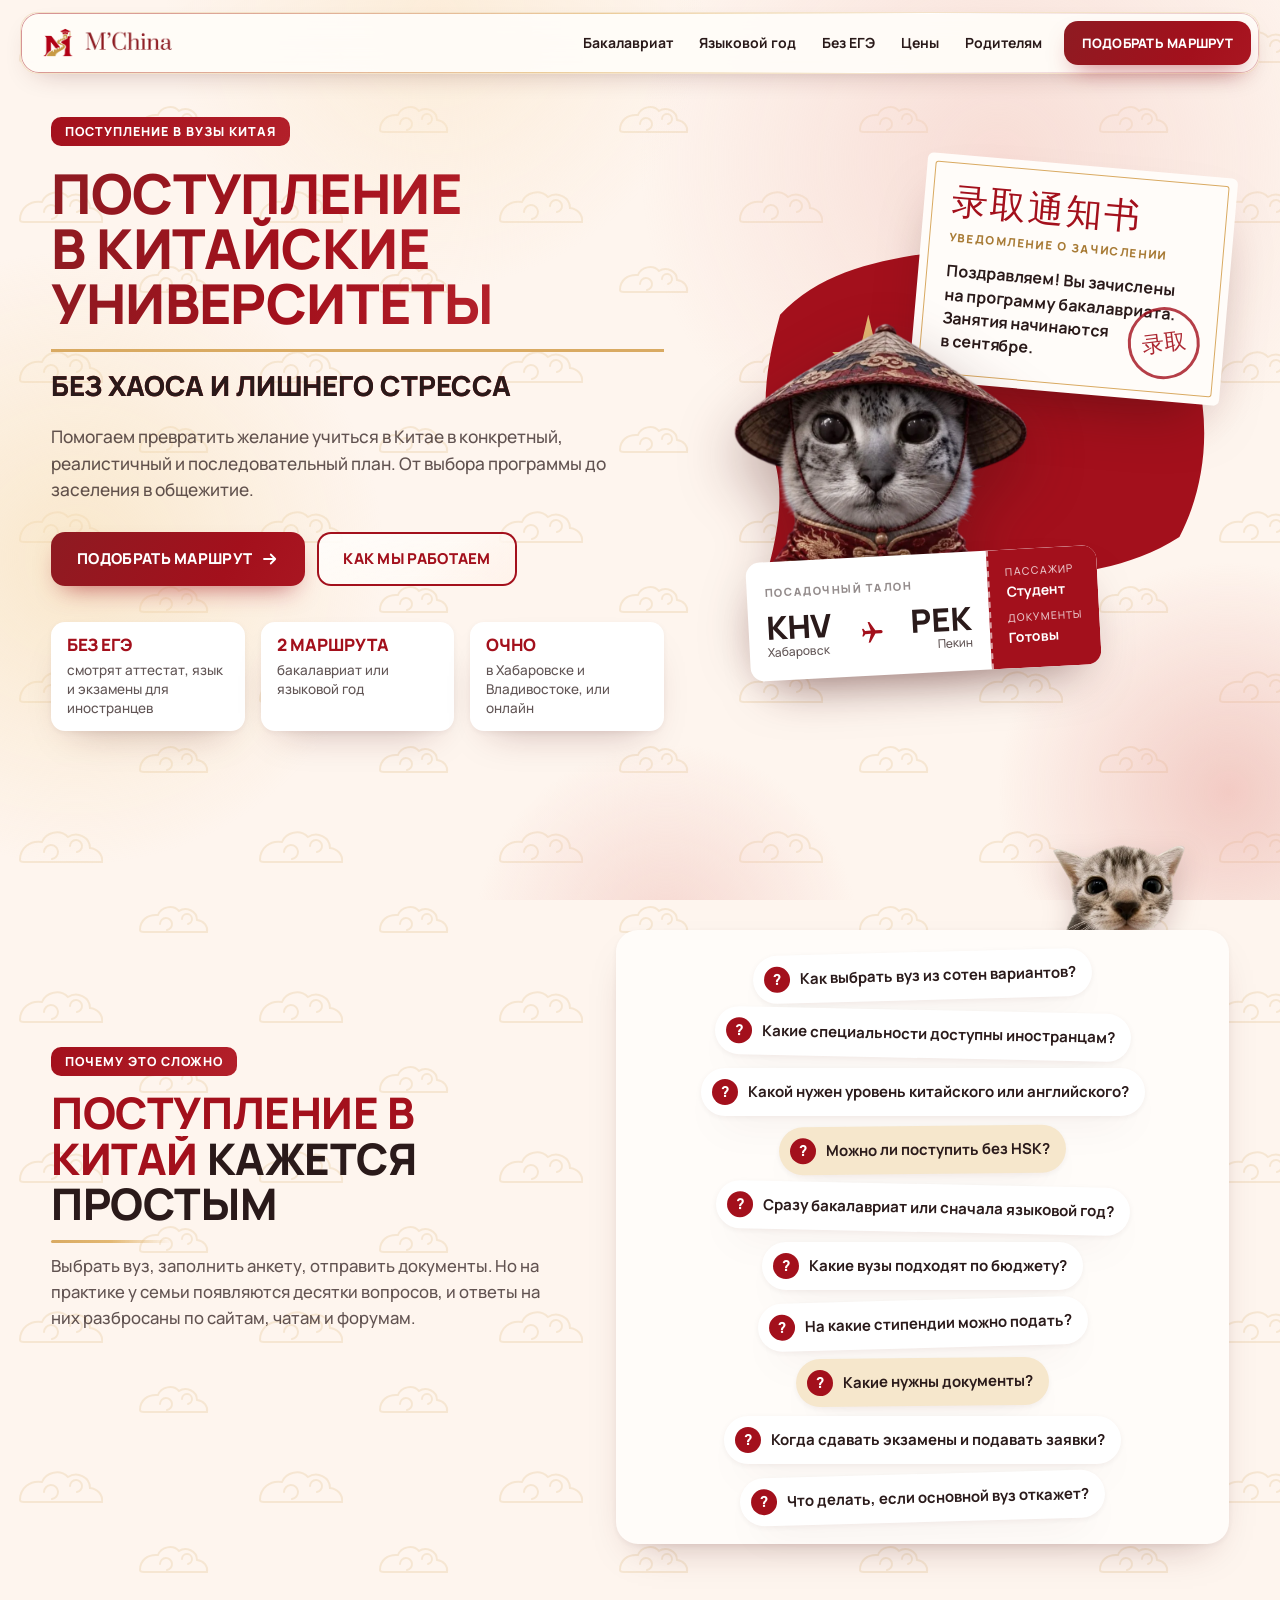
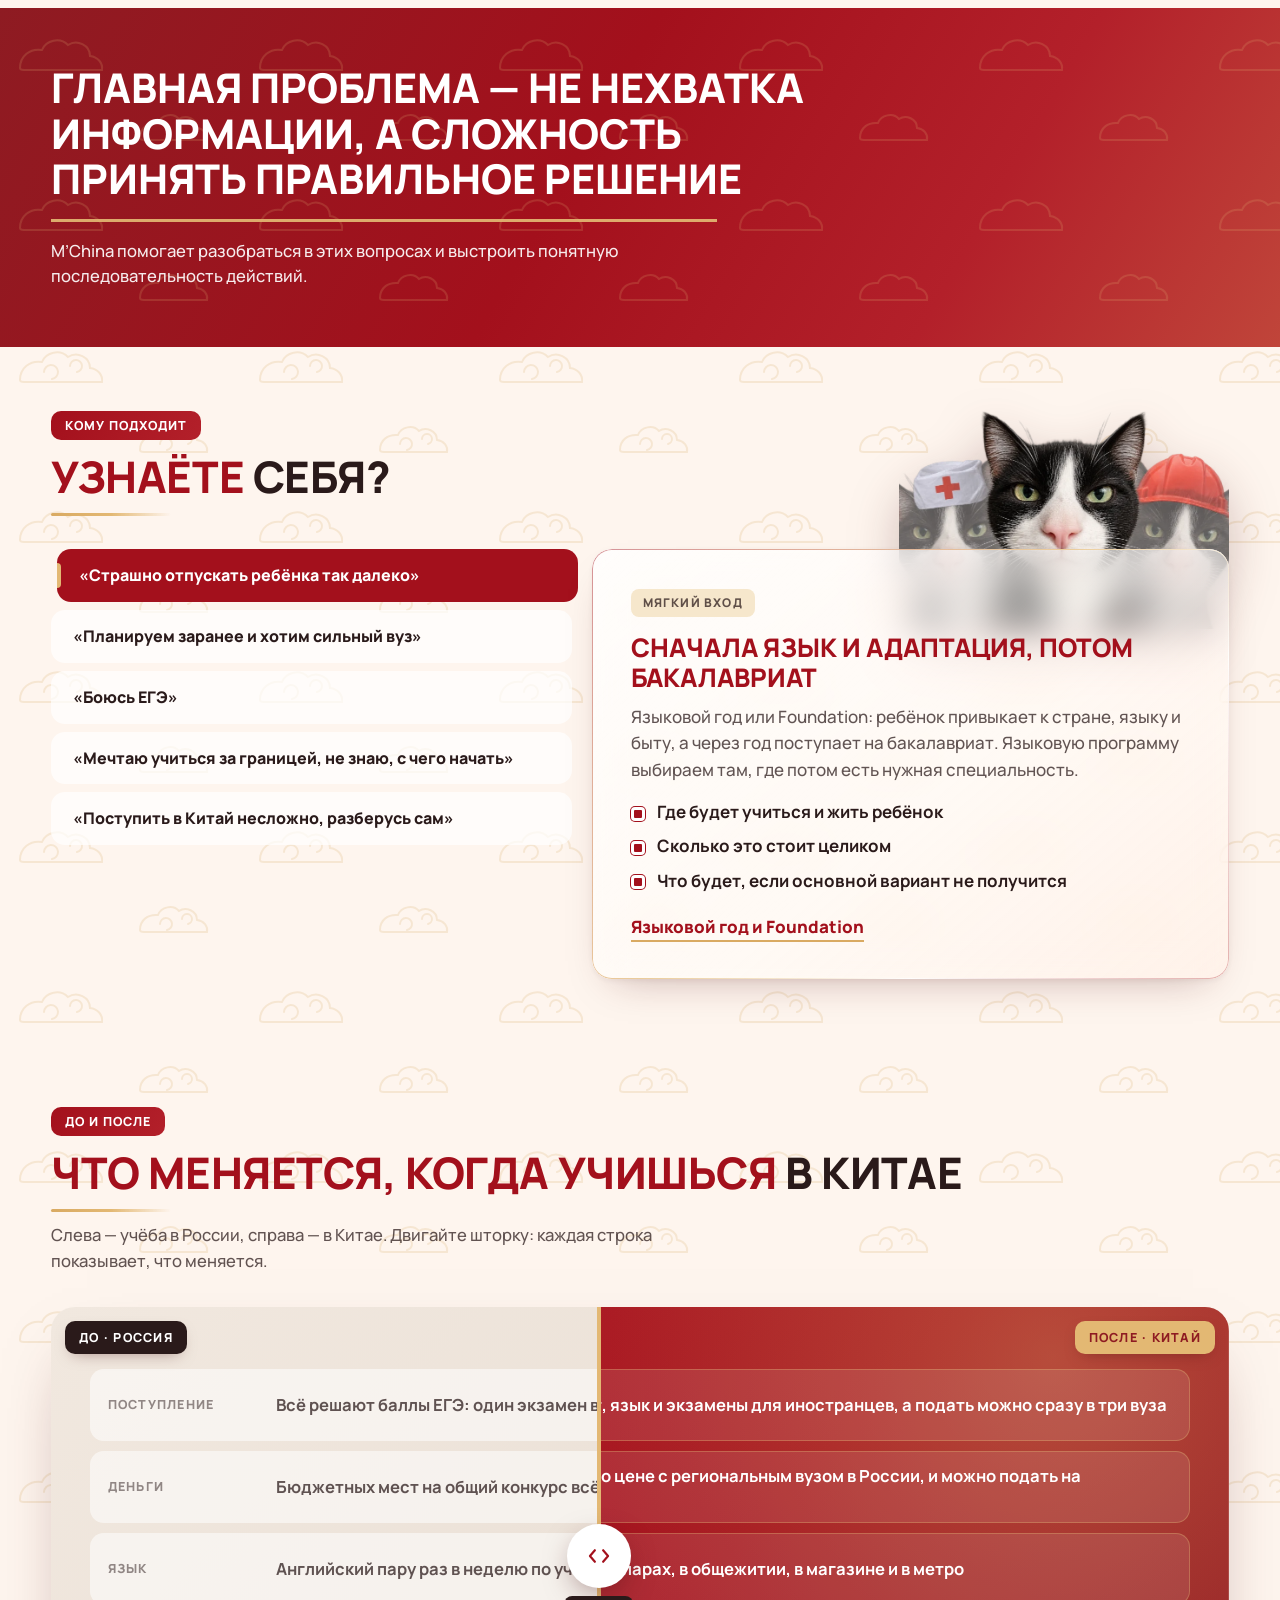
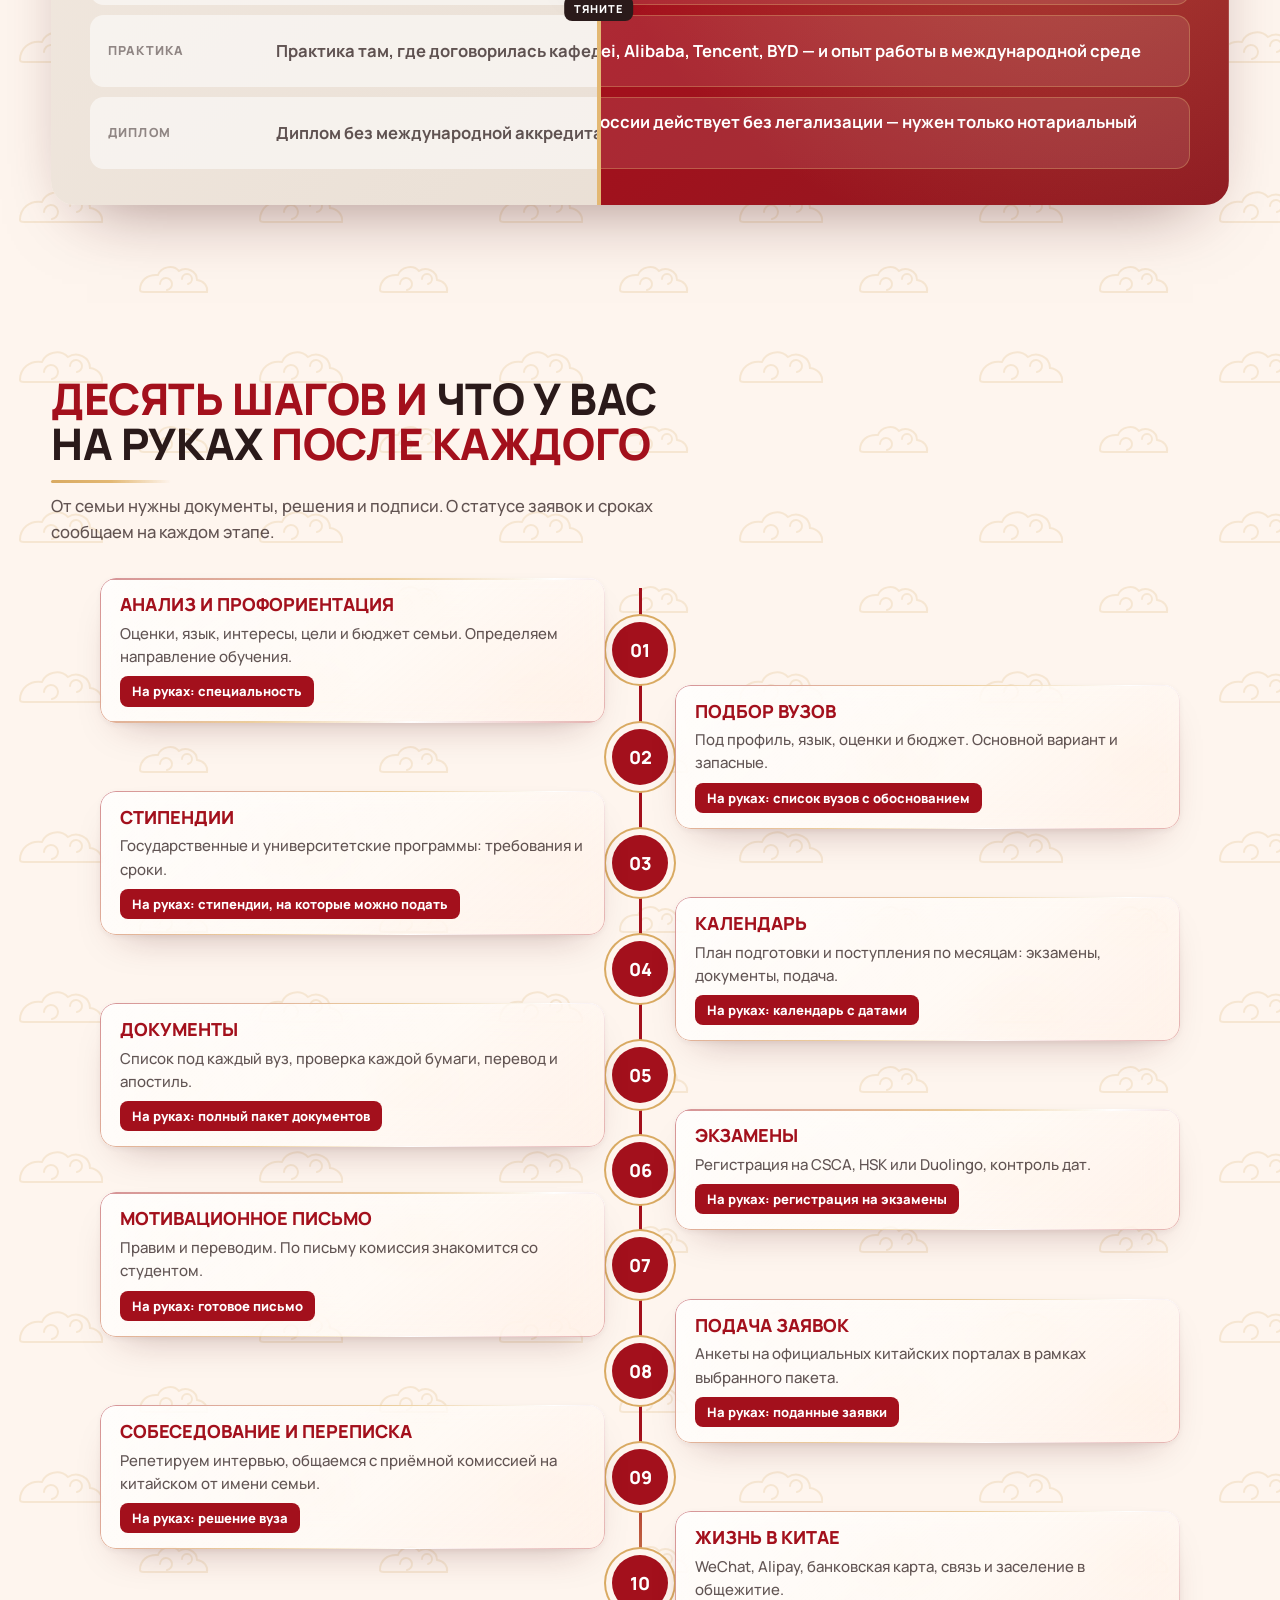
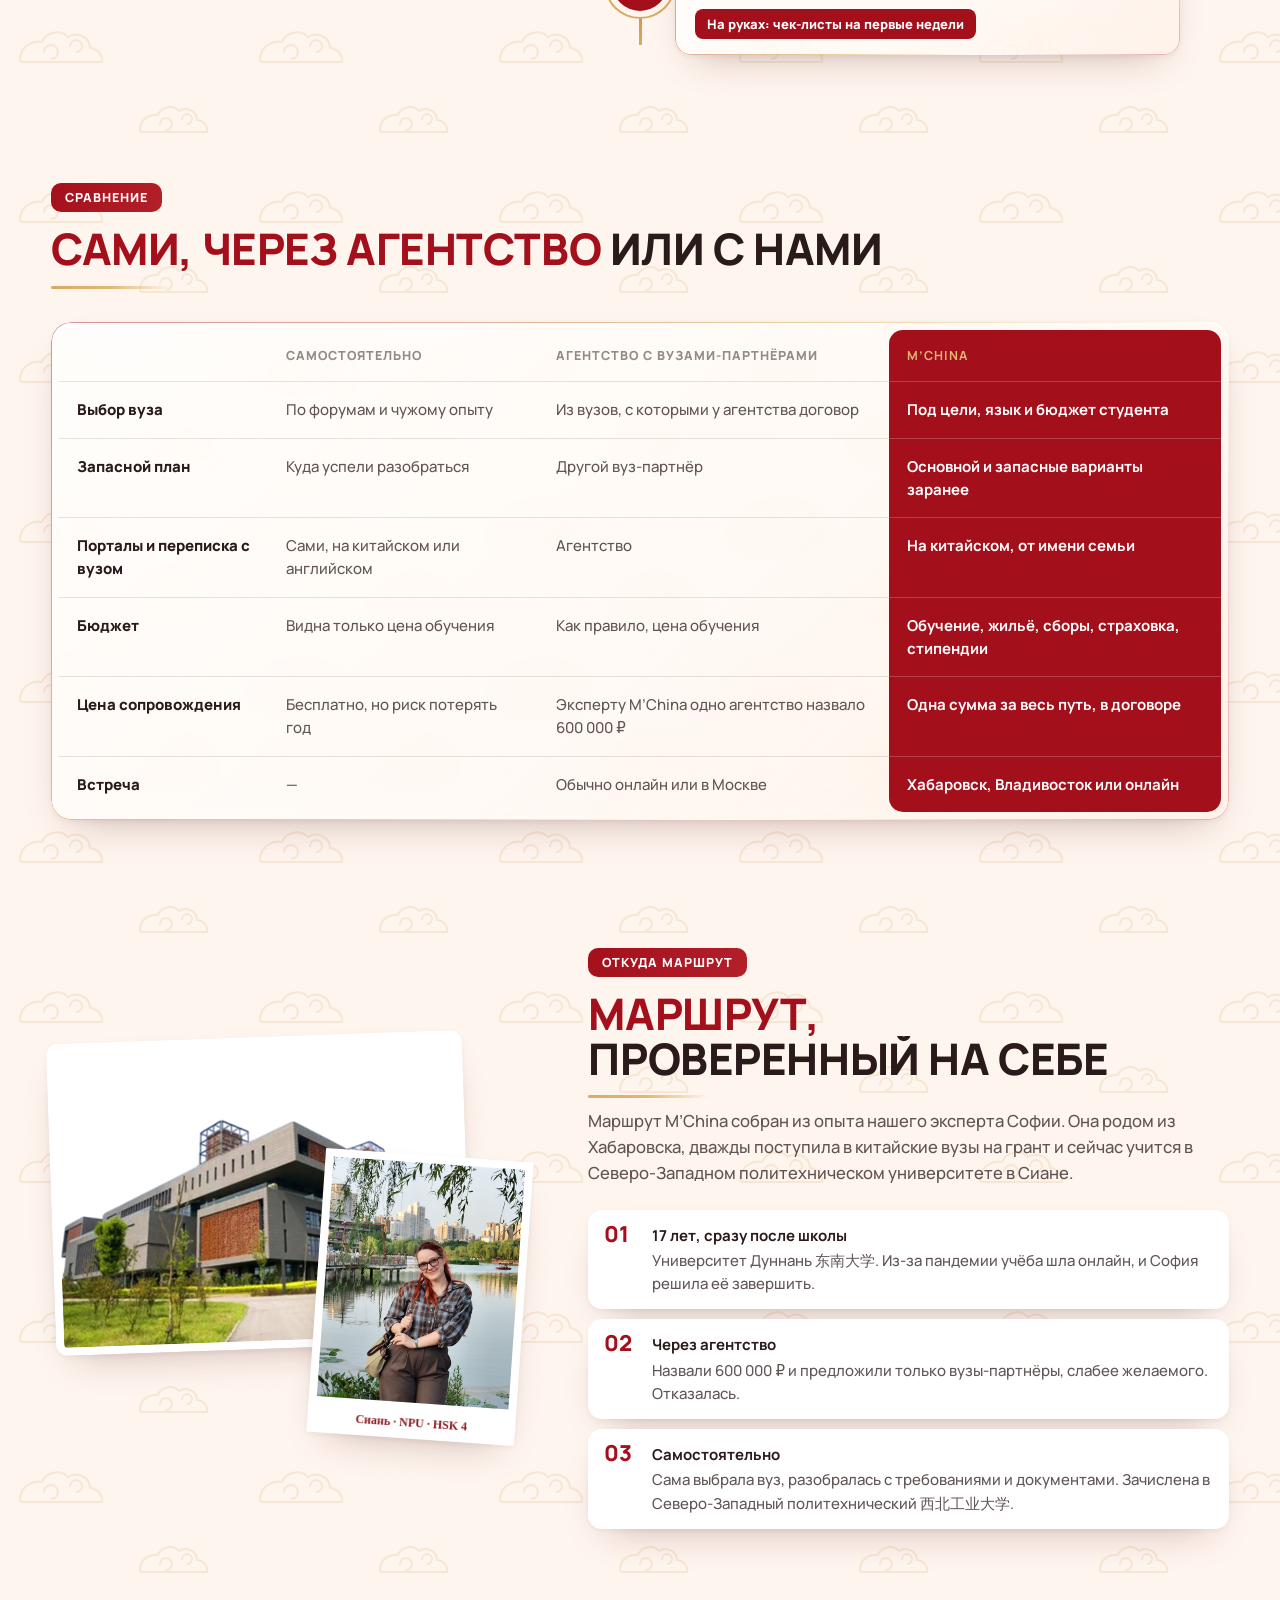
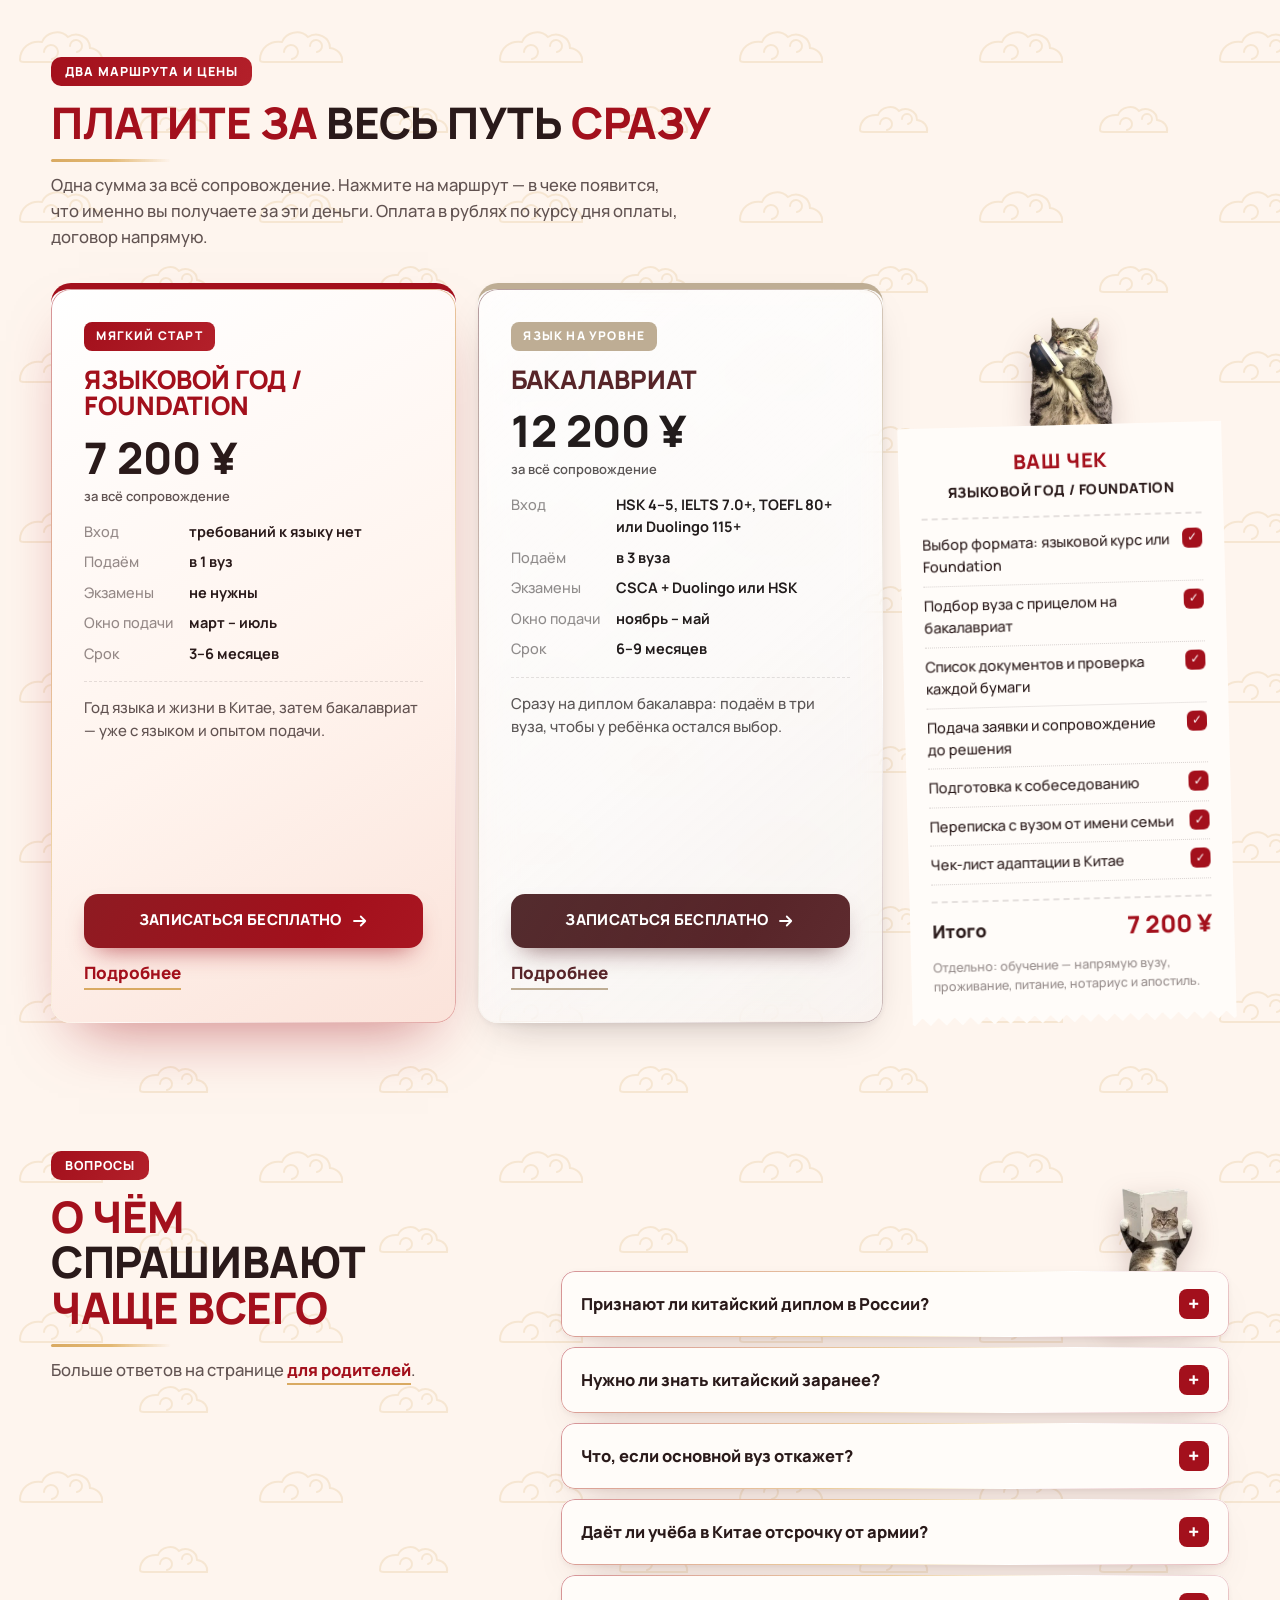
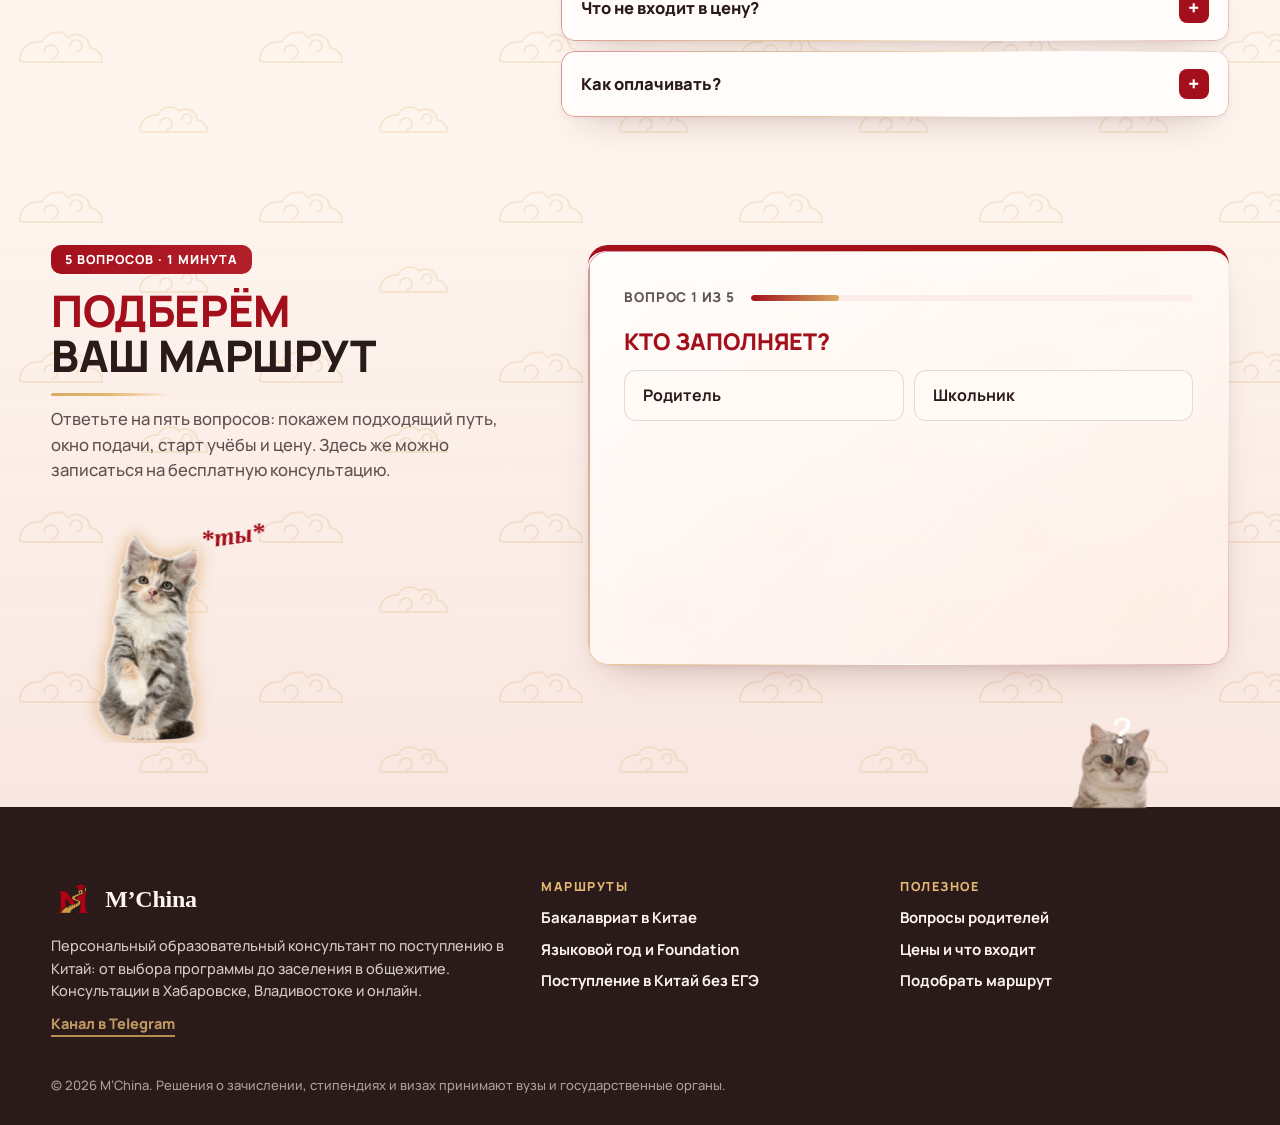
<file: index.html>
<!doctype html>
<html lang="ru">
<head>
<meta charset="utf-8">
<meta name="viewport" content="width=device-width, initial-scale=1, viewport-fit=cover">
<title>M’China — поступление в китайские университеты без хаоса и лишнего стресса</title>
<meta name="description" content="Персональный консультант по поступлению в Китай: бакалавриат и языковой год. Подбираем программу под студента, строим основной и запасные варианты, считаем весь бюджет семьи. Цена сопровождения заранее.">
<meta name="theme-color" content="#B5141D">
<meta name="robots" content="noindex, nofollow">
<meta property="og:title" content="M’China — поступление в китайские университеты без хаоса и лишнего стресса">
<meta property="og:description" content="Персональный консультант по поступлению в Китай: бакалавриат и языковой год. Подбираем программу под студента, строим основной и запасные варианты, считаем весь бюджет семьи. Цена сопровождения заранее.">
<meta property="og:type" content="website">
<link rel="icon" href="data:image/svg+xml,%3Csvg xmlns='http://www.w3.org/2000/svg' viewBox='-36 -40 72 50'%3E%3Cg fill='%230F8A5A'%3E%3Cpath d='M0 4C9-6 9-22 0-34C-9-22-9-6 0 4Z'/%3E%3Cpath transform='rotate(-36)' d='M0 4C8-5 8-19 0-29C-8-19-8-5 0 4Z'/%3E%3Cpath transform='rotate(36)' d='M0 4C8-5 8-19 0-29C-8-19-8-5 0 4Z'/%3E%3C/g%3E%3C/svg%3E">
<link rel="preload" href="assets/fonts/Manrope-800-cyrillic.woff2" as="font" type="font/woff2" crossorigin>
<link rel="stylesheet" href="assets/site.css">
<script>document.documentElement.classList.add('js')</script>
</head>
<body class="page-index">
<svg width="0" height="0" style="position:absolute" aria-hidden="true" focusable="false">
  <symbol id="i-lotus" viewBox="-36 -36 72 42">
    <path d="M0 4C9-6 9-22 0-34C-9-22-9-6 0 4Z"/>
    <path transform="rotate(-36)" opacity=".8" d="M0 4C8-5 8-19 0-29C-8-19-8-5 0 4Z"/>
    <path transform="rotate(36)" opacity=".8" d="M0 4C8-5 8-19 0-29C-8-19-8-5 0 4Z"/>
    <path transform="rotate(-70)" opacity=".55" d="M0 4C6-4 6-14 0-22C-6-14-6-4 0 4Z"/>
    <path transform="rotate(70)" opacity=".55" d="M0 4C6-4 6-14 0-22C-6-14-6-4 0 4Z"/>
  </symbol>
  <symbol id="i-arr" viewBox="0 0 24 24"><path d="M4 12h15M13 6l6 6-6 6" fill="none" stroke="currentColor" stroke-width="2.4" stroke-linecap="round" stroke-linejoin="round"/></symbol>
  <symbol id="i-check" viewBox="0 0 24 24"><path d="M5 12.5l4.5 4.5L19 7.5" fill="none" stroke="currentColor" stroke-width="2.6" stroke-linecap="round" stroke-linejoin="round"/></symbol>
  <symbol id="i-plane" viewBox="0 0 24 24"><path d="M21 15.5v-1.7l-8-5V3.6a1.5 1.5 0 0 0-3 0v5.2l-8 5v1.7l8-2.5v5.2l-2 1.5V21l3.5-1 3.5 1v-1.3l-2-1.5V13z"/></symbol>
</svg>

<a class="skip" href="#main">К содержанию</a>
<div class="bgfx" aria-hidden="true"><i class="blob"></i><i class="blob"></i><i class="blob"></i><i class="blob"></i><i class="blob"></i></div>
<header class="nav glass" id="nav">
  <a class="logo" href="#top" aria-label="M’China, на главную"><img class="logo__img" src="assets/img/logotip.webp" alt="M’China" width="153" height="47"></a>
  <ul class="nav__links" id="nav-links">
    <li><a href="bakalavriat.html" data-nav="bakalavriat">Бакалавриат</a></li>
    <li><a href="yazykovoy-god.html" data-nav="yazykovoy-god">Языковой год</a></li>
    <li><a href="bez-ege.html" data-nav="bez-ege">Без ЕГЭ</a></li>
    <li><a href="#price" data-nav="price">Цены</a></li>
    <li><a href="roditelyam.html" data-nav="roditelyam">Родителям</a></li>
  </ul>
  <div class="nav__tools">
    <button class="nav__icon nav__burger" id="burger" type="button" aria-expanded="false" aria-controls="nav-links" aria-label="Открыть меню">
      <svg viewBox="0 0 24 24"><path d="M4 8h16M4 16h16"/></svg>
    </button>
    <a class="btn btn--ink" href="#quiz">Подобрать маршрут</a>
  </div>
</header>

<main id="main" tabindex="-1">

<!-- 1. Первый экран -->
<section class="hero" id="top" aria-labelledby="hero-h">
  <div class="wrap hero__grid">
    <div class="hero__text">
      <p class="eyebrow">Поступление в вузы Китая</p>
      <h1 class="h1" id="hero-h">Поступление в&nbsp;китайские университеты <span class="h1__sub">без хаоса и лишнего стресса</span></h1>
      <p class="lead">Помогаем превратить желание учиться в Китае в конкретный, реалистичный и последовательный план. От выбора программы до заселения в общежитие.</p>
      <div class="hero__cta">
        <a class="btn btn--ink" href="#quiz">Подобрать маршрут <svg class="ico"><use href="#i-arr"/></svg></a>
        <a class="btn glass" href="#steps">Как мы работаем</a>
      </div>
      <ul class="hero__facts">
        <li><b>Без ЕГЭ</b><span>смотрят аттестат, язык и экзамены для иностранцев</span></li>
        <li><b>2 маршрута</b><span>бакалавриат или языковой год</span></li>
        <li><b>Очно</b><span>в Хабаровске и Владивостоке, или онлайн</span></li>
      </ul>
    </div>

    <div class="hero__art" aria-hidden="true">
      <svg class="brush" viewBox="0 0 600 420" preserveAspectRatio="none"><path d="M40 120C120 60 260 70 360 52c80-14 150-20 210 10 20 40-6 70-10 110 18 50 8 100-22 140-90 40-190 30-300 50-90 16-170 40-226 8C30 330 52 280 30 240 14 200 24 160 40 120z"/><path class="brush__star" d="M150 120l11 32h34l-27 20 10 32-28-20-28 20 10-32-27-20h34z"/></svg>
      <img class="hero__cat" src="assets/img/kot-shlyapa.webp" alt="Котик M’China в китайской шляпе" width="380" height="380">
      <div class="letter">
        <p class="letter__han" lang="zh">录取通知书</p>
        <p class="letter__ru">Уведомление о зачислении</p>
        <p class="letter__txt">Поздравляем! Вы зачислены на программу бакалавриата. Занятия начинаются в&nbsp;сентябре.</p>
        <span class="letter__lines"><i></i><i></i><i></i></span>
        <span class="letter__seal" lang="zh">录取</span>
      </div>
      <div class="ticket">
        <div class="ticket__main">
          <span class="ticket__top">Посадочный талон</span>
          <div class="ticket__route"><span><b>KHV</b>Хабаровск</span><svg class="ico"><use href="#i-plane"/></svg><span><b>PEK</b>Пекин</span></div>
        </div>
        <div class="ticket__stub"><span>Пассажир</span><b>Студент</b><span>Документы</span><b>Готовы</b></div>
      </div>
    </div>
  </div>
</section>

<!-- 2. Проблема (брошюра, раздел 3) -->
<section class="sec problem" id="problem" aria-labelledby="problem-h">
  <div class="wrap problem__grid">
    <div class="sec__head">
      <p class="eyebrow" data-reveal>Почему это сложно</p>
      <h2 class="h2 rw" id="problem-h">Поступление в Китай <em>кажется простым</em></h2>
      <p class="sec__lead" data-reveal>Выбрать вуз, заполнить анкету, отправить документы. Но на практике у семьи появляются десятки вопросов, и ответы на них разбросаны по сайтам, чатам и форумам.</p>
    </div>
    <div class="qwrap">
    <img class="peek qcat" src="assets/img/kot-glaza.webp" alt="" width="240" height="218" loading="lazy">
    <ul class="qcloud" data-reveal>
      <li>Как выбрать вуз из сотен вариантов?</li>
      <li>Какие специальности доступны иностранцам?</li>
      <li>Какой нужен уровень китайского или английского?</li>
      <li>Можно ли поступить без HSK?</li>
      <li>Сразу бакалавриат или сначала языковой год?</li>
      <li>Какие вузы подходят по бюджету?</li>
      <li>На какие стипендии можно подать?</li>
      <li>Какие нужны документы?</li>
      <li>Когда сдавать экзамены и подавать заявки?</li>
      <li>Что делать, если основной вуз откажет?</li>
    </ul>
    </div>
  </div>
</section>
<section class="band" aria-label="Главная мысль">
  <div class="wrap band__in" data-reveal>
    <p class="band__big">Главная проблема — не нехватка информации, а&nbsp;сложность принять правильное решение</p>
    <p class="band__small">M’China помогает разобраться в этих вопросах и выстроить понятную последовательность действий.</p>
  </div>
</section>

<!-- 3. Узнаёте себя? — вкладки по типажам из таблицы маркетинга -->
<section class="sec" id="who" tabindex="-1" aria-labelledby="who-h">
  <div class="wrap">
    <div class="sec__head">
      <p class="eyebrow" data-reveal>Кому подходит</p>
      <h2 class="h2 rw" id="who-h">Узнаёте <em>себя?</em></h2>
    </div>
    <img class="who__cats" src="assets/img/koty-trio.webp" alt="Три котика в шляпах врача, инженера и строителя" width="380" height="286" loading="lazy">
    <div class="tabs" data-reveal>
      <div class="tabs__list" role="tablist" aria-label="Ситуации семей">
        <button class="tabs__tab" role="tab" id="t1" aria-controls="p1" aria-selected="true">«Страшно отпускать ребёнка так далеко»</button>
        <button class="tabs__tab" role="tab" id="t2" aria-controls="p2" aria-selected="false" tabindex="-1">«Планируем заранее и хотим сильный вуз»</button>
        <button class="tabs__tab" role="tab" id="t3" aria-controls="p3" aria-selected="false" tabindex="-1">«Боюсь ЕГЭ»</button>
        <button class="tabs__tab" role="tab" id="t4" aria-controls="p4" aria-selected="false" tabindex="-1">«Мечтаю учиться за границей, не знаю, с чего начать»</button>
        <button class="tabs__tab" role="tab" id="t5" aria-controls="p5" aria-selected="false" tabindex="-1">«Поступить в Китай несложно, разберусь сам»</button>
      </div>
      <div class="tabs__panels">
        <div class="tabs__panel glass" role="tabpanel" id="p1" aria-labelledby="t1" tabindex="0">
          <p class="tabs__k">Мягкий вход</p>
          <h3>Сначала язык и адаптация, потом бакалавриат</h3>
          <p>Языковой год или Foundation: ребёнок привыкает к стране, языку и быту, а через год поступает на бакалавриат. Языковую программу выбираем там, где потом есть нужная специальность.</p>
          <ul class="mini"><li>Где будет учиться и жить ребёнок</li><li>Сколько это стоит целиком</li><li>Что будет, если основной вариант не получится</li></ul>
          <a class="link" href="yazykovoy-god.html">Языковой год и Foundation</a>
        </div>
        <div class="tabs__panel glass" role="tabpanel" id="p2" aria-labelledby="t2" tabindex="0" hidden>
          <p class="tabs__k">Стратегия на 1–2 года</p>
          <h3>План от языка до заявки в сильный вуз</h3>
          <p>Разбираемся с экзаменами CSCA и HSK, требованиями вузов, мотивационным письмом и стипендиями. Формируем основной и запасные варианты заранее, а не в последний месяц.</p>
          <ul class="mini"><li>Календарь подготовки и подачи</li><li>Требования к документам и экзаменам</li><li>Стипендии, на которые можно подать</li></ul>
          <a class="link" href="bakalavriat.html">Бакалавриат в Китае</a>
        </div>
        <div class="tabs__panel glass" role="tabpanel" id="p3" aria-labelledby="t3" tabindex="0" hidden>
          <p class="tabs__k">Другой путь</p>
          <h3>Вузы Китая не принимают по баллам ЕГЭ</h3>
          <p>Смотрят аттестат, язык и экзамены для иностранцев. К ним готовимся по плану, без ощущения, что всё решает один день в году.</p>
          <ul class="mini"><li>Что нужно вместо баллов</li><li>Сколько времени на язык</li><li>Какой маршрут реалистичен</li></ul>
          <a class="link" href="bez-ege.html">Поступление в Китай без ЕГЭ</a>
        </div>
        <div class="tabs__panel glass" role="tabpanel" id="p4" aria-labelledby="t4" tabindex="0" hidden>
          <p class="tabs__k">Мечта → план</p>
          <h3>Что делать, когда и в каком порядке</h3>
          <p>Начинаем с анализа ситуации: оценки, язык, интересы, бюджет. Дальше — десять шагов от профориентации до заселения в общежитие.</p>
          <ul class="mini"><li>Подходящие направления</li><li>Вузы под цели и бюджет</li><li>Понятная последовательность шагов</li></ul>
          <a class="link" href="#steps">Посмотреть шаги</a>
        </div>
        <div class="tabs__panel glass" role="tabpanel" id="p5" aria-labelledby="t5" tabindex="0" hidden>
          <p class="tabs__k">Без потерянного года</p>
          <h3>Ошибки стоят времени и денег</h3>
          <p>Чаще всего теряют год на пропущенном сроке, неполном пакете документов или программе, после которой нельзя поступить на нужную специальность. Сроки и требования держим под контролем.</p>
          <ul class="mini"><li>Дедлайны по каждому вузу</li><li>Проверка документов</li><li>Запасные варианты</li></ul>
          <a class="link" href="#quiz">Проверить свой маршрут</a>
        </div>
      </div>
    </div>
  </div>
</section>

<!-- 4. До / После: обе версии в одних строках, шторка превращает «как сейчас» в «как будет» -->
<section class="sec cmp-ba" id="compare-life" tabindex="-1" aria-labelledby="ba-h">
  <div class="wrap">
    <div class="sec__head">
      <p class="eyebrow" data-reveal>До и после</p>
      <h2 class="h2 rw" id="ba-h">Что меняется, когда учишься <em>в Китае</em></h2>
      <p class="sec__lead" data-reveal>Слева — учёба в России, справа — в Китае. Двигайте шторку: каждая строка показывает, что меняется.</p>
    </div>
    <div class="ba" id="ba" style="--pos:50%" data-reveal>
      <span class="ba__side ba__side--l" aria-hidden="true">До · Россия</span>
      <span class="ba__side ba__side--r" aria-hidden="true">После · Китай</span>
      <div class="ba__layer ba__before">
        <ul class="ba__list" aria-label="До: учёба в России">
          <li><span class="ba__k">Поступление</span><span class="ba__t">Всё решают баллы ЕГЭ: один экзамен в июне — и бюджетное место либо есть, либо нет</span></li>
          <li><span class="ba__k">Деньги</span><span class="ba__t">Бюджетных мест на общий конкурс всё меньше, платное обучение в сильном вузе — дорого</span></li>
          <li><span class="ba__k">Язык</span><span class="ba__t">Английский пару раз в неделю по учебнику, китайского нет совсем</span></li>
          <li><span class="ba__k">Практика</span><span class="ba__t">Практика там, где договорилась кафедра, часто формально</span></li>
          <li><span class="ba__k">Диплом</span><span class="ba__t">Диплом без международной аккредитации: Россия вышла из Болонского процесса в 2022 году</span></li>
        </ul>
      </div>
      <div class="ba__layer ba__after" aria-hidden="false">
        <ul class="ba__list" aria-label="После: учёба в Китае">
          <li><span class="ba__k">Поступление</span><span class="ba__t">Баллы ЕГЭ не нужны: смотрят аттестат, язык и экзамены для иностранцев, а подать можно сразу в три вуза</span></li>
          <li><span class="ba__k">Деньги</span><span class="ba__t">Год в сильном вузе Китая сопоставим по цене с региональным вузом в России, и можно подать на стипендии</span></li>
          <li><span class="ba__k">Язык</span><span class="ba__t">Китайский и английский каждый день: на парах, в общежитии, в магазине и в метро</span></li>
          <li><span class="ba__k">Практика</span><span class="ba__t">Стажировки в компаниях Китая — Huawei, Alibaba, Tencent, BYD — и опыт работы в международной среде</span></li>
          <li><span class="ba__k">Диплом</span><span class="ba__t">Диплом вуза из мировых рейтингов. В России действует без легализации — нужен только нотариальный перевод</span></li>
        </ul>
      </div>
      <div class="ba__handle" role="slider" tabindex="0" aria-label="Шторка: учёба в России или в Китае" aria-valuemin="0" aria-valuemax="100" aria-valuenow="50" aria-valuetext="видно обе части">
        <span class="ba__knob"><svg viewBox="0 0 34 34"><path d="M12 10l-6 7 6 7M22 10l6 7-6 7"/></svg></span>
        <span class="ba__pull">Тяните</span>
      </div>
    </div>
  </div>
</section>

<!-- 6. Десять шагов — зигзаг по красной линии -->
<section class="sec steps-sec" id="steps" tabindex="-1" aria-labelledby="steps-h">
  <div class="wrap">
    <div class="sec__head">
      <p class="eyebrow" data-reveal>Как идёт работа</p>
      <h2 class="h2 rw" id="steps-h">Десять шагов и <em>что у вас на руках</em> после каждого</h2>
      <p class="sec__lead" data-reveal>От семьи нужны документы, решения и подписи. О статусе заявок и сроках сообщаем на каждом этапе.</p>
    </div>
    <ol class="zig">
      <li data-reveal><span class="zig__n">01</span><div class="zig__card glass"><h3>Анализ и профориентация</h3><p>Оценки, язык, интересы, цели и бюджет семьи. Определяем направление обучения.</p><p class="zig__out">На руках: специальность</p></div></li>
      <li data-reveal><span class="zig__n">02</span><div class="zig__card glass"><h3>Подбор вузов</h3><p>Под профиль, язык, оценки и бюджет. Основной вариант и запасные.</p><p class="zig__out">На руках: список вузов с обоснованием</p></div></li>
      <li data-reveal><span class="zig__n">03</span><div class="zig__card glass"><h3>Стипендии</h3><p>Государственные и университетские программы: требования и сроки.</p><p class="zig__out">На руках: стипендии, на которые можно подать</p></div></li>
      <li data-reveal><span class="zig__n">04</span><div class="zig__card glass"><h3>Календарь</h3><p>План подготовки и поступления по месяцам: экзамены, документы, подача.</p><p class="zig__out">На руках: календарь с датами</p></div></li>
      <li data-reveal><span class="zig__n">05</span><div class="zig__card glass"><h3>Документы</h3><p>Список под каждый вуз, проверка каждой бумаги, перевод и апостиль.</p><p class="zig__out">На руках: полный пакет документов</p></div></li>
      <li data-reveal><span class="zig__n">06</span><div class="zig__card glass"><h3>Экзамены</h3><p>Регистрация на CSCA, HSK или Duolingo, контроль дат.</p><p class="zig__out">На руках: регистрация на экзамены</p></div></li>
      <li data-reveal><span class="zig__n">07</span><div class="zig__card glass"><h3>Мотивационное письмо</h3><p>Правим и переводим. По письму комиссия знакомится со студентом.</p><p class="zig__out">На руках: готовое письмо</p></div></li>
      <li data-reveal><span class="zig__n">08</span><div class="zig__card glass"><h3>Подача заявок</h3><p>Анкеты на официальных китайских порталах в рамках выбранного пакета.</p><p class="zig__out">На руках: поданные заявки</p></div></li>
      <li data-reveal><span class="zig__n">09</span><div class="zig__card glass"><h3>Собеседование и переписка</h3><p>Репетируем интервью, общаемся с приёмной комиссией на китайском от имени семьи.</p><p class="zig__out">На руках: решение вуза</p></div></li>
      <li data-reveal><span class="zig__n">10</span><div class="zig__card glass"><h3>Жизнь в Китае</h3><p>WeChat, Alipay, банковская карта, связь и заселение в общежитие.</p><p class="zig__out">На руках: чек-листы на первые недели</p></div></li>
    </ol>
  </div>
</section>

<!-- 9. Сравнение -->
<section class="sec" id="compare" tabindex="-1" aria-labelledby="cmp-h">
  <div class="wrap">
    <div class="sec__head">
      <p class="eyebrow" data-reveal>Сравнение</p>
      <h2 class="h2 rw" id="cmp-h">Сами, через агентство <em>или с нами</em></h2>
    </div>
    <div class="cmp glass" data-reveal>
      <table>
        <thead><tr><th scope="col"><span class="sr-only">Что сравниваем</span></th><th scope="col">Самостоятельно</th><th scope="col">Агентство с вузами-партнёрами</th><th scope="col" class="cmp__us">M’China</th></tr></thead>
        <tbody>
          <tr><th scope="row">Выбор вуза</th><td data-label="Самостоятельно">По форумам и чужому опыту</td><td data-label="Агентство с вузами-партнёрами">Из вузов, с которыми у агентства договор</td><td data-label="M’China" class="cmp__us">Под цели, язык и бюджет студента</td></tr>
          <tr><th scope="row">Запасной план</th><td data-label="Самостоятельно">Куда успели разобраться</td><td data-label="Агентство с вузами-партнёрами">Другой вуз-партнёр</td><td data-label="M’China" class="cmp__us">Основной и запасные варианты заранее</td></tr>
          <tr><th scope="row">Порталы и переписка с вузом</th><td data-label="Самостоятельно">Сами, на китайском или английском</td><td data-label="Агентство с вузами-партнёрами">Агентство</td><td data-label="M’China" class="cmp__us">На китайском, от имени семьи</td></tr>
          <tr><th scope="row">Бюджет</th><td data-label="Самостоятельно">Видна только цена обучения</td><td data-label="Агентство с вузами-партнёрами">Как правило, цена обучения</td><td data-label="M’China" class="cmp__us">Обучение, жильё, сборы, страховка, стипендии</td></tr>
          <tr><th scope="row">Цена сопровождения</th><td data-label="Самостоятельно">Бесплатно, но риск потерять год</td><td data-label="Агентство с вузами-партнёрами">Эксперту M’China одно агентство назвало 600 000 ₽</td><td data-label="M’China" class="cmp__us">Одна сумма за весь путь, в договоре</td></tr>
          <tr><th scope="row">Встреча</th><td data-label="Самостоятельно">—</td><td data-label="Агентство с вузами-партнёрами">Обычно онлайн или в Москве</td><td data-label="M’China" class="cmp__us">Хабаровск, Владивосток или онлайн</td></tr>
        </tbody>
      </table>
    </div>
  </div>
</section>

<!-- 10. Откуда маршрут -->
<section class="sec origin" id="origin" tabindex="-1" aria-labelledby="origin-h">
  <div class="wrap origin__grid">
    <div class="origin__pics" data-reveal>
    <img class="origin__npu" src="assets/img/npu.webp" alt="Северо-Западный политехнический университет, Сиань" width="480" height="355" loading="lazy">
    <figure class="origin__photo">
      <img src="assets/img/sofia.jpg" alt="София в Сиане" width="720" height="1280" loading="lazy">
      <figcaption>Сиань · NPU · HSK 4</figcaption>
    </figure>
    </div>
    <div>
      <p class="eyebrow" data-reveal>Откуда маршрут</p>
      <h2 class="h2 rw" id="origin-h">Маршрут, <em>проверенный на себе</em></h2>
      <p class="sec__lead" data-reveal>Маршрут M’China собран из опыта нашего эксперта Софии. Она родом из Хабаровска, дважды поступила в китайские вузы на грант и сейчас учится в Северо-Западном политехническом университете в Сиане.</p>
      <ol class="tries" data-reveal>
        <li><b>17 лет, сразу после школы</b>Университет Дуннань <span lang="zh">东南大学</span>. Из-за пандемии учёба шла онлайн, и София решила её завершить.</li>
        <li><b>Через агентство</b>Назвали 600 000 ₽ и предложили только вузы-партнёры, слабее желаемого. Отказалась.</li>
        <li><b>Самостоятельно</b>Сама выбрала вуз, разобралась с требованиями и документами. Зачислена в Северо-Западный политехнический <span lang="zh">西北工业大学</span>.</li>
      </ol>
    </div>
  </div>
</section>

<!-- 11. Цены — ближе к концу -->
<section class="sec price" id="routes" tabindex="-1" aria-labelledby="routes-h">
  <span class="anchor" id="price"></span>
  <div class="wrap">
    <div class="sec__head">
      <p class="eyebrow" data-reveal>Два маршрута и цены</p>
      <h2 class="h2 rw" id="routes-h">Платите за <em>весь путь</em> сразу</h2>
      <p class="sec__lead" data-reveal>Одна сумма за всё сопровождение. Нажмите на маршрут — в чеке появится, что именно вы получаете за эти деньги. Оплата в рублях по курсу дня оплаты, договор напрямую.</p>
    </div>
    <div class="plans" id="plans">
      <article class="plan plan--lang glass is-active" data-plan="lang" data-reveal>
        <button class="plan__pick" type="button" aria-pressed="true">Показать чек: языковой год</button>
        <span class="plan__tag">Мягкий старт</span>
        <h3>Языковой год / Foundation</h3>
        <p class="plan__price"><span data-price="lang">7 200</span> ¥<small>за всё сопровождение</small></p>
        <dl>
          <dt>Вход</dt><dd>требований к языку нет</dd>
          <dt>Подаём</dt><dd>в 1 вуз</dd>
          <dt>Экзамены</dt><dd>не нужны</dd>
          <dt>Окно подачи</dt><dd>март – июль</dd>
          <dt>Срок</dt><dd>3–6 месяцев</dd>
        </dl>
        <p class="plan__line">Год языка и жизни в Китае, затем бакалавриат — уже с языком и опытом подачи.</p>
        <div class="plan__btns">
          <button class="btn btn--ink" type="button" data-lead="Языковой год / Foundation">Записаться бесплатно <svg class="ico"><use href="#i-arr"/></svg></button>
          <a class="link" href="yazykovoy-god.html">Подробнее</a>
        </div>
      </article>
      <article class="plan plan--bach glass" data-plan="bach" data-reveal style="--rd:.1s">
        <button class="plan__pick" type="button" aria-pressed="false">Показать чек: бакалавриат</button>
        <span class="plan__tag">Язык на уровне</span>
        <h3>Бакалавриат</h3>
        <p class="plan__price"><span data-price="bach">12 200</span> ¥<small>за всё сопровождение</small></p>
        <dl>
          <dt>Вход</dt><dd>HSK 4–5, IELTS 7.0+, TOEFL 80+ или Duolingo 115+</dd>
          <dt>Подаём</dt><dd>в 3 вуза</dd>
          <dt>Экзамены</dt><dd>CSCA + Duolingo или HSK</dd>
          <dt>Окно подачи</dt><dd>ноябрь – май</dd>
          <dt>Срок</dt><dd>6–9 месяцев</dd>
        </dl>
        <p class="plan__line">Сразу на диплом бакалавра: подаём в три вуза, чтобы у ребёнка остался выбор.</p>
        <div class="plan__btns">
          <button class="btn btn--ink" type="button" data-lead="Бакалавриат">Записаться бесплатно <svg class="ico"><use href="#i-arr"/></svg></button>
          <a class="link" href="bakalavriat.html">Подробнее</a>
        </div>
      </article>
      <div class="receipt-wrap" data-reveal style="--rd:.2s">
        <img class="peek peek--receipt" src="assets/img/kot-telefon.webp" alt="" width="190" height="262" loading="lazy">
        <aside class="receipt" aria-live="polite" aria-label="Пример чека">
          <p class="receipt__h">Ваш чек</p>
          <p class="receipt__sub" id="rc-name">Языковой год / Foundation</p>
          <ul id="rc-items"></ul>
          <p class="receipt__total"><span>Итого</span><b id="rc-total">7 200 ¥</b></p>
          <p class="receipt__note" id="rc-note">Отдельно: обучение — напрямую вузу, проживание, нотариус и апостиль.</p>
        </aside>
      </div>
    </div>
  </div>
</section>

<!-- 12. Вопросы -->
<section class="sec" id="faq" tabindex="-1" aria-labelledby="faq-h">
  <div class="wrap faq__grid">
    <div>
      <p class="eyebrow" data-reveal>Вопросы</p>
      <h2 class="h2 rw" id="faq-h">О чём <em>спрашивают</em> чаще всего</h2>
      <p class="sec__lead" data-reveal>Больше ответов на странице <a class="link" href="roditelyam.html">для родителей</a>.</p>
    </div>
    <div class="faq faq--cat">
      <img class="peek peek--faq" src="assets/img/kot-dokument.webp" alt="" width="190" height="286" loading="lazy">
      <details class="glass"><summary>Признают ли китайский диплом в России?</summary><p>Да. Россия и Китай с 1995 года взаимно признают документы об образовании. Китайский диплом действует в России без легализации, нужен только перевод с нотариальным заверением.</p></details>
      <details class="glass"><summary>Нужно ли знать китайский заранее?</summary><p>Для языкового года нет: язык учат на месте. Для бакалавриата нужен HSK 4–5 или английский: IELTS 7.0+, TOEFL 80+ или Duolingo 115+.</p></details>
      <details class="glass"><summary>Что, если основной вуз откажет?</summary><p>Поэтому на бакалавриат подаём сразу в три вуза и заранее готовим запасные варианты. Если не прошли никуда, остаётся языковой год и повторная подача через год, уже с языком и опытом.</p></details>
      <details class="glass"><summary>Даёт ли учёба в Китае отсрочку от армии?</summary><p>Нет. Отсрочку дают только программы с российской госаккредитацией. При выезде на учёбу больше чем на полгода можно сняться с воинского учёта, но при возвращении в Россию до 30 лет обязанность восстанавливается. Детали разберём на консультации.</p></details>
      <details class="glass"><summary>Что не входит в цену?</summary><p>Само обучение (платится вузу напрямую), проживание, питание, перевод и апостиль документов у нотариуса.</p></details>
      <details class="glass"><summary>Как оплачивать?</summary><p>В рублях по курсу юаня на день оплаты. Договор заключаем напрямую.</p></details>
    </div>
  </div>
</section>

<section class="sec quiz-sec" id="quiz" tabindex="-1" aria-labelledby="quiz-h">
  <div class="wrap quiz__grid">
    <div class="quiz__intro">
      <p class="eyebrow">5 вопросов · 1 минута</p>
      <h2 class="h2 rw" id="quiz-h">Подберём <em>ваш маршрут</em></h2>
      <p class="sec__lead">Ответьте на пять вопросов: покажем подходящий путь, окно подачи, старт учёбы и цену. Здесь же можно записаться на бесплатную консультацию.</p>
      <figure class="quiz__cat" aria-hidden="true"><img src="assets/img/kotenok.webp" alt="" width="220" height="288" loading="lazy"><span>*ты*</span></figure>
    </div>

    <div class="quiz glass" id="quiz-box">
      <div class="quiz__top" aria-hidden="true">
        <span class="quiz__count">Вопрос <b id="q-n">1</b> из 5</span>
        <span class="quiz__bar"><i id="q-bar"></i></span>
      </div>

      <form id="quiz-form" novalidate>
        <fieldset class="q" data-step="1">
          <legend class="q__t" tabindex="-1">Кто заполняет?</legend>
          <div class="q__opts q__opts--2">
            <label class="opt"><input type="radio" name="who" value="parent"><span class="opt__box"><b>Родитель</b></span></label>
            <label class="opt"><input type="radio" name="who" value="student"><span class="opt__box"><b>Школьник</b></span></label>
          </div>
        </fieldset>

        <fieldset class="q" data-step="2">
          <legend class="q__t" tabindex="-1">В каком классе ребёнок сейчас?</legend>
          <div class="q__opts q__opts--2">
            <label class="opt"><input type="radio" name="grade" value="9"><span class="opt__box"><b>8–9 класс</b></span></label>
            <label class="opt"><input type="radio" name="grade" value="10"><span class="opt__box"><b>10 класс</b></span></label>
            <label class="opt"><input type="radio" name="grade" value="11"><span class="opt__box"><b>11 класс</b></span></label>
            <label class="opt"><input type="radio" name="grade" value="0"><span class="opt__box"><b>Школа окончена</b></span></label>
          </div>
        </fieldset>

        <fieldset class="q" data-step="3">
          <legend class="q__t" tabindex="-1">Что сейчас ближе всего?</legend>
          <div class="q__opts">
            <label class="opt" data-for="parent"><input type="radio" name="seg" value="anxious"><span class="opt__box"><b>Страшно отпускать ребёнка так далеко</b><small>Другая страна, язык, быт</small></span></label>
            <label class="opt" data-for="parent"><input type="radio" name="seg" value="planner"><span class="opt__box"><b>Планируем заранее: сильный вуз, может быть, грант</b><small>Думаем на 1–2 года вперёд</small></span></label>
            <label class="opt"><input type="radio" name="seg" value="ege"><span class="opt__box"><b>Страшно сдавать ЕГЭ, ищем другой путь</b><small>Не хочется, чтобы всё решил один экзамен</small></span></label>
            <label class="opt" data-for="student"><input type="radio" name="seg" value="dreamer"><span class="opt__box"><b>Мечтаю учиться за границей, не знаю, с чего начать</b><small>Нужен понятный план</small></span></label>
            <label class="opt" data-for="student"><input type="radio" name="seg" value="easy"><span class="opt__box"><b>Хочу в Китай, кажется, это несложно</b><small>Разберусь по ходу</small></span></label>
            <label class="opt"><input type="radio" name="seg" value="look"><span class="opt__box"><b>Пока просто присматриваемся</b><small>Хотим понять, что вообще возможно</small></span></label>
          </div>
        </fieldset>

        <fieldset class="q" data-step="4">
          <legend class="q__t" tabindex="-1">Что важнее, когда принимаете решение?</legend>
          <div class="q__opts">
            <label class="opt"><input type="radio" name="psy" value="facts"><span class="opt__box"><b>Подробный план и факты</b></span></label>
            <label class="opt"><input type="radio" name="psy" value="support"><span class="opt__box"><b>Человек, которому можно задать любой вопрос</b></span></label>
            <label class="opt"><input type="radio" name="psy" value="roi"><span class="opt__box"><b>Понимать, окупится ли это</b></span></label>
            <label class="opt"><input type="radio" name="psy" value="fast"><span class="opt__box"><b>Быстро и без бумажной возни</b></span></label>
            <label class="opt"><input type="radio" name="psy" value="dream"><span class="opt__box"><b>Чтобы мечта стала реальной</b></span></label>
          </div>
        </fieldset>

        <fieldset class="q" data-step="5">
          <legend class="q__t" tabindex="-1">Как с языком?</legend>
          <div class="q__opts">
            <label class="opt"><input type="radio" name="lang" value="zero"><span class="opt__box"><b>Китайского пока нет</b><small>Английский тоже не на высоком уровне</small></span></label>
            <label class="opt"><input type="radio" name="lang" value="mid"><span class="opt__box"><b>Учит, но до HSK 4 или IELTS 7.0 пока далеко</b></span></label>
            <label class="opt"><input type="radio" name="lang" value="ready"><span class="opt__box"><b>Уже HSK 4 и выше или IELTS 7.0 и выше</b><small>Либо TOEFL 80+, Duolingo 115+</small></span></label>
          </div>
        </fieldset>

        <div class="q q--result" data-step="6" aria-live="polite">
          <div class="res">
            <p class="res__kicker" tabindex="-1" id="r-kicker">Ваш маршрут</p>
            <h3 class="res__title" id="r-title">—</h3>
            <p class="res__why" id="r-why"></p>
            <dl class="res__facts">
              <dt>Сопровождение</dt><dd id="r-price">—</dd>
              <dt>Подаём</dt><dd id="r-unis">—</dd>
              <dt>Окно подачи</dt><dd id="r-win">—</dd>
              <dt>Старт учёбы</dt><dd id="r-entry">—</dd>
            </dl>
            <p class="res__seg" id="r-seg"></p>
            <p class="res__psy" id="r-psy"></p>
          </div>

          <div class="lead-box" id="lead-fields">
            <p class="lead__h">Записаться на бесплатную консультацию</p>
            <div class="row">
              <div class="field"><label for="f-name">Как вас зовут</label><input class="inp" id="f-name" name="name" autocomplete="name" aria-describedby="e-name"><p class="err" id="e-name"></p></div>
              <div class="field"><label for="f-contact">Телефон или ник</label><input class="inp" id="f-contact" name="contact" autocomplete="tel" placeholder="+7 900 000-00-00 или @ник" aria-describedby="e-contact"><p class="err" id="e-contact"></p></div>
            </div>
            <fieldset class="field fs">
              <legend class="fs-legend">Где удобнее общаться</legend>
              <div class="pills" id="f-channel">
                <label><input type="radio" name="channel" value="Telegram" checked><span>Telegram</span></label>
                <label><input type="radio" name="channel" value="MAX"><span>MAX</span></label>
                <label><input type="radio" name="channel" value="WhatsApp"><span>WhatsApp</span></label>
                <label><input type="radio" name="channel" value="Звонок"><span>Звонок</span></label>
              </div>
            </fieldset>
            <fieldset class="field fs">
              <legend class="fs-legend">Город</legend>
              <div class="pills" id="f-city" aria-describedby="e-city">
                <label><input type="radio" name="city" value="Хабаровск"><span>Хабаровск</span></label>
                <label><input type="radio" name="city" value="Владивосток"><span>Владивосток</span></label>
                <label><input type="radio" name="city" value="Другой город"><span>Другой город</span></label>
              </div>
              <p class="err" id="e-city"></p>
            </fieldset>
            <div class="field"><label class="check"><input type="checkbox" id="f-consent" name="consent" aria-describedby="e-consent"><span>Согласен на обработку персональных данных. Контакты третьим лицам не передаём.</span></label><p class="err" id="e-consent"></p></div>
            <button class="btn btn--ink lead__btn" type="submit">Записаться <svg class="ico"><use href="#i-arr"/></svg></button>
          </div>

          <div class="success" id="lead-ok" role="status" tabindex="-1" hidden>
            <svg class="ico"><use href="#i-lotus"/></svg>
            <h3>Заявка у нас</h3>
            <p id="lead-ok-text">Свяжемся в течение рабочего дня.</p>
            <p class="fine">Демо-версия страницы: отправка заявок подключается отдельно.</p>
          </div>
        </div>
      </form>

      <div class="quiz__nav">
        <button class="btn glass quiz__back" type="button" id="q-back" hidden><svg class="ico ico--back"><use href="#i-arr"/></svg>Назад</button>
        <button class="link quiz__restart" type="button" id="q-restart" hidden>Пройти заново</button>
      </div>
    </div>
  </div>
</section>

</main>
<dialog class="modal" id="lead-modal" aria-labelledby="lm-h">
  <form class="modal__box glass" id="lm-form" novalidate>
    <button class="modal__x" type="button" id="lm-close" aria-label="Закрыть">×</button>
    <div id="lm-fields">
      <p class="eyebrow">Бесплатная консультация</p>
      <h3 class="modal__h" id="lm-h">Записаться на консультацию</h3>
      <p class="modal__sub">Маршрут: <b id="lm-route">—</b>. Свяжемся в течение рабочего дня и подберём время.</p>
      <div class="row">
        <div class="field"><label for="lm-name">Как вас зовут</label><input class="inp" id="lm-name" name="name" autocomplete="name" aria-describedby="lm-e-name"><p class="err" id="lm-e-name"></p></div>
        <div class="field"><label for="lm-contact">Телефон или ник</label><input class="inp" id="lm-contact" name="contact" autocomplete="tel" placeholder="+7 900 000-00-00 или @ник" aria-describedby="lm-e-contact"><p class="err" id="lm-e-contact"></p></div>
      </div>
      <fieldset class="field fs">
        <legend class="fs-legend">Где удобнее общаться</legend>
        <div class="pills">
          <label><input type="radio" name="channel" value="Telegram" checked><span>Telegram</span></label>
          <label><input type="radio" name="channel" value="MAX"><span>MAX</span></label>
          <label><input type="radio" name="channel" value="WhatsApp"><span>WhatsApp</span></label>
          <label><input type="radio" name="channel" value="Звонок"><span>Звонок</span></label>
        </div>
      </fieldset>
      <fieldset class="field fs">
        <legend class="fs-legend">Город</legend>
        <div class="pills" id="lm-city" aria-describedby="lm-e-city">
          <label><input type="radio" name="city" value="Хабаровск"><span>Хабаровск</span></label>
          <label><input type="radio" name="city" value="Владивосток"><span>Владивосток</span></label>
          <label><input type="radio" name="city" value="Другой город"><span>Другой город</span></label>
        </div>
        <p class="err" id="lm-e-city"></p>
      </fieldset>
      <div class="field"><label class="check"><input type="checkbox" id="lm-consent" name="consent" aria-describedby="lm-e-consent"><span>Согласен на обработку персональных данных. Контакты третьим лицам не передаём.</span></label><p class="err" id="lm-e-consent"></p></div>
      <button class="btn btn--ink lead__btn" type="submit">Записаться <svg class="ico"><use href="#i-arr"/></svg></button>
    </div>
    <div class="success" id="lm-ok" role="status" tabindex="-1" hidden>
      <svg class="ico"><use href="#i-lotus"/></svg>
      <h3>Заявка у нас</h3>
      <p id="lm-ok-text">Свяжемся в течение рабочего дня.</p>
      <p class="fine">Демо-версия страницы: отправка заявок подключается отдельно.</p>
    </div>
  </form>
</dialog>

<footer class="foot">
  <img class="foot__cat" src="assets/img/kot-vyglyadyvaet.webp" alt="" width="210" height="213" loading="lazy">
  <div class="wrap foot__grid">
    <div>
      <a class="logo foot__logo" href="#top"><img class="logo__znak" src="assets/img/znak.webp" alt="" width="44" height="44"><span class="logo__word">M’China</span></a>
      <p class="foot__txt">Персональный образовательный консультант по поступлению в Китай: от выбора программы до заселения в общежитие. Консультации в Хабаровске, Владивостоке и онлайн.</p>
      <p class="foot__txt"><a class="link" href="https://t.me/m_china_apply">Канал в Telegram</a></p>
    </div>
    <nav aria-label="Разделы сайта">
      <p class="foot__h">Маршруты</p>
      <ul class="foot__links">
        <li><a href="bakalavriat.html">Бакалавриат в Китае</a></li>
        <li><a href="yazykovoy-god.html">Языковой год и Foundation</a></li>
        <li><a href="bez-ege.html">Поступление в Китай без ЕГЭ</a></li>
      </ul>
    </nav>
    <nav aria-label="Полезное">
      <p class="foot__h">Полезное</p>
      <ul class="foot__links">
        <li><a href="roditelyam.html">Вопросы родителей</a></li>
        <li><a href="#price">Цены и что входит</a></li>
        <li><a href="#quiz">Подобрать маршрут</a></li>
      </ul>
    </nav>
  </div>
  <p class="wrap foot__fine">© 2026 M’China. Решения о зачислении, стипендиях и визах принимают вузы и государственные органы.</p>
</footer>


<script src="assets/site.js" defer></script>
</body>
</html>
</file>
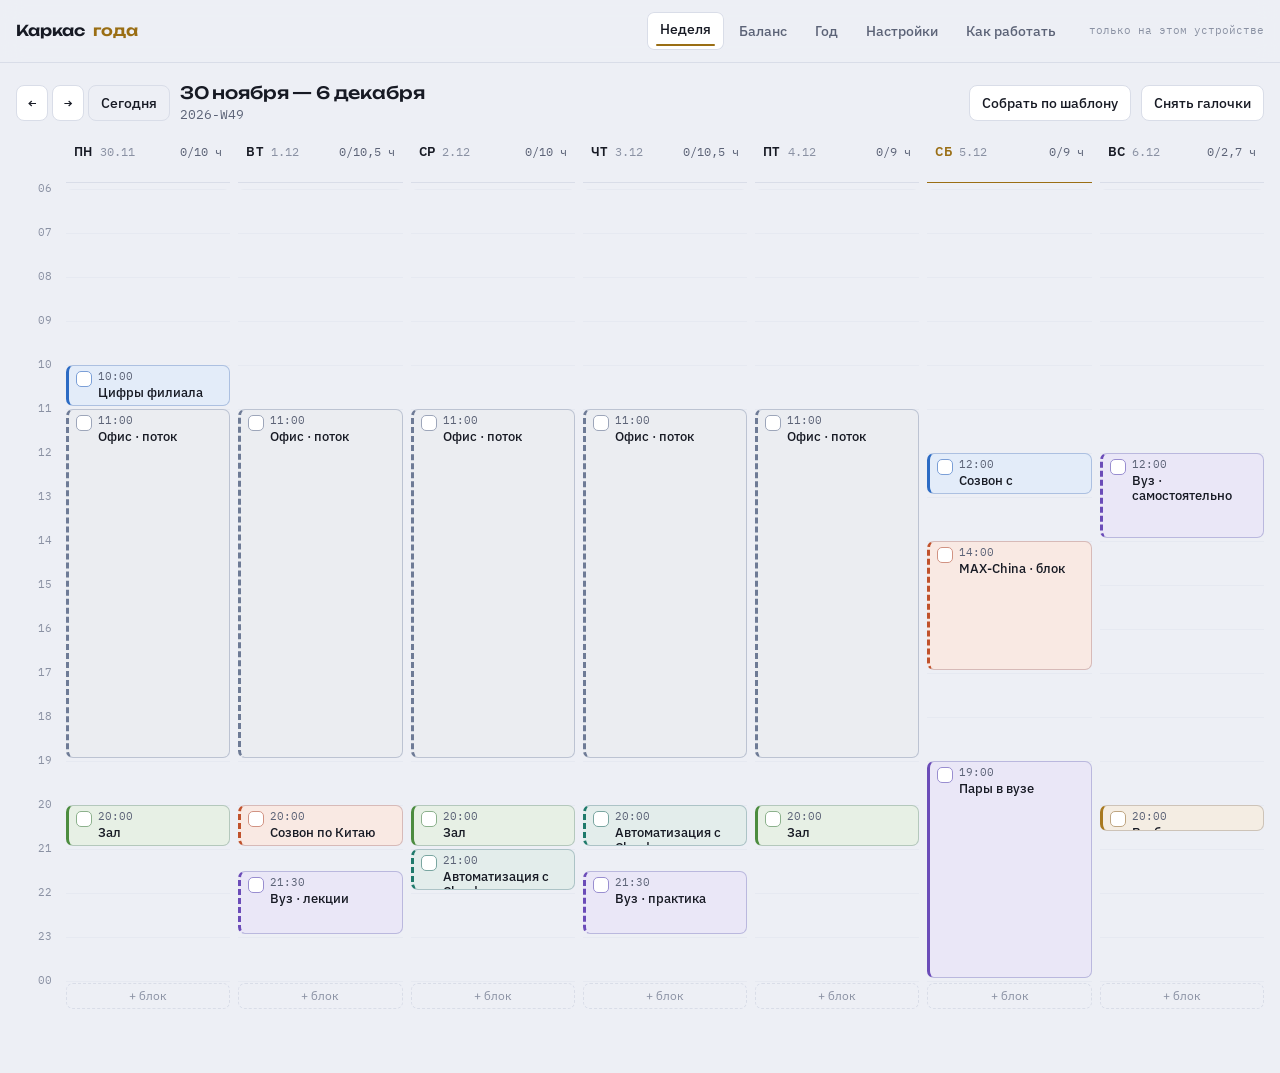
<file: k-7c3f9a2e58/index.html>
<!doctype html>
<html lang="ru">
<head>
<meta charset="utf-8">
<meta name="viewport" content="width=device-width, initial-scale=1, viewport-fit=cover">
<meta name="robots" content="noindex, nofollow">
<meta name="theme-color" content="#EDEFF5">
<meta name="apple-mobile-web-app-capable" content="yes">
<meta name="apple-mobile-web-app-title" content="Каркас года">
<title>Каркас года</title>
<link rel="preconnect" href="https://fonts.googleapis.com">
<link rel="preconnect" href="https://fonts.gstatic.com" crossorigin>
<link rel="stylesheet" href="https://fonts.googleapis.com/css2?family=Unbounded:wght@500;600&family=IBM+Plex+Sans:wght@400;500;600&family=IBM+Plex+Mono:wght@400;500&display=swap">
<style>
  :root {
    --bg: #EDEFF5;
    --surface: #FFFFFF;
    --surface-2: #F5F6FA;
    --line: #D9DDE8;
    --line-soft: #E6E9F1;
    --text: #171A24;
    --muted: #5C6377;
    --faint: #8A91A3;
    --accent: #9A6E14;
    --accent-soft: #F0E4C8;
    --ok: #3F7A34;
    --warn: #A8641B;
    --bad: #A83A2E;
    --track-h: 792px;
    --hour: 44px;
    --radius: 10px;
    color-scheme: light;
  }
  @media (prefers-color-scheme: dark) {
    :root:not([data-theme="light"]) {
      --bg: #0F111A;
      --surface: #181B25;
      --surface-2: #1E2230;
      --line: #2A2F3E;
      --line-soft: #232735;
      --text: #E7E9F1;
      --muted: #949BAE;
      --faint: #6E7589;
      --accent: #D9A94A;
      --accent-soft: #3A3018;
      --ok: #7FBF6E;
      --warn: #D9A94A;
      --bad: #E0776A;
      color-scheme: dark;
    }
  }
  :root[data-theme="dark"] {
    --bg: #0F111A;
    --surface: #181B25;
    --surface-2: #1E2230;
    --line: #2A2F3E;
    --line-soft: #232735;
    --text: #E7E9F1;
    --muted: #949BAE;
    --faint: #6E7589;
    --accent: #D9A94A;
    --accent-soft: #3A3018;
    --ok: #7FBF6E;
    --warn: #D9A94A;
    --bad: #E0776A;
    color-scheme: dark;
  }

  * { box-sizing: border-box; }
  body {
    margin: 0;
    background: var(--bg);
    color: var(--text);
    font-family: "IBM Plex Sans", system-ui, -apple-system, "Segoe UI", sans-serif;
    font-size: 15px;
    line-height: 1.45;
    -webkit-font-smoothing: antialiased;
  }
  button, input, select { font: inherit; color: inherit; }
  button { cursor: pointer; }
  :focus-visible { outline: 2px solid var(--accent); outline-offset: 2px; border-radius: 4px; }

  .wrap { max-width: 1280px; margin: 0 auto; padding: 0 16px 64px; }

  /* ---------- header ---------- */
  header.top {
    position: sticky; top: 0; z-index: 30;
    background: color-mix(in oklab, var(--bg) 88%, transparent);
    backdrop-filter: blur(10px);
    border-bottom: 1px solid var(--line);
  }
  .top-in {
    max-width: 1280px; margin: 0 auto; padding: 12px 16px;
    display: flex; flex-wrap: wrap; align-items: center; gap: 12px 20px;
  }
  .mark {
    font-family: Unbounded, "IBM Plex Sans", sans-serif;
    font-weight: 600; font-size: 15px; letter-spacing: -0.01em;
    display: flex; align-items: baseline; gap: 8px;
  }
  .mark span { color: var(--accent); }
  nav.tabs { display: flex; gap: 2px; margin-left: auto; }
  .tab {
    background: none; border: 0; padding: 7px 13px; border-radius: 7px;
    color: var(--muted); font-weight: 500; font-size: 14px;
  }
  .tab:hover { color: var(--text); background: var(--surface-2); }
  .tab[aria-selected="true"] { background: var(--surface); color: var(--text); box-shadow: inset 0 0 0 1px var(--line); }
  .tab[aria-selected="true"]::after {
    content: ""; display: block; height: 2px; margin: 5px -4px -3px;
    background: var(--accent); border-radius: 2px;
  }
  .sync { font-family: "IBM Plex Mono", monospace; font-size: 11px; color: var(--faint); white-space: nowrap; }

  /* ---------- week bar ---------- */
  .weekbar {
    display: flex; align-items: center; flex-wrap: wrap; gap: 10px;
    padding: 18px 0 14px;
  }
  .wk-nav { display: flex; gap: 4px; }
  .btn {
    background: var(--surface); border: 1px solid var(--line); border-radius: 8px;
    padding: 7px 12px; font-size: 14px; font-weight: 500; color: var(--text);
  }
  .btn:hover { border-color: var(--accent); }
  .btn.icon { padding: 7px 11px; font-family: "IBM Plex Mono", monospace; }
  .btn.primary { background: var(--accent); border-color: var(--accent); color: #fff; }
  :root[data-theme="dark"] .btn.primary, :root:not([data-theme="light"]) .btn.primary { color: #16130A; }
  .btn.ghost { background: none; }
  .wk-title { font-family: Unbounded, sans-serif; font-weight: 500; font-size: 17px; letter-spacing: -0.01em; }
  .wk-sub { color: var(--muted); font-size: 13px; font-family: "IBM Plex Mono", monospace; }
  .spacer { margin-left: auto; }

  /* ---------- week grid ---------- */
  .grid {
    display: grid; grid-template-columns: 42px repeat(7, minmax(0, 1fr)); gap: 8px;
    align-items: start;
  }
  .rail { position: relative; height: var(--track-h); margin-top: 44px; }
  .rail i {
    position: absolute; right: 6px; transform: translateY(-50%);
    font-family: "IBM Plex Mono", monospace; font-size: 11px; color: var(--faint); font-style: normal;
  }
  .day { min-width: 0; }
  .day-head {
    height: 44px; padding: 4px 8px 8px; display: flex; align-items: baseline; gap: 7px;
    border-bottom: 1px solid var(--line);
  }
  .day-name { font-weight: 600; font-size: 13px; letter-spacing: 0.02em; text-transform: uppercase; }
  .day-date { font-family: "IBM Plex Mono", monospace; font-size: 12px; color: var(--faint); }
  .day-sum { margin-left: auto; font-family: "IBM Plex Mono", monospace; font-size: 12px; color: var(--muted); }
  .day.today .day-head { border-bottom-color: var(--accent); }
  .day.today .day-name { color: var(--accent); }

  .track { position: relative; height: var(--track-h); padding-top: 6px; }
  .track::before {
    content: ""; position: absolute; inset: 6px 0 0 0;
    background: repeating-linear-gradient(to bottom, var(--line-soft) 0 1px, transparent 1px var(--hour));
    pointer-events: none; border-radius: 6px;
  }
  .add-day {
    position: absolute; left: 0; right: 0; bottom: 0; height: 26px;
    border: 1px dashed var(--line); background: none; border-radius: 7px;
    color: var(--faint); font-size: 12px;
  }
  .add-day:hover { border-color: var(--accent); color: var(--accent); }

  .block {
    position: absolute; left: 0; right: 0; top: var(--top); height: var(--h);
    background: color-mix(in oklab, var(--cat) 13%, var(--surface));
    border: 1px solid color-mix(in oklab, var(--cat) 26%, var(--line));
    border-left: 3px solid var(--cat);
    border-radius: 7px; padding: 3px 6px 3px 7px; overflow: hidden;
    display: flex; gap: 6px; align-items: flex-start; text-align: left; min-width: 0;
  }
  .block.flex-slot { border-left-style: dashed; }
  .block.done { background: var(--surface-2); border-color: var(--line); }
  .block.done .b-title { text-decoration: line-through; color: var(--muted); }
  .tick {
    flex: none; width: 16px; height: 16px; margin-top: 2px; padding: 0;
    border: 1.5px solid color-mix(in oklab, var(--cat) 55%, var(--line));
    border-radius: 5px; background: var(--surface); line-height: 1;
    font-size: 11px; color: transparent; display: grid; place-items: center;
  }
  .block.done .tick { background: var(--cat); border-color: var(--cat); color: #fff; }
  .b-open { flex: 1; min-width: 0; background: none; border: 0; padding: 0; text-align: left; }
  .b-time { font-family: "IBM Plex Mono", monospace; font-size: 11px; color: var(--muted); display: block; }
  .b-title { font-size: 12.5px; font-weight: 500; line-height: 1.25; display: block; overflow-wrap: anywhere; }

  /* ---------- panels ---------- */
  .panel { background: var(--surface); border: 1px solid var(--line); border-radius: 12px; padding: 18px 20px; }
  .cols { display: grid; grid-template-columns: minmax(0, 380px) minmax(0, 1fr); gap: 16px; align-items: start; }
  h2.sec {
    font-family: Unbounded, sans-serif; font-weight: 500; font-size: 12px;
    letter-spacing: 0.08em; text-transform: uppercase; color: var(--muted);
    margin: 0 0 14px;
  }
  .tiles { display: grid; grid-template-columns: repeat(auto-fit, minmax(150px, 1fr)); gap: 10px; margin-bottom: 16px; }
  .tile { background: var(--surface); border: 1px solid var(--line); border-radius: 12px; padding: 13px 15px; }
  .tile .k { font-size: 12px; color: var(--muted); }
  .tile .v {
    font-family: "IBM Plex Mono", monospace; font-size: 23px; font-weight: 500;
    font-variant-numeric: tabular-nums; margin-top: 3px; letter-spacing: -0.02em;
  }
  .tile .v small { font-size: 13px; color: var(--faint); font-weight: 400; }

  .bars { display: flex; flex-direction: column; gap: 13px; }
  .bar-row { display: grid; grid-template-columns: 1fr auto; gap: 4px 10px; }
  .bar-name { font-size: 13.5px; font-weight: 500; display: flex; align-items: center; gap: 7px; }
  .dot { width: 9px; height: 9px; border-radius: 3px; background: var(--cat); flex: none; }
  .bar-num { font-family: "IBM Plex Mono", monospace; font-size: 12.5px; color: var(--muted); font-variant-numeric: tabular-nums; }
  .bar-track {
    grid-column: 1 / -1; position: relative; height: 8px; border-radius: 4px;
    background: var(--surface-2); box-shadow: inset 0 0 0 1px var(--line-soft);
  }
  .bar-fill { position: absolute; inset: 0 auto 0 0; border-radius: 4px; background: var(--cat); width: var(--w); }
  .bar-goal { position: absolute; top: -3px; bottom: -3px; width: 2px; background: var(--text); opacity: .45; left: var(--g); }

  table.year { width: 100%; border-collapse: collapse; font-size: 13.5px; }
  table.year th {
    text-align: left; font-size: 11px; letter-spacing: 0.06em; text-transform: uppercase;
    color: var(--muted); font-weight: 600; padding: 0 10px 8px; border-bottom: 1px solid var(--line);
  }
  table.year td { padding: 9px 10px; border-bottom: 1px solid var(--line-soft); vertical-align: top; }
  table.year tr.now td { background: var(--accent-soft); }
  table.year tr.now td:first-child { font-weight: 600; }
  .mo { font-family: "IBM Plex Mono", monospace; white-space: nowrap; }
  .load { display: inline-block; padding: 2px 8px; border-radius: 20px; font-size: 11.5px; font-weight: 500; white-space: nowrap; }
  .load.hi { background: color-mix(in oklab, var(--bad) 18%, var(--surface)); color: var(--bad); }
  .load.mid { background: color-mix(in oklab, var(--warn) 18%, var(--surface)); color: var(--warn); }
  .load.low { background: color-mix(in oklab, var(--ok) 16%, var(--surface)); color: var(--ok); }
  .load.off { background: var(--surface-2); color: var(--faint); }
  .scroll-x { overflow-x: auto; }

  /* ---------- settings ---------- */
  .cat-row { display: grid; grid-template-columns: 34px minmax(0, 1fr) 130px 90px 34px; gap: 10px; align-items: center; padding: 8px 0; border-bottom: 1px solid var(--line-soft); }
  .cat-row > * { min-width: 0; }
  .cat-row input[type="text"], .cat-row input[type="number"], .modal input, .modal select {
    background: var(--surface-2); border: 1px solid var(--line); border-radius: 7px; padding: 7px 9px; width: 100%;
  }
  .cat-row input[type="color"] { width: 34px; height: 30px; padding: 2px; border: 1px solid var(--line); border-radius: 7px; background: var(--surface-2); }
  .hint { color: var(--muted); font-size: 13px; max-width: 62ch; }
  .del { background: none; border: 0; color: var(--faint); font-size: 16px; }
  .del:hover { color: var(--bad); }

  /* ---------- modal ---------- */
  .modal-bg { position: fixed; inset: 0; background: rgba(8,10,16,.5); display: grid; place-items: center; z-index: 60; padding: 16px; }
  .modal { background: var(--surface); border: 1px solid var(--line); border-radius: 14px; padding: 20px; width: min(420px, 100%); box-shadow: 0 20px 50px rgba(0,0,0,.28); }
  .modal h3 { font-family: Unbounded, sans-serif; font-weight: 500; font-size: 15px; margin: 0 0 16px; }
  .f { display: grid; gap: 5px; margin-bottom: 12px; }
  .f label { font-size: 12px; color: var(--muted); }
  .f2 { display: grid; grid-template-columns: 1fr 1fr; gap: 12px; }
  .modal-foot { display: flex; gap: 8px; margin-top: 18px; }
  .chk { display: flex; align-items: center; gap: 8px; font-size: 13.5px; }

  /* ---------- help ---------- */
  .help-grid { display: grid; grid-template-columns: repeat(auto-fit, minmax(320px, 1fr)); gap: 16px; align-items: start; }
  .help-grid .panel { height: 100%; }
  ol.steps { margin: 0; padding: 0; list-style: none; counter-reset: s; display: flex; flex-direction: column; gap: 12px; }
  ol.steps li { counter-increment: s; display: grid; grid-template-columns: 24px 1fr; gap: 11px; font-size: 14px; }
  ol.steps li::before {
    content: counter(s); font-family: "IBM Plex Mono", monospace; font-size: 11px;
    width: 22px; height: 22px; display: grid; place-items: center; border-radius: 6px;
    background: var(--accent-soft); color: var(--accent); font-weight: 500;
  }
  ol.steps b { font-weight: 600; }
  ul.plain { margin: 0; padding: 0; list-style: none; display: flex; flex-direction: column; gap: 11px; font-size: 14px; }
  ul.plain li { display: grid; grid-template-columns: 78px 1fr; gap: 12px; align-items: start; }
  .sample { display: flex; align-items: center; gap: 6px; }
  .sample i { display: block; width: 4px; height: 20px; border-radius: 2px; background: var(--accent); font-style: normal; }
  .sample i.dash { background: repeating-linear-gradient(to bottom, var(--accent) 0 4px, transparent 4px 8px); }
  .sample s { width: 16px; height: 16px; border-radius: 5px; background: var(--accent); color: #fff; display: grid; place-items: center; font-size: 10px; text-decoration: none; }
  .sample s.off { background: none; box-shadow: inset 0 0 0 1.5px var(--line); }
  .num { font-family: "IBM Plex Mono", monospace; font-size: 12.5px; color: var(--muted); }
  .rules { margin: 0; padding-left: 18px; display: flex; flex-direction: column; gap: 9px; font-size: 14px; }
  .rules li::marker { color: var(--accent); }

  @media (max-width: 900px) {
    .grid { grid-template-columns: 1fr; gap: 0; }
    .rail { display: none; }
    .day { border-bottom: 1px solid var(--line-soft); padding-bottom: 10px; margin-bottom: 10px; }
    .day-head { height: auto; border-bottom: 0; padding: 10px 2px 6px; }
    .track { height: auto !important; padding-top: 0; display: flex; flex-direction: column; gap: 6px; }
    .track::before { display: none; }
    .block { position: static; height: auto !important; min-height: 40px; padding: 7px 10px; align-items: center; }
    .b-time { display: inline; margin-right: 8px; }
    .b-title { display: inline; }
    .add-day { position: static; height: 30px; }
    .cols { grid-template-columns: 1fr; }
    .cat-row { grid-template-columns: 34px minmax(0, 1fr) 34px; gap: 8px; padding: 12px 0; }
    .cat-row > :nth-child(5) { grid-column: 3; grid-row: 1; }
    .cat-row > :nth-child(3), .cat-row > :nth-child(4) { grid-column: 2 / 4; }
  }
  .f input { background: var(--surface-2); border: 1px solid var(--line); border-radius: 7px;
    padding: 8px 10px; width: 100%; font-family: "IBM Plex Mono", monospace; font-size: 13px; }
  .panel .f { max-width: 560px; }
  .row-btns { display: flex; gap: 8px; flex-wrap: wrap; margin-top: 14px; }
  .ok-note { color: var(--ok); font-size: 13px; }

  @media (prefers-reduced-motion: reduce) { * { animation: none !important; transition: none !important; } }
</style>
</head>
<body>

<header class="top">
  <div class="top-in">
    <div class="mark">Каркас <span>года</span></div>
    <nav class="tabs" role="tablist" id="tabs"></nav>
    <div class="sync" id="sync">·</div>
  </div>
</header>

<main class="wrap" id="app"></main>
<div id="modal-root"></div>

<script>
(function () {
  "use strict";

  var DAYS = ["Пн", "Вт", "Ср", "Чт", "Пт", "Сб", "Вс"];
  var DAY_FULL = ["Понедельник", "Вторник", "Среда", "Четверг", "Пятница", "Суббота", "Воскресенье"];
  var MONTHS = ["января", "февраля", "марта", "апреля", "мая", "июня", "июля", "августа", "сентября", "октября", "ноября", "декабря"];
  var START_H = 6, END_H = 24, PX_H = 44;

  var DEFAULT_CATS = [
    { id: "op",    name: "Максимум · поток",      short: "Поток",         color: "#6E7B96", target: 40 },
    { id: "mgmt",  name: "Максимум · управление", short: "Управление",    color: "#2C6BC4", target: 2 },
    { id: "auto",  name: "Автоматизация с Claude", short: "Claude", color: "#1F7A6B", target: 2 },
    { id: "china", name: "MAX-China",             short: "Китай",         color: "#C0522C", target: 4 },
    { id: "study", name: "Вуз",                   short: "Вуз",           color: "#6B4CB8", target: 10 },
    { id: "gym",   name: "Спорт",                 short: "Спорт",         color: "#4C8C3F", target: 3 },
    { id: "plan",  name: "Планирование",          short: "План",          color: "#A8791F", target: 1 }
  ];

  var T = function (day, start, dur, cat, title, anchor) {
    return { day: day, start: start, dur: dur, cat: cat, title: title, anchor: !!anchor };
  };
  var DEFAULT_TEMPLATE = [
    T(0, "10:00", 60, "mgmt", "Цифры филиала", true),
    T(0, "11:00", 480, "op", "Офис · поток"),
    T(0, "20:00", 60, "gym", "Зал", true),
    T(1, "11:00", 480, "op", "Офис · поток"),
    T(1, "20:00", 60, "china", "Созвон по Китаю"),
    T(1, "21:30", 90, "study", "Вуз · лекции"),
    T(2, "11:00", 480, "op", "Офис · поток"),
    T(2, "20:00", 60, "gym", "Зал", true),
    T(2, "21:00", 60, "auto", "Автоматизация с Claude"),
    T(3, "11:00", 480, "op", "Офис · поток"),
    T(3, "20:00", 60, "auto", "Автоматизация с Claude"),
    T(3, "21:30", 90, "study", "Вуз · практика"),
    T(4, "11:00", 480, "op", "Офис · поток"),
    T(4, "20:00", 60, "gym", "Зал", true),
    T(5, "12:00", 60, "mgmt", "Созвон с сотрудниками", true),
    T(5, "14:00", 180, "china", "MAX-China · блок"),
    T(5, "19:00", 300, "study", "Пары в вузе", true),
    T(6, "12:00", 120, "study", "Вуз · самостоятельно"),
    T(6, "20:00", 40, "plan", "Разбор недели", true)
  ];

  var YEAR = [
    { m: 8,  work: "hi",  china: "low", study: "low", main: "Пик сезона. Выжить и не сорвать сон" },
    { m: 9,  work: "hi",  china: "mid", study: "mid", main: "Наладить сам ритм недели" },
    { m: 10, work: "hi",  china: "mid", study: "mid", main: "Первые пять статей в блоге" },
    { m: 11, work: "mid", china: "mid", study: "hi",  main: "Закрыть хвосты по учёбе до Нового года" },
    { m: 0,  work: "low", china: "off", study: "hi",  main: "Сессия. После неё — неделя отдыха" },
    { m: 1,  work: "low", china: "hi",  study: "mid", main: "Главное окно года: ДОДы по Китаю, контент" },
    { m: 2,  work: "mid", china: "hi",  study: "mid", main: "Воронка по Китаю должна заработать" },
    { m: 3,  work: "hi",  china: "low", study: "hi",  main: "Не набирать новых обязательств" },
    { m: 4,  work: "hi",  china: "low", study: "hi",  main: "Продажи плюс подготовка к экзаменам" },
    { m: 5,  work: "hi",  china: "off", study: "hi",  main: "Сессия и пик. Ничего нового не начинать" },
    { m: 6,  work: "mid", china: "low", study: "off", main: "Разбор претензий. Настоящий отпуск" },
    { m: 7,  work: "hi",  china: "off", study: "off", main: "Подготовка к сезону. Только Максимум" }
  ];
  var LOAD_LABEL = { hi: "Пик", mid: "Средне", low: "Спокойно", off: "Пауза" };
  var MONTH_NAME = ["Январь", "Февраль", "Март", "Апрель", "Май", "Июнь", "Июль", "Август", "Сентябрь", "Октябрь", "Ноябрь", "Декабрь"];

  // ---------- state ----------
  var state = {
    tab: "week",
    settings: { categories: clone(DEFAULT_CATS), template: clone(DEFAULT_TEMPLATE) },
    weeks: {},
    monday: mondayOf(new Date()),
    editing: null
  };
  var db = null;
  var unsubWeek = null;

  function clone(x) { return JSON.parse(JSON.stringify(x)); }
  function uid() { return Math.random().toString(36).slice(2, 9); }
  function pad(n) { return n < 10 ? "0" + n : "" + n; }
  function mins(hhmm) { var p = String(hhmm).split(":"); return (+p[0]) * 60 + (+p[1] || 0); }
  function hhmm(m) { m = Math.max(0, Math.min(24 * 60 - 1, m)); return pad(Math.floor(m / 60)) + ":" + pad(m % 60); }
  function addDays(d, n) { var x = new Date(d.getTime()); x.setDate(x.getDate() + n); return x; }
  function mondayOf(d) { var x = new Date(d.getFullYear(), d.getMonth(), d.getDate()); var w = (x.getDay() + 6) % 7; return addDays(x, -w); }
  function sameDay(a, b) { return a.getFullYear() === b.getFullYear() && a.getMonth() === b.getMonth() && a.getDate() === b.getDate(); }
  function weekKey(monday) {
    var d = new Date(Date.UTC(monday.getFullYear(), monday.getMonth(), monday.getDate()));
    d.setUTCDate(d.getUTCDate() + 3);
    var first = new Date(Date.UTC(d.getUTCFullYear(), 0, 4));
    first.setUTCDate(first.getUTCDate() - ((first.getUTCDay() + 6) % 7) + 3);
    var w = 1 + Math.round((d - first) / 604800000);
    return d.getUTCFullYear() + "-W" + pad(w);
  }
  function esc(s) {
    return String(s).replace(/[&<>"']/g, function (c) {
      return { "&": "&amp;", "<": "&lt;", ">": "&gt;", '"': "&quot;", "'": "&#39;" }[c];
    });
  }
  function catOf(id) {
    var cs = state.settings.categories;
    for (var i = 0; i < cs.length; i++) if (cs[i].id === id) return cs[i];
    return { id: id, name: "Без направления", short: "—", color: "#8A91A3", target: 0 };
  }
  function fmtH(m) {
    var h = m / 60;
    return (Math.round(h * 10) / 10).toString().replace(".", ",");
  }

  // ---------- storage & sync ----------
  var LS = "karkas-goda-v1";
  var LS_SYNC = "karkas-sync-v1";
  var sync = { url: "", key: "", space: "" };
  var pushTimer = null;

  function setSync(text) { document.getElementById("sync").textContent = text; }

  function loadSyncCfg() {
    try {
      var raw = localStorage.getItem(LS_SYNC);
      if (raw) { var c = JSON.parse(raw); sync.url = c.url || ""; sync.key = c.key || ""; sync.space = c.space || ""; }
    } catch (e) { /* приватный режим */ }
  }
  function saveSyncCfg() {
    try { localStorage.setItem(LS_SYNC, JSON.stringify(sync)); } catch (e) { /* приватный режим */ }
  }
  function syncReady() { return !!(sync.url && sync.key && sync.space); }

  function snapshotData() { return { settings: state.settings, weeks: state.weeks, updated: Date.now() }; }

  function saveLocal() {
    try { localStorage.setItem(LS, JSON.stringify(snapshotData())); }
    catch (e) { /* приватный режим — работаем без запасной копии */ }
  }
  function localUpdated() {
    try { return JSON.parse(localStorage.getItem(LS) || "{}").updated || 0; } catch (e) { return 0; }
  }
  function loadLocal() {
    try {
      var raw = localStorage.getItem(LS);
      if (!raw) return;
      var d = JSON.parse(raw);
      if (d.settings && d.settings.categories && d.settings.categories.length) state.settings = d.settings;
      if (d.weeks) state.weeks = d.weeks;
    } catch (e) { /* повреждённая копия — стартуем с дефолтов */ }
  }

  function api(pathPart, opts) {
    opts = opts || {};
    opts.headers = Object.assign({
      apikey: sync.key,
      Authorization: "Bearer " + sync.key,
      "Content-Type": "application/json"
    }, opts.headers || {});
    return fetch(sync.url.replace(/\/+$/, "") + "/rest/v1/" + pathPart, opts);
  }

  function pushRemote() {
    if (!syncReady()) return;
    var body = [{ id: sync.space, payload: snapshotData(), updated_at: new Date().toISOString() }];
    api("karkas", {
      method: "POST",
      headers: { Prefer: "resolution=merge-duplicates,return=minimal" },
      body: JSON.stringify(body)
    }).then(function (r) {
      setSync(r.ok ? "синхронизировано" : "сервер ответил " + r.status);
    }).catch(function () { setSync("нет связи, сохранено на устройстве"); });
  }

  function pullRemote(force) {
    if (!syncReady()) { setSync("только на этом устройстве"); return; }
    setSync("проверяю…");
    api("karkas?id=eq." + encodeURIComponent(sync.space) + "&select=payload", {})
      .then(function (r) { return r.ok ? r.json() : Promise.reject(r.status); })
      .then(function (rows) {
        if (!rows.length || !rows[0].payload) { setSync("синхронизировано"); pushRemote(); return; }
        var p = rows[0].payload;
        if (force || (p.updated || 0) > localUpdated()) {
          if (p.settings && p.settings.categories && p.settings.categories.length) state.settings = p.settings;
          if (p.weeks) state.weeks = p.weeks;
          saveLocal();
          render();
        }
        setSync("синхронизировано");
      })
      .catch(function (st) { setSync("нет связи" + (st ? " (" + st + ")" : "")); });
  }

  function schedulePush() {
    saveLocal();
    if (!syncReady()) { setSync("только на этом устройстве"); return; }
    if (pushTimer) clearTimeout(pushTimer);
    setSync("сохраняю…");
    pushTimer = setTimeout(pushRemote, 900);
  }

  function saveSettings() { schedulePush(); }
  function saveWeek() { schedulePush(); }
  function watchWeek() { /* неделя приходит целиком при синхронизации */ }

  function connect() {
    if (syncReady()) {
      pullRemote(false);
      setInterval(function () {
        if (syncReady() && document.visibilityState === "visible") pullRemote(false);
      }, 60000);
      document.addEventListener("visibilitychange", function () {
        if (document.visibilityState === "visible" && syncReady()) pullRemote(false);
      });
    } else {
      setSync("только на этом устройстве");
    }
  }

  // ---------- week data ----------
  function blocksOf(monday) {
    var key = weekKey(monday);
    if (!state.weeks[key]) {
      state.weeks[key] = state.settings.template.map(function (b) {
        return { id: uid(), day: b.day, start: b.start, dur: b.dur, cat: b.cat, title: b.title, anchor: !!b.anchor, done: false };
      });
      saveWeek(key);
    }
    return state.weeks[key];
  }
  function updateWeek(fn) {
    var key = weekKey(state.monday);
    var arr = blocksOf(state.monday);
    fn(arr);
    state.weeks[key] = arr;
    saveWeek(key);
    render();
  }
  function totals(monday) {
    var res = {};
    state.settings.categories.forEach(function (c) { res[c.id] = { plan: 0, fact: 0 }; });
    blocksOf(monday).forEach(function (b) {
      if (!res[b.cat]) res[b.cat] = { plan: 0, fact: 0 };
      res[b.cat].plan += b.dur;
      if (b.done) res[b.cat].fact += b.dur;
    });
    return res;
  }

  // ---------- render ----------
  var app = document.getElementById("app");

  function render() {
    renderTabs();
    if (state.tab === "week") app.innerHTML = viewWeek();
    else if (state.tab === "balance") app.innerHTML = viewBalance();
    else if (state.tab === "year") app.innerHTML = viewYear();
    else if (state.tab === "help") app.innerHTML = viewHelp();
    else app.innerHTML = viewSettings();
    renderModal();
    if (state.tab === "balance") drawWheel();
  }

  function renderTabs() {
    var tabs = [["week", "Неделя"], ["balance", "Баланс"], ["year", "Год"], ["settings", "Настройки"], ["help", "Как работать"]];
    document.getElementById("tabs").innerHTML = tabs.map(function (t) {
      return '<button class="tab" role="tab" data-tab="' + t[0] + '" aria-selected="' + (state.tab === t[0]) + '">' + t[1] + "</button>";
    }).join("");
  }

  function viewWeek() {
    var monday = state.monday;
    var blocks = blocksOf(monday);
    var today = new Date();
    var end = addDays(monday, 6);
    var title = monday.getDate() + " " + MONTHS[monday.getMonth()] + " — " + end.getDate() + " " + MONTHS[end.getMonth()];

    var rail = "";
    for (var h = START_H; h <= END_H; h++) {
      rail += '<i style="top:' + ((h - START_H) * PX_H + 6) + 'px">' + pad(h % 24) + "</i>";
    }

    var cols = "";
    for (var d = 0; d < 7; d++) {
      var date = addDays(monday, d);
      var list = blocks.filter(function (b) { return b.day === d; })
        .sort(function (a, b) { return mins(a.start) - mins(b.start); });
      var sum = list.reduce(function (s, b) { return s + b.dur; }, 0);
      var doneSum = list.reduce(function (s, b) { return s + (b.done ? b.dur : 0); }, 0);

      cols += '<div class="day' + (sameDay(date, today) ? " today" : "") + '">' +
        '<div class="day-head"><span class="day-name">' + DAYS[d] + '</span>' +
        '<span class="day-date">' + date.getDate() + "." + pad(date.getMonth() + 1) + "</span>" +
        '<span class="day-sum">' + fmtH(doneSum) + "/" + fmtH(sum) + " ч</span></div>" +
        '<div class="track">' + list.map(blockHTML).join("") +
        '<button class="add-day" data-add="' + d + '">+ блок</button></div></div>';
    }

    return '<div class="weekbar">' +
      '<div class="wk-nav"><button class="btn icon" data-nav="-1" aria-label="Предыдущая неделя">←</button>' +
      '<button class="btn icon" data-nav="1" aria-label="Следующая неделя">→</button>' +
      '<button class="btn ghost" data-nav="0">Сегодня</button></div>' +
      '<div><div class="wk-title">' + esc(title) + '</div>' +
      '<div class="wk-sub">' + weekKey(monday) + "</div></div>" +
      '<div class="spacer"></div>' +
      '<button class="btn" data-act="fill">Собрать по шаблону</button>' +
      '<button class="btn" data-act="clear-done">Снять галочки</button>' +
      "</div>" +
      '<div class="grid"><div class="rail">' + rail + "</div>" + cols + "</div>";
  }

  function blockHTML(b) {
    var c = catOf(b.cat);
    var top = (mins(b.start) - START_H * 60) / 60 * PX_H + 6;
    var h = Math.max(26, b.dur / 60 * PX_H - 3);
    return '<div class="block' + (b.done ? " done" : "") + (b.anchor ? "" : " flex-slot") + '"' +
      ' style="--top:' + Math.max(6, top) + "px;--h:" + h + "px;--cat:" + c.color + '">' +
      '<button class="tick" data-tick="' + b.id + '" aria-pressed="' + !!b.done + '" aria-label="Отметить: ' + esc(b.title) + '">✓</button>' +
      '<button class="b-open" data-edit="' + b.id + '">' +
      '<span class="b-time">' + b.start + "</span>" +
      '<span class="b-title">' + esc(b.title) + "</span></button></div>";
  }

  function viewBalance() {
    var t = totals(state.monday);
    var cats = state.settings.categories;
    var blocks = blocksOf(state.monday);
    var doneN = blocks.filter(function (b) { return b.done; }).length;

    var tiles = [];
    ["study", "china", "auto", "gym"].forEach(function (id) {
      var c = cats.filter(function (x) { return x.id === id; })[0];
      if (!c) return;
      var f = (t[id] || { fact: 0 }).fact;
      tiles.push('<div class="tile"><div class="k">' + esc(c.name) + '</div><div class="v">' + fmtH(f) + ' <small>из ' + String(c.target).replace(".", ",") + " ч</small></div></div>");
    });
    tiles.push('<div class="tile"><div class="k">Слотов выполнено</div><div class="v">' + doneN + " <small>из " + blocks.length + "</small></div></div>");

    var bars = cats.map(function (c) {
      var v = t[c.id] || { plan: 0, fact: 0 };
      var goal = c.target * 60;
      var max = Math.max(goal, v.plan, v.fact, 1);
      return '<div class="bar-row" style="--cat:' + c.color + '">' +
        '<div class="bar-name"><span class="dot"></span>' + esc(c.name) + "</div>" +
        '<div class="bar-num">' + fmtH(v.fact) + " / " + fmtH(v.plan) + " ч · цель " + String(c.target).replace(".", ",") + "</div>" +
        '<div class="bar-track"><div class="bar-fill" style="--w:' + (v.fact / max * 100) + '%"></div>' +
        (goal > 0 ? '<div class="bar-goal" style="--g:' + (goal / max * 100) + '%"></div>' : "") +
        "</div></div>";
    }).join("");

    return '<div class="weekbar"><div class="wk-title">Баланс недели</div>' +
      '<div class="wk-sub">' + weekKey(state.monday) + "</div></div>" +
      '<div class="tiles">' + tiles.join("") + "</div>" +
      '<div class="cols">' +
      '<section class="panel"><h2 class="sec">Колесо баланса</h2>' +
      '<svg id="wheel" viewBox="0 0 440 340" width="100%" role="img" aria-label="Колесо баланса: факт против цели по направлениям"></svg>' +
      '<p class="hint" style="margin:6px 0 0">Пунктирное кольцо — цель на неделю, тонкий контур — сколько запланировано, ' +
      "заливка — то, что реально отмечено сделанным.</p>" +
      "</section>" +
      '<section class="panel"><h2 class="sec">Почасовка</h2><div class="bars">' + bars + "</div></section>" +
      "</div>";
  }

  function drawWheel() {
    var svg = document.getElementById("wheel");
    if (!svg) return;
    var cats = state.settings.categories.filter(function (c) { return c.target > 0; });
    if (cats.length < 3) { svg.innerHTML = '<text x="200" y="170" text-anchor="middle" fill="var(--muted)" font-size="14">Нужно хотя бы три направления с целью</text>'; return; }
    var t = totals(state.monday);
    var cx = 220, cy = 168, R = 108, CAP = 1.25;
    var n = cats.length, out = "";

    [0.5, 1].forEach(function (ring) {
      var pts = [];
      for (var i = 0; i < n; i++) {
        var a = -Math.PI / 2 + i * 2 * Math.PI / n, r = R * ring / CAP;
        pts.push((cx + r * Math.cos(a)).toFixed(1) + "," + (cy + r * Math.sin(a)).toFixed(1));
      }
      out += '<polygon points="' + pts.join(" ") + '" fill="none" stroke="var(--line)" stroke-width="1"' +
        (ring === 1 ? ' stroke-dasharray="4 3" stroke-opacity="0.9"' : ' stroke-opacity="0.6"') + "/>";
    });

    var poly = [], planPoly = [];
    for (var i = 0; i < n; i++) {
      var a = -Math.PI / 2 + i * 2 * Math.PI / n;
      var ex = cx + R / CAP * Math.cos(a), ey = cy + R / CAP * Math.sin(a);
      out += '<line x1="' + cx + '" y1="' + cy + '" x2="' + ex.toFixed(1) + '" y2="' + ey.toFixed(1) + '" stroke="var(--line)" stroke-width="1" stroke-opacity="0.7"/>';
      var v = t[cats[i].id] || { fact: 0, plan: 0 };
      var tgt = cats[i].target > 0 ? cats[i].target : 1;
      var rf = R * Math.min(CAP, v.fact / 60 / tgt) / CAP;
      var rp = R * Math.min(CAP, v.plan / 60 / tgt) / CAP;
      poly.push([cx + rf * Math.cos(a), cy + rf * Math.sin(a)]);
      planPoly.push([cx + rp * Math.cos(a), cy + rp * Math.sin(a)]);
    }
    var pts = function (p) { return p.map(function (q) { return q[0].toFixed(1) + "," + q[1].toFixed(1); }).join(" "); };
    out += '<polygon points="' + pts(planPoly) + '" fill="none" stroke="var(--muted)" stroke-width="1.4" stroke-opacity="0.75" stroke-linejoin="round"/>';
    out += '<polygon points="' + pts(poly) +
      '" fill="var(--accent)" fill-opacity="0.20" stroke="var(--accent)" stroke-width="2" stroke-linejoin="round"/>';

    for (var j = 0; j < n; j++) {
      out += '<circle cx="' + poly[j][0].toFixed(1) + '" cy="' + poly[j][1].toFixed(1) + '" r="4" fill="' + cats[j].color + '"/>';
      var a2 = -Math.PI / 2 + j * 2 * Math.PI / n;
      var lx = cx + (R + 22) * Math.cos(a2), ly = cy + (R + 22) * Math.sin(a2);
      var anchor = Math.abs(Math.cos(a2)) < 0.25 ? "middle" : (Math.cos(a2) > 0 ? "start" : "end");
      var vv = t[cats[j].id] || { fact: 0 };
      var pct = cats[j].target > 0 ? Math.round(vv.fact / 60 / cats[j].target * 100) : 0;
      out += '<text x="' + lx.toFixed(1) + '" y="' + (ly + 4).toFixed(1) + '" text-anchor="' + anchor + '" font-size="11.5" font-weight="500" fill="var(--text)">' + esc(cats[j].short || cats[j].name) + "</text>";
      out += '<text x="' + lx.toFixed(1) + '" y="' + (ly + 17).toFixed(1) + '" text-anchor="' + anchor + '" font-size="10.5" font-family="IBM Plex Mono, monospace" fill="var(--muted)">' + pct + "%</text>";
    }
    svg.innerHTML = out;
  }

  function viewYear() {
    var nowM = new Date().getMonth();
    var rows = YEAR.map(function (r) {
      return '<tr class="' + (r.m === nowM ? "now" : "") + '">' +
        '<td class="mo">' + MONTH_NAME[r.m] + "</td>" +
        '<td><span class="load ' + r.work + '">' + LOAD_LABEL[r.work] + "</span></td>" +
        '<td><span class="load ' + r.china + '">' + LOAD_LABEL[r.china] + "</span></td>" +
        '<td><span class="load ' + r.study + '">' + LOAD_LABEL[r.study] + "</span></td>" +
        "<td>" + esc(r.main) + "</td></tr>";
    }).join("");

    return '<div class="weekbar"><div class="wk-title">Год по сезонам</div></div>' +
      '<section class="panel"><p class="hint" style="margin:0 0 16px">Учёба и Китай растут тогда, когда падают продажи, и наоборот. ' +
      "Декабрь-март — единственное окно года, когда можно строить, а не тушить.</p>" +
      '<div class="scroll-x"><table class="year"><thead><tr>' +
      "<th>Месяц</th><th>Максимум</th><th>MAX-China</th><th>Вуз</th><th>Главное</th>" +
      "</tr></thead><tbody>" + rows + "</tbody></table></div></section>";
  }

  function viewSettings() {
    var rows = state.settings.categories.map(function (c, i) {
      return '<div class="cat-row">' +
        '<input type="color" value="' + c.color + '" data-cat="' + i + '" data-field="color" aria-label="Цвет направления">' +
        '<input type="text" value="' + esc(c.name) + '" data-cat="' + i + '" data-field="name" aria-label="Название направления">' +
        '<input type="text" value="' + esc(c.short || "") + '" data-cat="' + i + '" data-field="short" aria-label="Короткое имя для колеса" placeholder="в колесе">' +
        '<input type="number" step="0.5" min="0" value="' + c.target + '" data-cat="' + i + '" data-field="target" aria-label="Цель, часов в неделю">' +
        '<button class="del" data-del-cat="' + i + '" aria-label="Удалить направление">×</button></div>';
    }).join("");

    return '<div class="weekbar"><div class="wk-title">Настройки</div></div>' +
      '<section class="panel" style="margin-bottom:16px"><h2 class="sec">Направления и цели, часов в неделю</h2>' +
      rows +
      '<div style="margin-top:14px;display:flex;gap:8px;flex-wrap:wrap">' +
      '<button class="btn" data-act="add-cat">+ Направление</button></div>' +
      '<p class="hint" style="margin-top:12px">Цель — сколько часов в неделю ты хочешь отдавать направлению. ' +
      "Из этих чисел считается колесо баланса. Если MAX-China ужимается, а автоматизация растёт — меняй цифры здесь, всё пересчитается.</p>" +
      "</section>" +
      '<section class="panel" style="margin-bottom:16px"><h2 class="sec">Синхронизация между устройствами</h2>' +
      '<p class="hint" style="margin:0 0 14px">Без этих трёх строк приложение работает, но данные живут только на этом устройстве. ' +
      "Заполнишь — телефон и компьютер начнут видеть одно и то же. Инструкция во вкладке «Как работать».</p>" +
      '<div class="f"><label for="s-url">Адрес проекта Supabase</label>' +
      '<input id="s-url" type="text" value="' + esc(sync.url) + '" placeholder="https://xxxxxxxx.supabase.co" spellcheck="false"></div>' +
      '<div class="f"><label for="s-key">Публичный ключ anon</label>' +
      '<input id="s-key" type="text" value="' + esc(sync.key) + '" placeholder="eyJhbGciOi…" spellcheck="false"></div>' +
      '<div class="f"><label for="s-space">Код пространства — придумай сам, одинаковый на всех устройствах</label>' +
      '<input id="s-space" type="text" value="' + esc(sync.space) + '" placeholder="moy-karkas-2026" spellcheck="false"></div>' +
      '<div class="row-btns"><button class="btn primary" data-act="save-sync">Сохранить и подключить</button>' +
      '<button class="btn" data-act="pull">Забрать данные с сервера</button></div>' +
      "</section>" +

      '<section class="panel" style="margin-bottom:16px"><h2 class="sec">Перенос вручную</h2>' +
      '<p class="hint" style="margin:0">Работает всегда, даже без интернета и без базы. Выгрузи файл на одном устройстве и загрузи на другом.</p>' +
      '<div class="row-btns"><button class="btn" data-act="export">Выгрузить файл</button>' +
      '<button class="btn" data-act="import">Загрузить файл</button>' +
      '<input type="file" id="imp" accept="application/json,.json" style="display:none"></div>' +
      "</section>" +

      '<section class="panel"><h2 class="sec">Шаблон недели</h2>' +
      '<p class="hint">Шаблон — эталонная неделя, из которой собирается каждая новая. Сейчас в нём ' + state.settings.template.length + " блоков.</p>" +
      '<div style="margin-top:14px;display:flex;gap:8px;flex-wrap:wrap">' +
      '<button class="btn" data-act="save-template">Сохранить текущую неделю как шаблон</button>' +
      '<button class="btn ghost" data-act="reset-template">Вернуть исходный шаблон</button></div>' +
      "</section>";
  }

  function viewHelp() {
    return '<div class="weekbar"><div class="wk-title">Как с этим работать</div>' +
      '<div class="wk-sub">две минуты чтения</div></div>' +

      '<section class="panel" style="margin-bottom:16px">' +
      '<p class="hint" style="margin:0;max-width:70ch">Приложение не планирует за тебя. Оно делает три вещи: ' +
      "держит на месте якоря, показывает, куда на самом деле ушла неделя, и не даёт учёбе с Китаем " +
      "потеряться под потоком Максимума. Всё остальное — поток, его планировать бессмысленно.</p></section>" +

      '<div class="help-grid">' +

      '<section class="panel"><h2 class="sec">Каждый день · 30 секунд</h2><ol class="steps">' +
      "<li><b>Утром открой «Неделя».</b> Посмотри, какие якоря стоят на сегодня. Больше ничего решать не надо.</li>" +
      "<li><b>Сделал блок — нажми галочку.</b> Это единственное ежедневное действие. Часы посчитаются сами.</li>" +
      "<li><b>Пришло расписание ШП?</b> Нажми «+ блок» в нужном дне и внеси его сразу, пока не забыл.</li>" +
      "<li><b>Что-то не влезло —</b> открой блок и перенеси на другой день. Слот переносится, а не исчезает.</li>" +
      "</ol></section>" +

      '<section class="panel"><h2 class="sec">Воскресенье, 20:00 · 40 минут</h2><ol class="steps">' +
      "<li><b>Открой «Баланс».</b> Где заливка не дотянула до контура — там неделя ушла в поток.</li>" +
      "<li><b>Ответь на четыре вопроса:</b> что сделал, что не сделал и почему, что главное на следующей неделе, где в ней дырки под ШП.</li>" +
      "<li><b>Стрелка вправо, «Собрать по шаблону».</b> Новая неделя соберётся из эталонной.</li>" +
      "<li><b>Расставь известные события</b> — ДОД, родительское собрание, консультации — и подвинь под них слоты.</li>" +
      "</ol></section>" +

      '<section class="panel"><h2 class="sec">Что означают элементы</h2><ul class="plain">' +
      '<li><span class="sample"><i></i></span><span><b>Сплошная полоса слева — якорь.</b> Не двигается. Если снесли — переносится внутри той же недели, а не отменяется.</span></li>' +
      '<li><span class="sample"><i class="dash"></i></span><span><b>Пунктир — плавающий слот.</b> Двигается свободно, важно только общее количество за неделю.</span></li>' +
      '<li><span class="sample"><s class="off">✓</s><s>✓</s></span><span><b>Галочка — факт.</b> Пустая — план, закрашенная — сделано. Из закрашенных считается всё остальное.</span></li>' +
      '<li><span class="num">0/9 ч</span><span><b>Цифры в шапке дня</b> — сделано из запланированного.</span></li>' +
      '<li><span class="num">Цель</span><span><b>В настройках</b> у каждого направления своя цель часов в неделю. Из неё строится колесо. Меняются приоритеты — меняй цифру, не расписание.</span></li>' +
      "</ul></section>" +

      '<section class="panel"><h2 class="sec">На другом устройстве</h2>' +
      '<p class="hint" style="margin:0 0 14px">Никакого входа не нужно: открыл ссылку — приложение работает. ' +
      "На телефоне добавь страницу на домашний экран, дальше запускается как обычное приложение.</p>" +
      '<p class="hint" style="margin:0 0 10px"><b>Чтобы устройства видели одни и те же галочки</b>, нужно один раз подключить бесплатное хранилище:</p>' +
      '<ol class="steps">' +
      "<li>Заведи бесплатный проект на supabase.com — почта и пароль, карта не нужна.</li>" +
      "<li>В разделе SQL Editor выполни запрос, который лежит в файле <b>nastroyka-bazy.txt</b> рядом с этой страницей. Он создаёт таблицу для данных.</li>" +
      "<li>В разделе Settings → API скопируй <b>Project URL</b> и ключ <b>anon public</b>.</li>" +
      "<li>Вставь их в «Настройки → Синхронизация», придумай код пространства и нажми «Сохранить и подключить».</li>" +
      "<li>На втором устройстве введи те же три значения — данные подтянутся сами.</li>" +
      "</ol>" +
      '<p class="hint" style="margin:14px 0 0">Надпись в правом верхнем углу показывает состояние: «синхронизировано» — всё уехало на сервер, ' +
      "«только на этом устройстве» — хранилище ещё не подключено, данные лежат в браузере. " +
      "Пока не подключил — пользуйся кнопкой «Выгрузить файл» в настройках, это надёжный запасной путь.</p></section>" +

      '<section class="panel"><h2 class="sec">Пять правил каркаса</h2><ol class="rules">' +
      "<li><b>Правило ШП.</b> Расписание пришло — сразу в приложение, до всего остального. Потом пересборка недели за десять минут.</li>" +
      "<li><b>Три задачи в день.</b> Не пять и не двенадцать. Остальное — поток.</li>" +
      "<li><b>Дорога — это учёба.</b> Сорок минут в автобусе десять раз в неделю равны всей самостоятельной работе по вузу.</li>" +
      "<li><b>Два полудня пустые.</b> Буфер под ШП. Не случилось — уходит в учёбу или Китай.</li>" +
      "<li><b>Вечер пятницы и утро воскресенья не занимать.</b> Это условие дожить до июня, а не награда.</li>" +
      "</ol></section>" +

      "</div>";
  }

  function renderModal() {
    var root = document.getElementById("modal-root");
    if (!state.editing) { root.innerHTML = ""; return; }
    var b = state.editing;
    var opts = state.settings.categories.map(function (c) {
      return '<option value="' + c.id + '"' + (c.id === b.cat ? " selected" : "") + ">" + esc(c.name) + "</option>";
    }).join("");
    var dayOpts = DAY_FULL.map(function (d, i) {
      return '<option value="' + i + '"' + (i === b.day ? " selected" : "") + ">" + d + "</option>";
    }).join("");

    root.innerHTML = '<div class="modal-bg" data-close="1"><div class="modal" role="dialog" aria-modal="true">' +
      "<h3>" + (b.isNew ? "Новый блок" : "Блок недели") + "</h3>" +
      '<div class="f"><label for="m-title">Название</label><input id="m-title" type="text" value="' + esc(b.title) + '"></div>' +
      '<div class="f"><label for="m-cat">Направление</label><select id="m-cat">' + opts + "</select></div>" +
      '<div class="f2"><div class="f"><label for="m-day">День</label><select id="m-day">' + dayOpts + "</select></div>" +
      '<div class="f"><label for="m-start">Начало</label><input id="m-start" type="time" value="' + b.start + '"></div></div>' +
      '<div class="f"><label for="m-dur">Длительность, минут</label><input id="m-dur" type="number" min="10" step="10" value="' + b.dur + '"></div>' +
      '<label class="chk"><input type="checkbox" id="m-anchor"' + (b.anchor ? " checked" : "") + "> Якорь — не двигается внутри недели</label>" +
      '<div class="modal-foot"><button class="btn primary" data-act="save-block">Сохранить</button>' +
      '<button class="btn ghost" data-close="1">Отмена</button>' +
      (b.isNew ? "" : '<button class="btn ghost del" style="margin-left:auto" data-act="del-block">Удалить</button>') +
      "</div></div></div>";
    var el = document.getElementById("m-title");
    if (el) el.focus();
  }

  // ---------- events ----------
  document.getElementById("tabs").addEventListener("click", function (e) {
    var b = e.target.closest("[data-tab]");
    if (!b) return;
    state.tab = b.getAttribute("data-tab");
    render();
  });

  document.addEventListener("click", function (e) {
    var el;

    if ((el = e.target.closest("[data-nav]"))) {
      var n = +el.getAttribute("data-nav");
      state.monday = n === 0 ? mondayOf(new Date()) : addDays(state.monday, n * 7);
      watchWeek();
      render();
      return;
    }
    if ((el = e.target.closest("[data-tick]"))) {
      var id = el.getAttribute("data-tick");
      updateWeek(function (arr) {
        arr.forEach(function (b) { if (b.id === id) b.done = !b.done; });
      });
      return;
    }
    if ((el = e.target.closest("[data-edit]"))) {
      var eid = el.getAttribute("data-edit");
      var found = blocksOf(state.monday).filter(function (b) { return b.id === eid; })[0];
      if (found) { state.editing = Object.assign({}, found); renderModal(); }
      return;
    }
    if ((el = e.target.closest("[data-add]"))) {
      var firstCat = state.settings.categories[0] ? state.settings.categories[0].id : "op";
      state.editing = { isNew: true, id: uid(), day: +el.getAttribute("data-add"), start: "20:00", dur: 60,
        cat: firstCat, title: "", anchor: false, done: false };
      renderModal();
      return;
    }
    if ((el = e.target.closest("[data-close]")) && !e.target.closest("[data-act]")) {
      if (el.classList.contains("modal-bg") && e.target !== el) return;
      state.editing = null; renderModal(); return;
    }
    if ((el = e.target.closest("[data-del-cat]"))) {
      var ci = +el.getAttribute("data-del-cat");
      state.settings.categories.splice(ci, 1);
      saveSettings(); render(); return;
    }

    if ((el = e.target.closest("[data-act]"))) {
      var act = el.getAttribute("data-act");

      if (act === "fill") {
        var key = weekKey(state.monday);
        state.weeks[key] = state.settings.template.map(function (b) {
          return { id: uid(), day: b.day, start: b.start, dur: b.dur, cat: b.cat, title: b.title, anchor: !!b.anchor, done: false };
        });
        saveWeek(key); render(); return;
      }
      if (act === "clear-done") {
        updateWeek(function (arr) { arr.forEach(function (b) { b.done = false; }); });
        return;
      }
      if (act === "save-sync") {
        sync.url = document.getElementById("s-url").value.trim();
        sync.key = document.getElementById("s-key").value.trim();
        sync.space = document.getElementById("s-space").value.trim();
        saveSyncCfg();
        if (syncReady()) { pullRemote(false); } else { setSync("только на этом устройстве"); }
        return;
      }
      if (act === "pull") { pullRemote(true); return; }
      if (act === "export") {
        var blob = new Blob([JSON.stringify(snapshotData(), null, 2)], { type: "application/json" });
        var a = document.createElement("a");
        a.href = URL.createObjectURL(blob);
        a.download = "karkas-goda-" + new Date().toISOString().slice(0, 10) + ".json";
        document.body.appendChild(a); a.click(); a.remove();
        setTimeout(function () { URL.revokeObjectURL(a.href); }, 2000);
        return;
      }
      if (act === "import") { document.getElementById("imp").click(); return; }
      if (act === "add-cat") {
        state.settings.categories.push({ id: uid(), name: "Новое направление", short: "Новое", color: "#7A7F8F", target: 1 });
        saveSettings(); render(); return;
      }
      if (act === "save-template") {
        state.settings.template = blocksOf(state.monday).map(function (b) {
          return { day: b.day, start: b.start, dur: b.dur, cat: b.cat, title: b.title, anchor: !!b.anchor };
        });
        saveSettings(); render(); return;
      }
      if (act === "reset-template") {
        state.settings.template = clone(DEFAULT_TEMPLATE);
        saveSettings(); render(); return;
      }
      if (act === "save-block") {
        var b = state.editing;
        var next = {
          id: b.id,
          day: +document.getElementById("m-day").value,
          start: document.getElementById("m-start").value || "20:00",
          dur: Math.max(10, +document.getElementById("m-dur").value || 60),
          cat: document.getElementById("m-cat").value,
          title: document.getElementById("m-title").value.trim() || "Без названия",
          anchor: document.getElementById("m-anchor").checked,
          done: !!b.done
        };
        var isNew = b.isNew;
        state.editing = null;
        updateWeek(function (arr) {
          if (isNew) arr.push(next);
          else for (var i = 0; i < arr.length; i++) if (arr[i].id === next.id) arr[i] = next;
        });
        return;
      }
      if (act === "del-block") {
        var did = state.editing.id;
        state.editing = null;
        updateWeek(function (arr) {
          for (var i = arr.length - 1; i >= 0; i--) if (arr[i].id === did) arr.splice(i, 1);
        });
        return;
      }
    }
  });

  document.addEventListener("change", function (e) {
    if (e.target.id === "imp" && e.target.files && e.target.files[0]) {
      var fr = new FileReader();
      fr.onload = function () {
        try {
          var d = JSON.parse(fr.result);
          if (d.settings && d.settings.categories && d.settings.categories.length) state.settings = d.settings;
          if (d.weeks) state.weeks = d.weeks;
          saveLocal();
          schedulePush();
          render();
          setSync("загружено из файла");
        } catch (err) { setSync("файл не читается"); }
      };
      fr.readAsText(e.target.files[0]);
      e.target.value = "";
      return;
    }
    var el = e.target.closest("[data-cat]");
    if (!el) return;
    var i = +el.getAttribute("data-cat"), f = el.getAttribute("data-field");
    var v = f === "target" ? Math.max(0, +el.value || 0) : el.value;
    state.settings.categories[i][f] = v;
    saveSettings();
    if (f === "color" || f === "target") render();
  });

  document.addEventListener("keydown", function (e) {
    if (e.key === "Escape" && state.editing) { state.editing = null; renderModal(); }
  });

  // ---------- boot ----------
  document.documentElement.style.setProperty("--hour", PX_H + "px");
  document.documentElement.style.setProperty("--track-h", ((END_H - START_H) * PX_H + 34) + "px");
  loadLocal();
  loadSyncCfg();
  render();
  connect();
})();
</script>

</body>
</html>
</file>
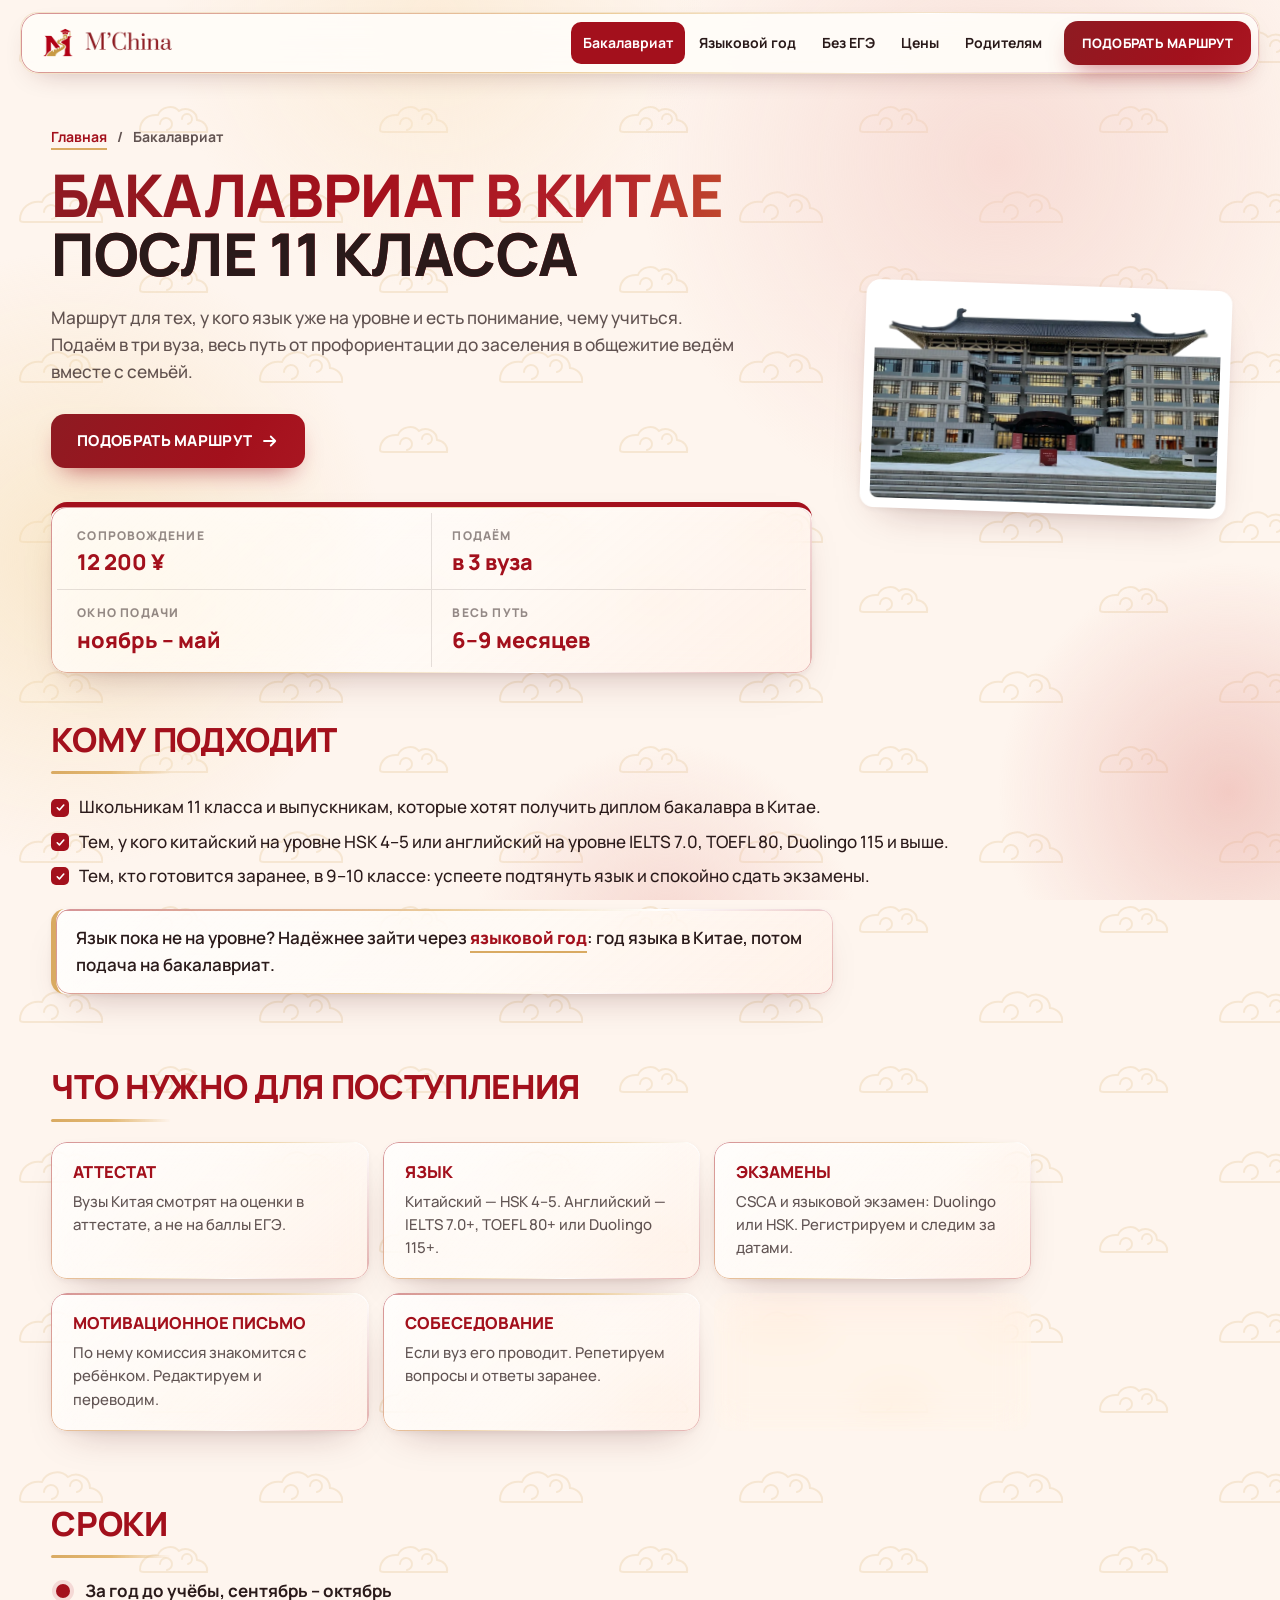
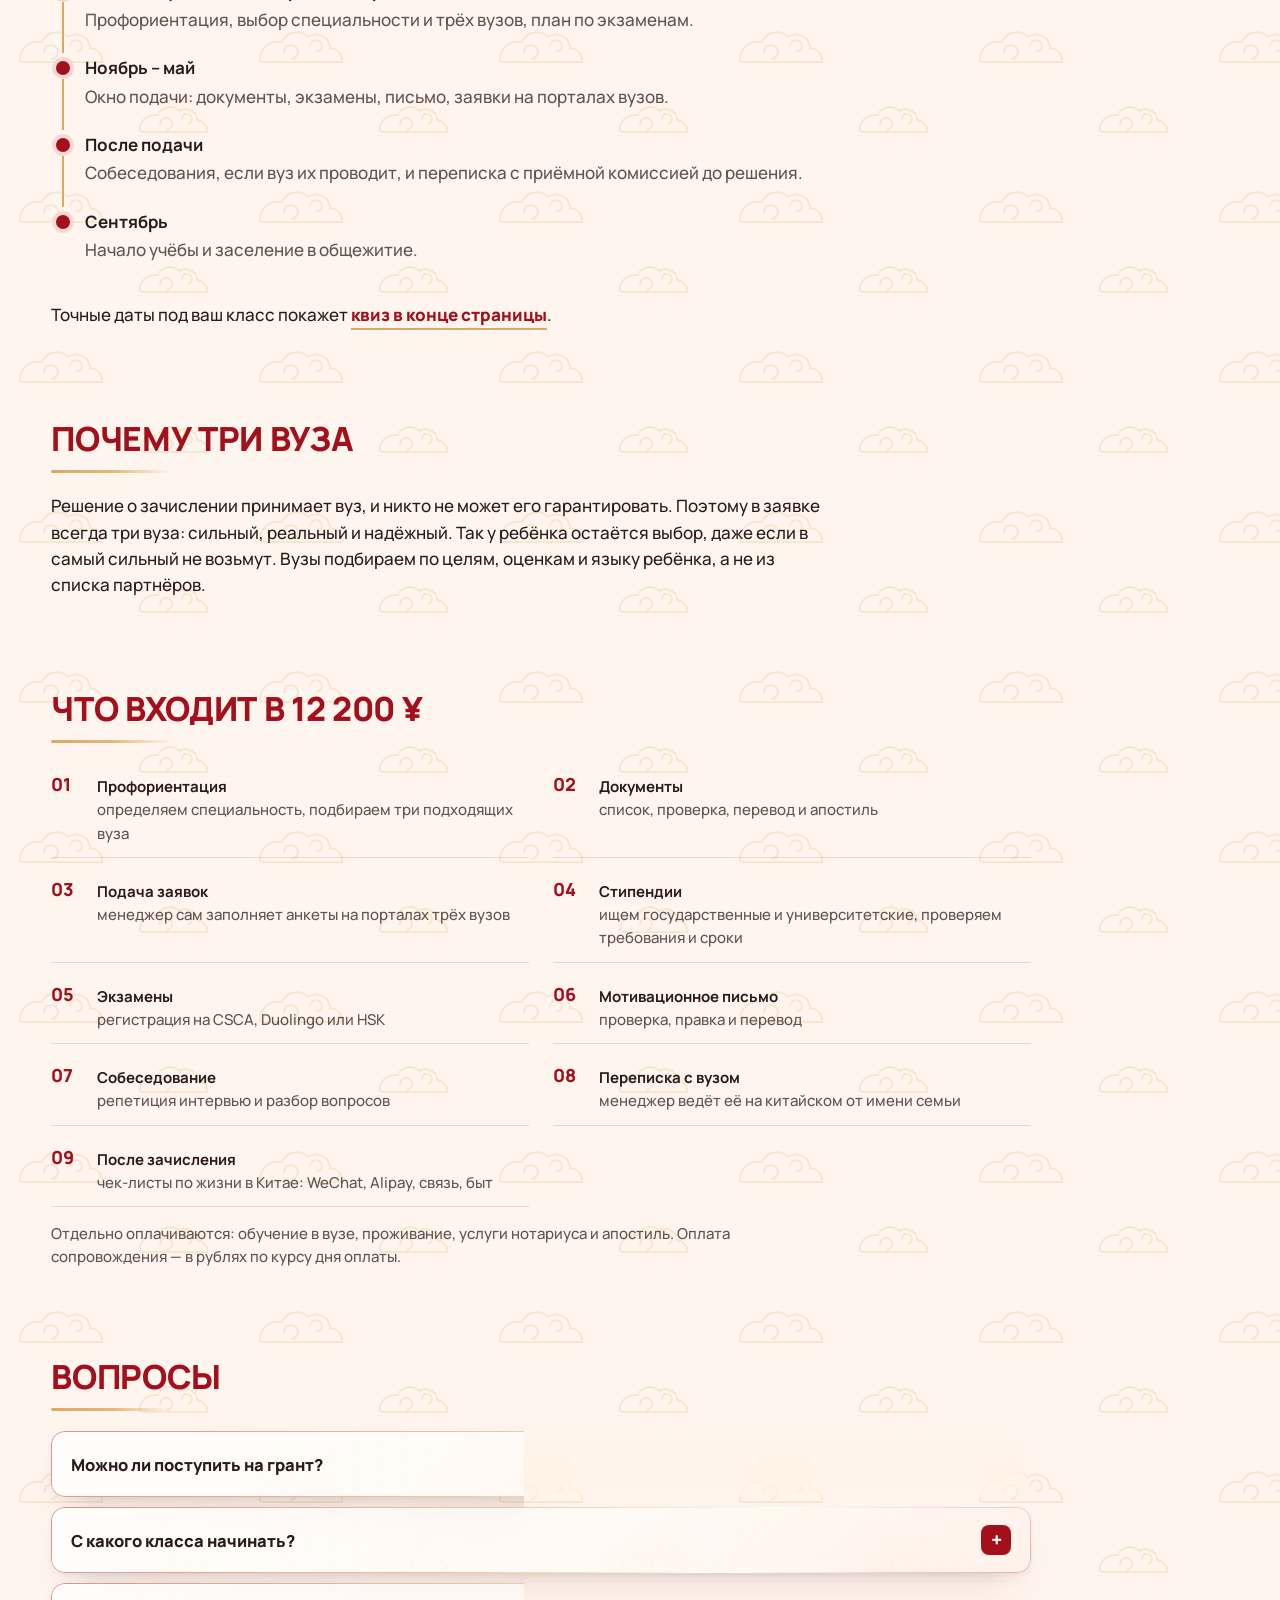
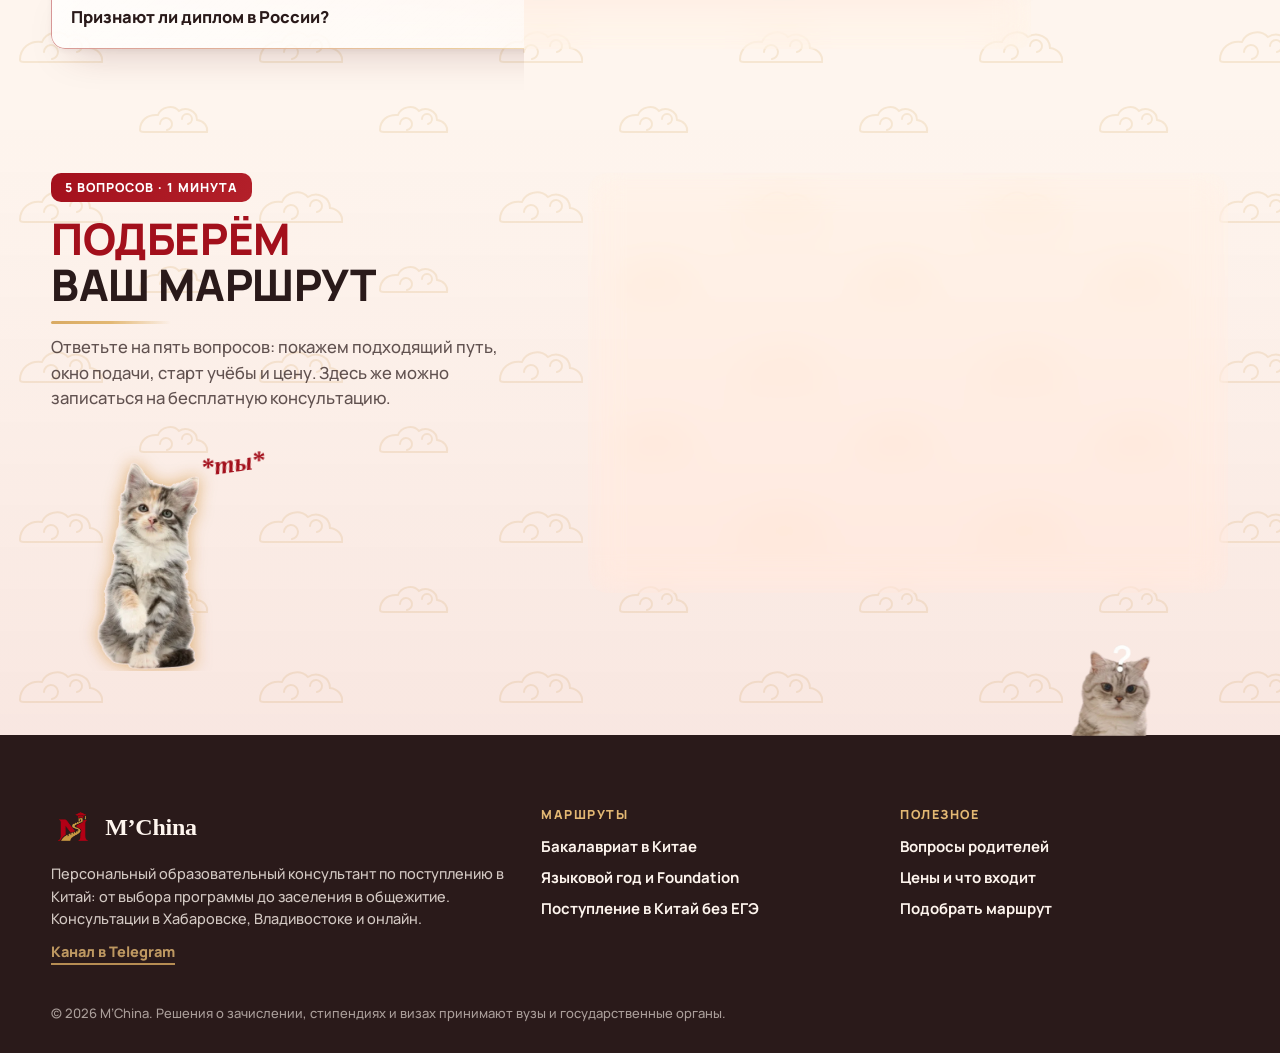
<file: bakalavriat.html>
<!doctype html>
<html lang="ru">
<head>
<meta charset="utf-8">
<meta name="viewport" content="width=device-width, initial-scale=1, viewport-fit=cover">
<title>Бакалавриат в Китае после 11 класса: требования, сроки, цена сопровождения — M’China</title>
<meta name="description" content="Как поступить на бакалавриат в Китае после 11 класса: какой нужен язык, экзамены CSCA и HSK, окно подачи ноябрь – май, три вуза в заявке. Сопровождение под ключ — 12 200 ¥.">
<meta name="theme-color" content="#B5141D">
<meta name="robots" content="noindex, nofollow">
<meta property="og:title" content="Бакалавриат в Китае после 11 класса: требования, сроки, цена сопровождения — M’China">
<meta property="og:description" content="Как поступить на бакалавриат в Китае после 11 класса: какой нужен язык, экзамены CSCA и HSK, окно подачи ноябрь – май, три вуза в заявке. Сопровождение под ключ — 12 200 ¥.">
<meta property="og:type" content="website">
<link rel="icon" href="data:image/svg+xml,%3Csvg xmlns='http://www.w3.org/2000/svg' viewBox='-36 -40 72 50'%3E%3Cg fill='%230F8A5A'%3E%3Cpath d='M0 4C9-6 9-22 0-34C-9-22-9-6 0 4Z'/%3E%3Cpath transform='rotate(-36)' d='M0 4C8-5 8-19 0-29C-8-19-8-5 0 4Z'/%3E%3Cpath transform='rotate(36)' d='M0 4C8-5 8-19 0-29C-8-19-8-5 0 4Z'/%3E%3C/g%3E%3C/svg%3E">
<link rel="preload" href="assets/fonts/Manrope-800-cyrillic.woff2" as="font" type="font/woff2" crossorigin>
<link rel="stylesheet" href="assets/site.css">
<script>document.documentElement.classList.add('js')</script>
</head>
<body class="page-bakalavriat">
<svg width="0" height="0" style="position:absolute" aria-hidden="true" focusable="false">
  <symbol id="i-lotus" viewBox="-36 -36 72 42">
    <path d="M0 4C9-6 9-22 0-34C-9-22-9-6 0 4Z"/>
    <path transform="rotate(-36)" opacity=".8" d="M0 4C8-5 8-19 0-29C-8-19-8-5 0 4Z"/>
    <path transform="rotate(36)" opacity=".8" d="M0 4C8-5 8-19 0-29C-8-19-8-5 0 4Z"/>
    <path transform="rotate(-70)" opacity=".55" d="M0 4C6-4 6-14 0-22C-6-14-6-4 0 4Z"/>
    <path transform="rotate(70)" opacity=".55" d="M0 4C6-4 6-14 0-22C-6-14-6-4 0 4Z"/>
  </symbol>
  <symbol id="i-arr" viewBox="0 0 24 24"><path d="M4 12h15M13 6l6 6-6 6" fill="none" stroke="currentColor" stroke-width="2.4" stroke-linecap="round" stroke-linejoin="round"/></symbol>
  <symbol id="i-check" viewBox="0 0 24 24"><path d="M5 12.5l4.5 4.5L19 7.5" fill="none" stroke="currentColor" stroke-width="2.6" stroke-linecap="round" stroke-linejoin="round"/></symbol>
  <symbol id="i-plane" viewBox="0 0 24 24"><path d="M21 15.5v-1.7l-8-5V3.6a1.5 1.5 0 0 0-3 0v5.2l-8 5v1.7l8-2.5v5.2l-2 1.5V21l3.5-1 3.5 1v-1.3l-2-1.5V13z"/></symbol>
</svg>

<a class="skip" href="#main">К содержанию</a>
<div class="bgfx" aria-hidden="true"><i class="blob"></i><i class="blob"></i><i class="blob"></i><i class="blob"></i><i class="blob"></i></div>
<header class="nav glass" id="nav">
  <a class="logo" href="index.html#top" aria-label="M’China, на главную"><img class="logo__img" src="assets/img/logotip.webp" alt="M’China" width="153" height="47"></a>
  <ul class="nav__links" id="nav-links">
    <li><a href="bakalavriat.html" data-nav="bakalavriat" aria-current="page">Бакалавриат</a></li>
    <li><a href="yazykovoy-god.html" data-nav="yazykovoy-god">Языковой год</a></li>
    <li><a href="bez-ege.html" data-nav="bez-ege">Без ЕГЭ</a></li>
    <li><a href="index.html#price" data-nav="price">Цены</a></li>
    <li><a href="roditelyam.html" data-nav="roditelyam">Родителям</a></li>
  </ul>
  <div class="nav__tools">
    <button class="nav__icon nav__burger" id="burger" type="button" aria-expanded="false" aria-controls="nav-links" aria-label="Открыть меню">
      <svg viewBox="0 0 24 24"><path d="M4 8h16M4 16h16"/></svg>
    </button>
    <a class="btn btn--ink" href="#quiz">Подобрать маршрут</a>
  </div>
</header>

<main id="main" tabindex="-1">

<section class="page-hero" id="top">
  <div class="wrap page-hero__grid">
    <div class="page-hero__text">
    <p class="crumbs"><a href="index.html">Главная</a><span aria-hidden="true">/</span>Бакалавриат</p>
    <h1 class="h1 h1--page">Бакалавриат в Китае <span class="accent">после 11 класса</span></h1>
    <p class="lead">Маршрут для тех, у кого язык уже на уровне и есть понимание, чему учиться. Подаём в три вуза, весь путь от профориентации до заселения в общежитие ведём вместе с семьёй.</p>
    <div class="hero__cta">
      <a class="btn btn--ink" href="#quiz">Подобрать маршрут <svg class="ico"><use href="#i-arr"/></svg></a>
    </div>
    <dl class="keyfacts glass">
      <div><dt>Сопровождение</dt><dd><span data-price="bach">12 200</span> ¥</dd></div>
      <div><dt>Подаём</dt><dd>в 3 вуза</dd></div>
      <div><dt>Окно подачи</dt><dd>ноябрь – май</dd></div>
      <div><dt>Весь путь</dt><dd>6–9 месяцев</dd></div>
    </dl>
    </div>
    <figure class="page-hero__art page-hero__art--photo"><img src="assets/img/pekinskiy.webp" alt="Пекинский университет" width="480" height="288"></figure>
  </div>
</section>

<div class="wrap article">
  <section aria-labelledby="b-who">
    <h2 class="h2 h2--s" id="b-who">Кому подходит</h2>
    <ul class="ticks">
      <li>Школьникам 11 класса и выпускникам, которые хотят получить диплом бакалавра в Китае.</li>
      <li>Тем, у кого китайский на уровне HSK 4–5 или английский на уровне IELTS 7.0, TOEFL 80, Duolingo 115 и выше.</li>
      <li>Тем, кто готовится заранее, в 9–10 классе: успеете подтянуть язык и спокойно сдать экзамены.</li>
    </ul>
    <p class="note glass">Язык пока не на уровне? Надёжнее зайти через <a class="link" href="yazykovoy-god.html">языковой год</a>: год языка в Китае, потом подача на бакалавриат.</p>
  </section>

  <section aria-labelledby="b-need">
    <h2 class="h2 h2--s" id="b-need">Что нужно для поступления</h2>
    <div class="cards2">
      <div class="card glass"><h3>Аттестат</h3><p>Вузы Китая смотрят на оценки в аттестате, а не на баллы ЕГЭ.</p></div>
      <div class="card glass"><h3>Язык</h3><p>Китайский — HSK 4–5. Английский — IELTS 7.0+, TOEFL 80+ или Duolingo 115+.</p></div>
      <div class="card glass"><h3>Экзамены</h3><p>CSCA и языковой экзамен: Duolingo или HSK. Регистрируем и следим за датами.</p></div>
      <div class="card glass"><h3>Мотивационное письмо</h3><p>По нему комиссия знакомится с ребёнком. Редактируем и переводим.</p></div>
      <div class="card glass"><h3>Собеседование</h3><p>Если вуз его проводит. Репетируем вопросы и ответы заранее.</p></div>
      <div class="card glass"><h3>Пакет документов</h3><p>Свой для каждого вуза. Проверяем каждую бумагу, ведём перевод и апостиль.</p></div>
    </div>
  </section>

  <section aria-labelledby="b-time">
    <h2 class="h2 h2--s" id="b-time">Сроки</h2>
    <ol class="timeline">
      <li><b>За год до учёбы, сентябрь – октябрь</b>Профориентация, выбор специальности и трёх вузов, план по экзаменам.</li>
      <li><b>Ноябрь – май</b>Окно подачи: документы, экзамены, письмо, заявки на порталах вузов.</li>
      <li><b>После подачи</b>Собеседования, если вуз их проводит, и переписка с приёмной комиссией до решения.</li>
      <li><b>Сентябрь</b>Начало учёбы и заселение в общежитие.</li>
    </ol>
    <p>Точные даты под ваш класс покажет <a class="link" href="#quiz">квиз в конце страницы</a>.</p>
  </section>

  <section aria-labelledby="b-three">
    <h2 class="h2 h2--s" id="b-three">Почему три вуза</h2>
    <p>Решение о зачислении принимает вуз, и никто не может его гарантировать. Поэтому в заявке всегда три вуза: сильный, реальный и надёжный. Так у ребёнка остаётся выбор, даже если в самый сильный не возьмут. Вузы подбираем по целям, оценкам и языку ребёнка, а не из списка партнёров.</p>
  </section>

  <section aria-labelledby="b-inc">
    <h2 class="h2 h2--s" id="b-inc">Что входит в 12 200 ¥</h2>
    <ol class="inc">
      <li><b>Профориентация</b>определяем специальность, подбираем три подходящих вуза</li>
      <li><b>Документы</b>список, проверка, перевод и апостиль</li>
      <li><b>Подача заявок</b>менеджер сам заполняет анкеты на порталах трёх вузов</li>
      <li><b>Стипендии</b>ищем государственные и университетские, проверяем требования и сроки</li>
      <li><b>Экзамены</b>регистрация на CSCA, Duolingo или HSK</li>
      <li><b>Мотивационное письмо</b>проверка, правка и перевод</li>
      <li><b>Собеседование</b>репетиция интервью и разбор вопросов</li>
      <li><b>Переписка с вузом</b>менеджер ведёт её на китайском от имени семьи</li>
      <li><b>После зачисления</b>чек-листы по жизни в Китае: WeChat, Alipay, связь, быт</li>
    </ol>
    <p class="muted">Отдельно оплачиваются: обучение в вузе, проживание, услуги нотариуса и апостиль. Оплата сопровождения — в рублях по курсу дня оплаты.</p>
  </section>

  <section aria-labelledby="b-faq">
    <h2 class="h2 h2--s" id="b-faq">Вопросы</h2>
    <div class="faq">
      <details class="glass"><summary>Можно ли поступить на грант?</summary><p>Можно подать на государственные и университетские стипендии. Подбираем те, под требования которых ребёнок подходит, и подаём вместе с заявкой. Обещать грант не можем: решение за вузом и комиссией.</p></details>
      <details class="glass"><summary>С какого класса начинать?</summary><p>Чем раньше, тем спокойнее. В 8–9 классе главное — язык и профориентация. В 11 классе начинать лучше в сентябре – октябре, до открытия окна подачи.</p></details>
      <details class="glass"><summary>Признают ли диплом в России?</summary><p>Да. Россия и Китай взаимно признают документы об образовании, китайский диплом действует без легализации. Нужен перевод с нотариальным заверением.</p></details>
    </div>
  </section>
</div>

<section class="sec quiz-sec" id="quiz" tabindex="-1" aria-labelledby="quiz-h">
  <div class="wrap quiz__grid">
    <div class="quiz__intro">
      <p class="eyebrow">5 вопросов · 1 минута</p>
      <h2 class="h2 rw" id="quiz-h">Подберём <em>ваш маршрут</em></h2>
      <p class="sec__lead">Ответьте на пять вопросов: покажем подходящий путь, окно подачи, старт учёбы и цену. Здесь же можно записаться на бесплатную консультацию.</p>
      <figure class="quiz__cat" aria-hidden="true"><img src="assets/img/kotenok.webp" alt="" width="220" height="288" loading="lazy"><span>*ты*</span></figure>
    </div>

    <div class="quiz glass" id="quiz-box">
      <div class="quiz__top" aria-hidden="true">
        <span class="quiz__count">Вопрос <b id="q-n">1</b> из 5</span>
        <span class="quiz__bar"><i id="q-bar"></i></span>
      </div>

      <form id="quiz-form" novalidate>
        <fieldset class="q" data-step="1">
          <legend class="q__t" tabindex="-1">Кто заполняет?</legend>
          <div class="q__opts q__opts--2">
            <label class="opt"><input type="radio" name="who" value="parent"><span class="opt__box"><b>Родитель</b></span></label>
            <label class="opt"><input type="radio" name="who" value="student"><span class="opt__box"><b>Школьник</b></span></label>
          </div>
        </fieldset>

        <fieldset class="q" data-step="2">
          <legend class="q__t" tabindex="-1">В каком классе ребёнок сейчас?</legend>
          <div class="q__opts q__opts--2">
            <label class="opt"><input type="radio" name="grade" value="9"><span class="opt__box"><b>8–9 класс</b></span></label>
            <label class="opt"><input type="radio" name="grade" value="10"><span class="opt__box"><b>10 класс</b></span></label>
            <label class="opt"><input type="radio" name="grade" value="11"><span class="opt__box"><b>11 класс</b></span></label>
            <label class="opt"><input type="radio" name="grade" value="0"><span class="opt__box"><b>Школа окончена</b></span></label>
          </div>
        </fieldset>

        <fieldset class="q" data-step="3">
          <legend class="q__t" tabindex="-1">Что сейчас ближе всего?</legend>
          <div class="q__opts">
            <label class="opt" data-for="parent"><input type="radio" name="seg" value="anxious"><span class="opt__box"><b>Страшно отпускать ребёнка так далеко</b><small>Другая страна, язык, быт</small></span></label>
            <label class="opt" data-for="parent"><input type="radio" name="seg" value="planner"><span class="opt__box"><b>Планируем заранее: сильный вуз, может быть, грант</b><small>Думаем на 1–2 года вперёд</small></span></label>
            <label class="opt"><input type="radio" name="seg" value="ege"><span class="opt__box"><b>Страшно сдавать ЕГЭ, ищем другой путь</b><small>Не хочется, чтобы всё решил один экзамен</small></span></label>
            <label class="opt" data-for="student"><input type="radio" name="seg" value="dreamer"><span class="opt__box"><b>Мечтаю учиться за границей, не знаю, с чего начать</b><small>Нужен понятный план</small></span></label>
            <label class="opt" data-for="student"><input type="radio" name="seg" value="easy"><span class="opt__box"><b>Хочу в Китай, кажется, это несложно</b><small>Разберусь по ходу</small></span></label>
            <label class="opt"><input type="radio" name="seg" value="look"><span class="opt__box"><b>Пока просто присматриваемся</b><small>Хотим понять, что вообще возможно</small></span></label>
          </div>
        </fieldset>

        <fieldset class="q" data-step="4">
          <legend class="q__t" tabindex="-1">Что важнее, когда принимаете решение?</legend>
          <div class="q__opts">
            <label class="opt"><input type="radio" name="psy" value="facts"><span class="opt__box"><b>Подробный план и факты</b></span></label>
            <label class="opt"><input type="radio" name="psy" value="support"><span class="opt__box"><b>Человек, которому можно задать любой вопрос</b></span></label>
            <label class="opt"><input type="radio" name="psy" value="roi"><span class="opt__box"><b>Понимать, окупится ли это</b></span></label>
            <label class="opt"><input type="radio" name="psy" value="fast"><span class="opt__box"><b>Быстро и без бумажной возни</b></span></label>
            <label class="opt"><input type="radio" name="psy" value="dream"><span class="opt__box"><b>Чтобы мечта стала реальной</b></span></label>
          </div>
        </fieldset>

        <fieldset class="q" data-step="5">
          <legend class="q__t" tabindex="-1">Как с языком?</legend>
          <div class="q__opts">
            <label class="opt"><input type="radio" name="lang" value="zero"><span class="opt__box"><b>Китайского пока нет</b><small>Английский тоже не на высоком уровне</small></span></label>
            <label class="opt"><input type="radio" name="lang" value="mid"><span class="opt__box"><b>Учит, но до HSK 4 или IELTS 7.0 пока далеко</b></span></label>
            <label class="opt"><input type="radio" name="lang" value="ready"><span class="opt__box"><b>Уже HSK 4 и выше или IELTS 7.0 и выше</b><small>Либо TOEFL 80+, Duolingo 115+</small></span></label>
          </div>
        </fieldset>

        <div class="q q--result" data-step="6" aria-live="polite">
          <div class="res">
            <p class="res__kicker" tabindex="-1" id="r-kicker">Ваш маршрут</p>
            <h3 class="res__title" id="r-title">—</h3>
            <p class="res__why" id="r-why"></p>
            <dl class="res__facts">
              <dt>Сопровождение</dt><dd id="r-price">—</dd>
              <dt>Подаём</dt><dd id="r-unis">—</dd>
              <dt>Окно подачи</dt><dd id="r-win">—</dd>
              <dt>Старт учёбы</dt><dd id="r-entry">—</dd>
            </dl>
            <p class="res__seg" id="r-seg"></p>
            <p class="res__psy" id="r-psy"></p>
          </div>

          <div class="lead-box" id="lead-fields">
            <p class="lead__h">Записаться на бесплатную консультацию</p>
            <div class="row">
              <div class="field"><label for="f-name">Как вас зовут</label><input class="inp" id="f-name" name="name" autocomplete="name" aria-describedby="e-name"><p class="err" id="e-name"></p></div>
              <div class="field"><label for="f-contact">Телефон или ник</label><input class="inp" id="f-contact" name="contact" autocomplete="tel" placeholder="+7 900 000-00-00 или @ник" aria-describedby="e-contact"><p class="err" id="e-contact"></p></div>
            </div>
            <fieldset class="field fs">
              <legend class="fs-legend">Где удобнее общаться</legend>
              <div class="pills" id="f-channel">
                <label><input type="radio" name="channel" value="Telegram" checked><span>Telegram</span></label>
                <label><input type="radio" name="channel" value="MAX"><span>MAX</span></label>
                <label><input type="radio" name="channel" value="WhatsApp"><span>WhatsApp</span></label>
                <label><input type="radio" name="channel" value="Звонок"><span>Звонок</span></label>
              </div>
            </fieldset>
            <fieldset class="field fs">
              <legend class="fs-legend">Город</legend>
              <div class="pills" id="f-city" aria-describedby="e-city">
                <label><input type="radio" name="city" value="Хабаровск"><span>Хабаровск</span></label>
                <label><input type="radio" name="city" value="Владивосток"><span>Владивосток</span></label>
                <label><input type="radio" name="city" value="Другой город"><span>Другой город</span></label>
              </div>
              <p class="err" id="e-city"></p>
            </fieldset>
            <div class="field"><label class="check"><input type="checkbox" id="f-consent" name="consent" aria-describedby="e-consent"><span>Согласен на обработку персональных данных. Контакты третьим лицам не передаём.</span></label><p class="err" id="e-consent"></p></div>
            <button class="btn btn--ink lead__btn" type="submit">Записаться <svg class="ico"><use href="#i-arr"/></svg></button>
          </div>

          <div class="success" id="lead-ok" role="status" tabindex="-1" hidden>
            <svg class="ico"><use href="#i-lotus"/></svg>
            <h3>Заявка у нас</h3>
            <p id="lead-ok-text">Свяжемся в течение рабочего дня.</p>
            <p class="fine">Демо-версия страницы: отправка заявок подключается отдельно.</p>
          </div>
        </div>
      </form>

      <div class="quiz__nav">
        <button class="btn glass quiz__back" type="button" id="q-back" hidden><svg class="ico ico--back"><use href="#i-arr"/></svg>Назад</button>
        <button class="link quiz__restart" type="button" id="q-restart" hidden>Пройти заново</button>
      </div>
    </div>
  </div>
</section>

</main>
<footer class="foot">
  <img class="foot__cat" src="assets/img/kot-vyglyadyvaet.webp" alt="" width="210" height="213" loading="lazy">
  <div class="wrap foot__grid">
    <div>
      <a class="logo foot__logo" href="index.html#top"><img class="logo__znak" src="assets/img/znak.webp" alt="" width="44" height="44"><span class="logo__word">M’China</span></a>
      <p class="foot__txt">Персональный образовательный консультант по поступлению в Китай: от выбора программы до заселения в общежитие. Консультации в Хабаровске, Владивостоке и онлайн.</p>
      <p class="foot__txt"><a class="link" href="https://t.me/m_china_apply">Канал в Telegram</a></p>
    </div>
    <nav aria-label="Разделы сайта">
      <p class="foot__h">Маршруты</p>
      <ul class="foot__links">
        <li><a href="bakalavriat.html">Бакалавриат в Китае</a></li>
        <li><a href="yazykovoy-god.html">Языковой год и Foundation</a></li>
        <li><a href="bez-ege.html">Поступление в Китай без ЕГЭ</a></li>
      </ul>
    </nav>
    <nav aria-label="Полезное">
      <p class="foot__h">Полезное</p>
      <ul class="foot__links">
        <li><a href="roditelyam.html">Вопросы родителей</a></li>
        <li><a href="index.html#price">Цены и что входит</a></li>
        <li><a href="#quiz">Подобрать маршрут</a></li>
      </ul>
    </nav>
  </div>
  <p class="wrap foot__fine">© 2026 M’China. Решения о зачислении, стипендиях и визах принимают вузы и государственные органы.</p>
</footer>


<script src="assets/site.js" defer></script>
</body>
</html>
</file>
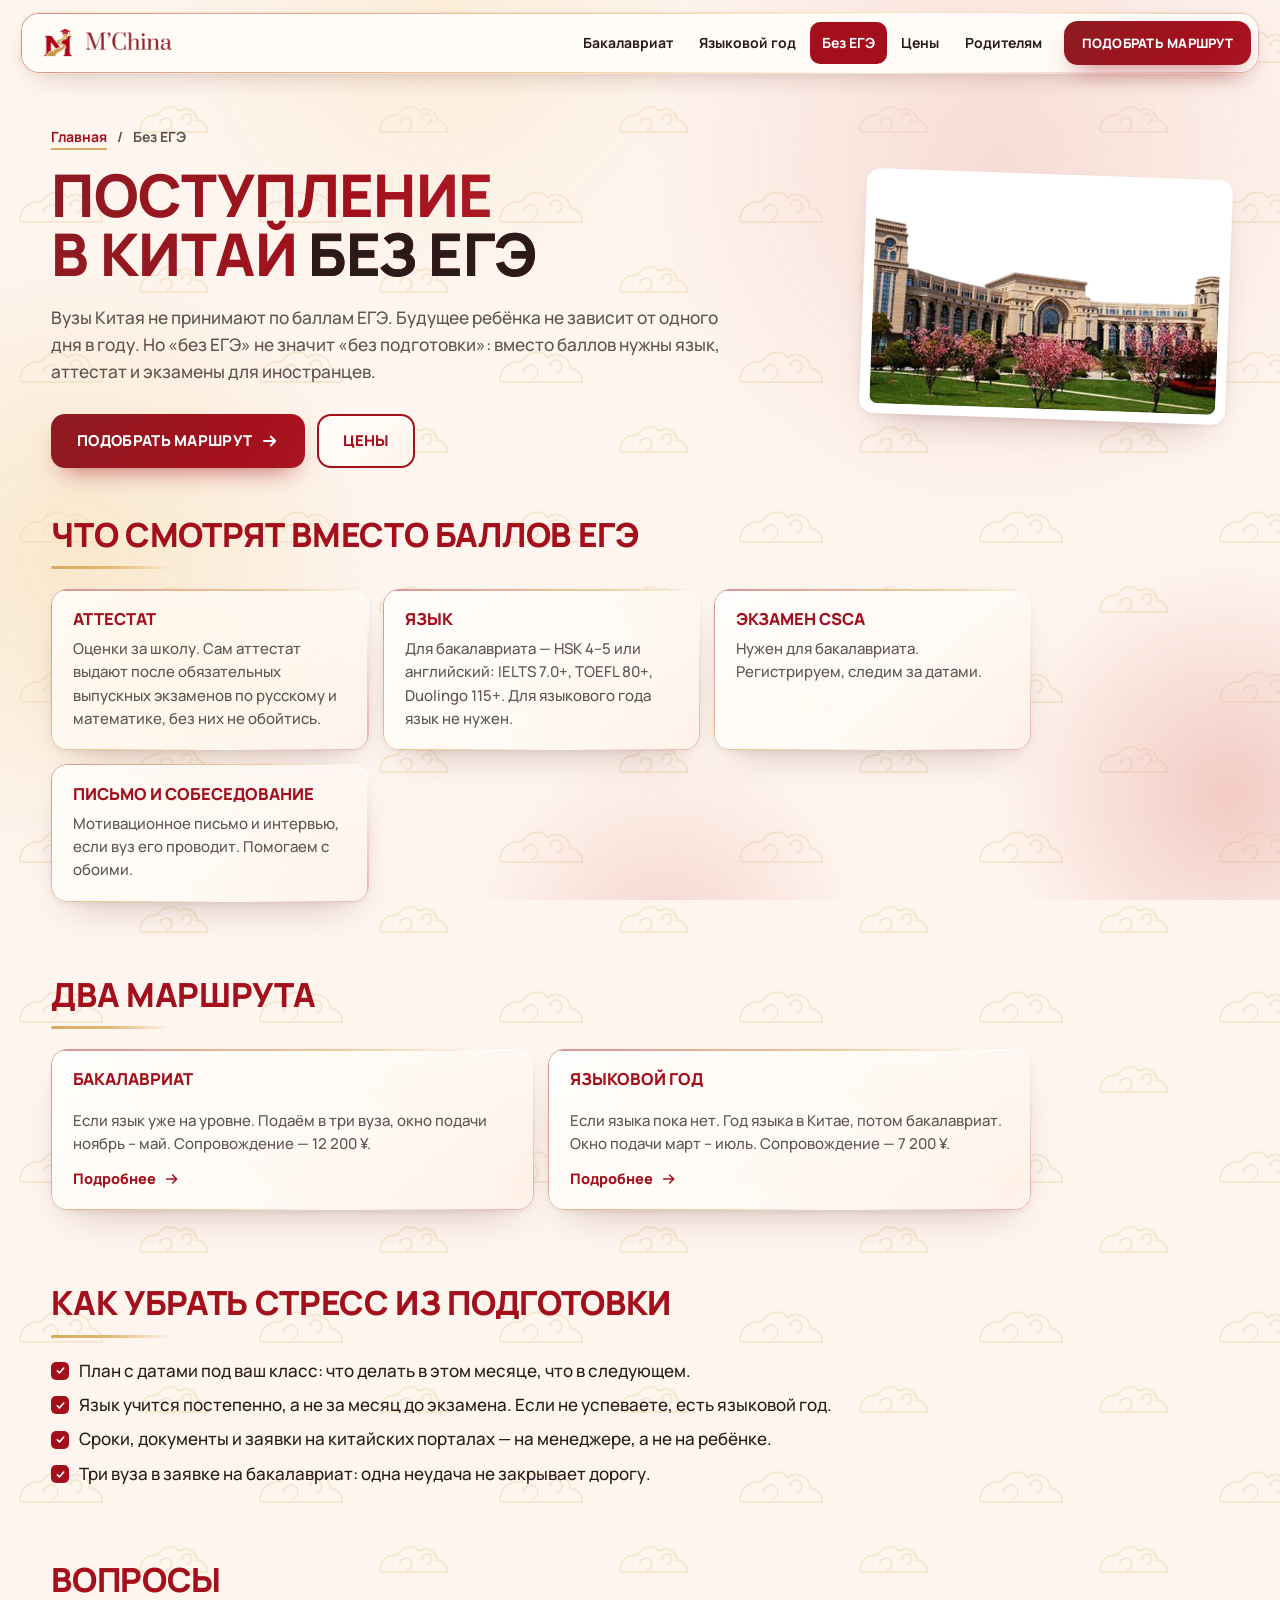
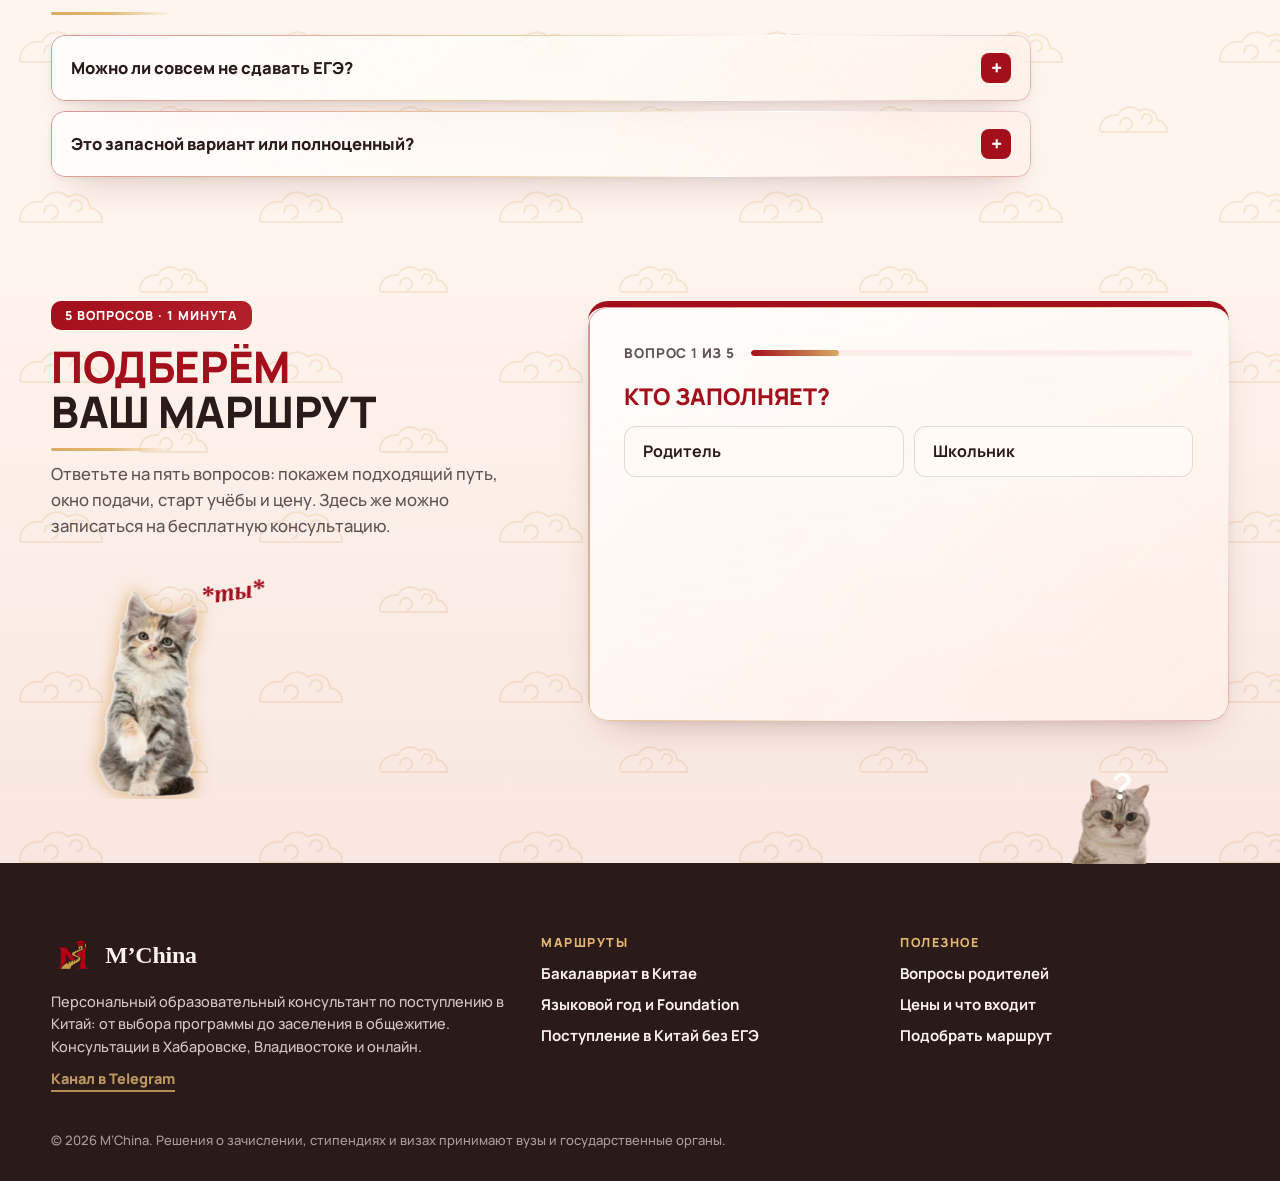
<file: bez-ege.html>
<!doctype html>
<html lang="ru">
<head>
<meta charset="utf-8">
<meta name="viewport" content="width=device-width, initial-scale=1, viewport-fit=cover">
<title>Поступление в Китай без ЕГЭ: что нужно вместо баллов — M’China</title>
<meta name="description" content="Можно ли поступить в вуз Китая без ЕГЭ: на что смотрят китайские вузы вместо баллов, какой нужен язык, что за экзамен CSCA и два маршрута — бакалавриат и языковой год.">
<meta name="theme-color" content="#B5141D">
<meta name="robots" content="noindex, nofollow">
<meta property="og:title" content="Поступление в Китай без ЕГЭ: что нужно вместо баллов — M’China">
<meta property="og:description" content="Можно ли поступить в вуз Китая без ЕГЭ: на что смотрят китайские вузы вместо баллов, какой нужен язык, что за экзамен CSCA и два маршрута — бакалавриат и языковой год.">
<meta property="og:type" content="website">
<link rel="icon" href="data:image/svg+xml,%3Csvg xmlns='http://www.w3.org/2000/svg' viewBox='-36 -40 72 50'%3E%3Cg fill='%230F8A5A'%3E%3Cpath d='M0 4C9-6 9-22 0-34C-9-22-9-6 0 4Z'/%3E%3Cpath transform='rotate(-36)' d='M0 4C8-5 8-19 0-29C-8-19-8-5 0 4Z'/%3E%3Cpath transform='rotate(36)' d='M0 4C8-5 8-19 0-29C-8-19-8-5 0 4Z'/%3E%3C/g%3E%3C/svg%3E">
<link rel="preload" href="assets/fonts/Manrope-800-cyrillic.woff2" as="font" type="font/woff2" crossorigin>
<link rel="stylesheet" href="assets/site.css">
<script>document.documentElement.classList.add('js')</script>
</head>
<body class="page-bez-ege">
<svg width="0" height="0" style="position:absolute" aria-hidden="true" focusable="false">
  <symbol id="i-lotus" viewBox="-36 -36 72 42">
    <path d="M0 4C9-6 9-22 0-34C-9-22-9-6 0 4Z"/>
    <path transform="rotate(-36)" opacity=".8" d="M0 4C8-5 8-19 0-29C-8-19-8-5 0 4Z"/>
    <path transform="rotate(36)" opacity=".8" d="M0 4C8-5 8-19 0-29C-8-19-8-5 0 4Z"/>
    <path transform="rotate(-70)" opacity=".55" d="M0 4C6-4 6-14 0-22C-6-14-6-4 0 4Z"/>
    <path transform="rotate(70)" opacity=".55" d="M0 4C6-4 6-14 0-22C-6-14-6-4 0 4Z"/>
  </symbol>
  <symbol id="i-arr" viewBox="0 0 24 24"><path d="M4 12h15M13 6l6 6-6 6" fill="none" stroke="currentColor" stroke-width="2.4" stroke-linecap="round" stroke-linejoin="round"/></symbol>
  <symbol id="i-check" viewBox="0 0 24 24"><path d="M5 12.5l4.5 4.5L19 7.5" fill="none" stroke="currentColor" stroke-width="2.6" stroke-linecap="round" stroke-linejoin="round"/></symbol>
  <symbol id="i-plane" viewBox="0 0 24 24"><path d="M21 15.5v-1.7l-8-5V3.6a1.5 1.5 0 0 0-3 0v5.2l-8 5v1.7l8-2.5v5.2l-2 1.5V21l3.5-1 3.5 1v-1.3l-2-1.5V13z"/></symbol>
</svg>

<a class="skip" href="#main">К содержанию</a>
<div class="bgfx" aria-hidden="true"><i class="blob"></i><i class="blob"></i><i class="blob"></i><i class="blob"></i><i class="blob"></i></div>
<header class="nav glass" id="nav">
  <a class="logo" href="index.html#top" aria-label="M’China, на главную"><img class="logo__img" src="assets/img/logotip.webp" alt="M’China" width="153" height="47"></a>
  <ul class="nav__links" id="nav-links">
    <li><a href="bakalavriat.html" data-nav="bakalavriat">Бакалавриат</a></li>
    <li><a href="yazykovoy-god.html" data-nav="yazykovoy-god">Языковой год</a></li>
    <li><a href="bez-ege.html" data-nav="bez-ege" aria-current="page">Без ЕГЭ</a></li>
    <li><a href="index.html#price" data-nav="price">Цены</a></li>
    <li><a href="roditelyam.html" data-nav="roditelyam">Родителям</a></li>
  </ul>
  <div class="nav__tools">
    <button class="nav__icon nav__burger" id="burger" type="button" aria-expanded="false" aria-controls="nav-links" aria-label="Открыть меню">
      <svg viewBox="0 0 24 24"><path d="M4 8h16M4 16h16"/></svg>
    </button>
    <a class="btn btn--ink" href="#quiz">Подобрать маршрут</a>
  </div>
</header>

<main id="main" tabindex="-1">

<section class="page-hero" id="top">
  <div class="wrap page-hero__grid">
    <div class="page-hero__text">
    <p class="crumbs"><a href="index.html">Главная</a><span aria-hidden="true">/</span>Без ЕГЭ</p>
    <h1 class="h1 h1--page">Поступление в Китай <span class="accent">без ЕГЭ</span></h1>
    <p class="lead">Вузы Китая не принимают по баллам ЕГЭ. Будущее ребёнка не зависит от одного дня в году. Но «без ЕГЭ» не значит «без подготовки»: вместо баллов нужны язык, аттестат и экзамены для иностранцев.</p>
    <div class="hero__cta">
      <a class="btn btn--ink" href="#quiz">Подобрать маршрут <svg class="ico"><use href="#i-arr"/></svg></a>
      <a class="btn glass" href="index.html#price">Цены</a>
    </div>
    </div>
    <figure class="page-hero__art page-hero__art--photo"><img src="assets/img/fudan.webp" alt="Университет Фудань, Шанхай" width="480" height="312"></figure>
  </div>
</section>

<div class="wrap article">
  <section aria-labelledby="e-instead">
    <h2 class="h2 h2--s" id="e-instead">Что смотрят вместо баллов ЕГЭ</h2>
    <div class="cards2">
      <div class="card glass"><h3>Аттестат</h3><p>Оценки за школу. Сам аттестат выдают после обязательных выпускных экзаменов по русскому и математике, без них не обойтись.</p></div>
      <div class="card glass"><h3>Язык</h3><p>Для бакалавриата — HSK 4–5 или английский: IELTS 7.0+, TOEFL 80+, Duolingo 115+. Для языкового года язык не нужен.</p></div>
      <div class="card glass"><h3>Экзамен CSCA</h3><p>Нужен для бакалавриата. Регистрируем, следим за датами.</p></div>
      <div class="card glass"><h3>Письмо и собеседование</h3><p>Мотивационное письмо и интервью, если вуз его проводит. Помогаем с обоими.</p></div>
    </div>
  </section>

  <section aria-labelledby="e-routes">
    <h2 class="h2 h2--s" id="e-routes">Два маршрута</h2>
    <div class="cards2 cards2--2">
      <a class="card card--link glass" href="bakalavriat.html"><h3>Бакалавриат</h3><p>Если язык уже на уровне. Подаём в три вуза, окно подачи ноябрь – май. Сопровождение — <span data-price="bach">12 200</span> ¥.</p><span class="who__go">Подробнее <svg class="ico"><use href="#i-arr"/></svg></span></a>
      <a class="card card--link glass" href="yazykovoy-god.html"><h3>Языковой год</h3><p>Если языка пока нет. Год языка в Китае, потом бакалавриат. Окно подачи март – июль. Сопровождение — <span data-price="lang">7 200</span> ¥.</p><span class="who__go">Подробнее <svg class="ico"><use href="#i-arr"/></svg></span></a>
    </div>
  </section>

  <section aria-labelledby="e-calm">
    <h2 class="h2 h2--s" id="e-calm">Как убрать стресс из подготовки</h2>
    <ul class="ticks">
      <li>План с датами под ваш класс: что делать в этом месяце, что в следующем.</li>
      <li>Язык учится постепенно, а не за месяц до экзамена. Если не успеваете, есть языковой год.</li>
      <li>Сроки, документы и заявки на китайских порталах — на менеджере, а не на ребёнке.</li>
      <li>Три вуза в заявке на бакалавриат: одна неудача не закрывает дорогу.</li>
    </ul>
  </section>

  <section aria-labelledby="e-faq">
    <h2 class="h2 h2--s" id="e-faq">Вопросы</h2>
    <div class="faq">
      <details class="glass"><summary>Можно ли совсем не сдавать ЕГЭ?</summary><p>Профильные ЕГЭ для китайского вуза не нужны. Но аттестат в России выдают после обязательных выпускных экзаменов по русскому языку и математике, а аттестат нужен для поступления.</p></details>
      <details class="glass"><summary>Это запасной вариант или полноценный?</summary><p>Полноценный: диплом китайского вуза признаётся в России, нужен только перевод с нотариальным заверением. Но решать, подходит ли Китай ребёнку, стоит не из страха перед экзаменом. Если не подходит, скажем об этом на консультации.</p></details>
    </div>
  </section>
</div>

<section class="sec quiz-sec" id="quiz" tabindex="-1" aria-labelledby="quiz-h">
  <div class="wrap quiz__grid">
    <div class="quiz__intro">
      <p class="eyebrow">5 вопросов · 1 минута</p>
      <h2 class="h2 rw" id="quiz-h">Подберём <em>ваш маршрут</em></h2>
      <p class="sec__lead">Ответьте на пять вопросов: покажем подходящий путь, окно подачи, старт учёбы и цену. Здесь же можно записаться на бесплатную консультацию.</p>
      <figure class="quiz__cat" aria-hidden="true"><img src="assets/img/kotenok.webp" alt="" width="220" height="288" loading="lazy"><span>*ты*</span></figure>
    </div>

    <div class="quiz glass" id="quiz-box">
      <div class="quiz__top" aria-hidden="true">
        <span class="quiz__count">Вопрос <b id="q-n">1</b> из 5</span>
        <span class="quiz__bar"><i id="q-bar"></i></span>
      </div>

      <form id="quiz-form" novalidate>
        <fieldset class="q" data-step="1">
          <legend class="q__t" tabindex="-1">Кто заполняет?</legend>
          <div class="q__opts q__opts--2">
            <label class="opt"><input type="radio" name="who" value="parent"><span class="opt__box"><b>Родитель</b></span></label>
            <label class="opt"><input type="radio" name="who" value="student"><span class="opt__box"><b>Школьник</b></span></label>
          </div>
        </fieldset>

        <fieldset class="q" data-step="2">
          <legend class="q__t" tabindex="-1">В каком классе ребёнок сейчас?</legend>
          <div class="q__opts q__opts--2">
            <label class="opt"><input type="radio" name="grade" value="9"><span class="opt__box"><b>8–9 класс</b></span></label>
            <label class="opt"><input type="radio" name="grade" value="10"><span class="opt__box"><b>10 класс</b></span></label>
            <label class="opt"><input type="radio" name="grade" value="11"><span class="opt__box"><b>11 класс</b></span></label>
            <label class="opt"><input type="radio" name="grade" value="0"><span class="opt__box"><b>Школа окончена</b></span></label>
          </div>
        </fieldset>

        <fieldset class="q" data-step="3">
          <legend class="q__t" tabindex="-1">Что сейчас ближе всего?</legend>
          <div class="q__opts">
            <label class="opt" data-for="parent"><input type="radio" name="seg" value="anxious"><span class="opt__box"><b>Страшно отпускать ребёнка так далеко</b><small>Другая страна, язык, быт</small></span></label>
            <label class="opt" data-for="parent"><input type="radio" name="seg" value="planner"><span class="opt__box"><b>Планируем заранее: сильный вуз, может быть, грант</b><small>Думаем на 1–2 года вперёд</small></span></label>
            <label class="opt"><input type="radio" name="seg" value="ege"><span class="opt__box"><b>Страшно сдавать ЕГЭ, ищем другой путь</b><small>Не хочется, чтобы всё решил один экзамен</small></span></label>
            <label class="opt" data-for="student"><input type="radio" name="seg" value="dreamer"><span class="opt__box"><b>Мечтаю учиться за границей, не знаю, с чего начать</b><small>Нужен понятный план</small></span></label>
            <label class="opt" data-for="student"><input type="radio" name="seg" value="easy"><span class="opt__box"><b>Хочу в Китай, кажется, это несложно</b><small>Разберусь по ходу</small></span></label>
            <label class="opt"><input type="radio" name="seg" value="look"><span class="opt__box"><b>Пока просто присматриваемся</b><small>Хотим понять, что вообще возможно</small></span></label>
          </div>
        </fieldset>

        <fieldset class="q" data-step="4">
          <legend class="q__t" tabindex="-1">Что важнее, когда принимаете решение?</legend>
          <div class="q__opts">
            <label class="opt"><input type="radio" name="psy" value="facts"><span class="opt__box"><b>Подробный план и факты</b></span></label>
            <label class="opt"><input type="radio" name="psy" value="support"><span class="opt__box"><b>Человек, которому можно задать любой вопрос</b></span></label>
            <label class="opt"><input type="radio" name="psy" value="roi"><span class="opt__box"><b>Понимать, окупится ли это</b></span></label>
            <label class="opt"><input type="radio" name="psy" value="fast"><span class="opt__box"><b>Быстро и без бумажной возни</b></span></label>
            <label class="opt"><input type="radio" name="psy" value="dream"><span class="opt__box"><b>Чтобы мечта стала реальной</b></span></label>
          </div>
        </fieldset>

        <fieldset class="q" data-step="5">
          <legend class="q__t" tabindex="-1">Как с языком?</legend>
          <div class="q__opts">
            <label class="opt"><input type="radio" name="lang" value="zero"><span class="opt__box"><b>Китайского пока нет</b><small>Английский тоже не на высоком уровне</small></span></label>
            <label class="opt"><input type="radio" name="lang" value="mid"><span class="opt__box"><b>Учит, но до HSK 4 или IELTS 7.0 пока далеко</b></span></label>
            <label class="opt"><input type="radio" name="lang" value="ready"><span class="opt__box"><b>Уже HSK 4 и выше или IELTS 7.0 и выше</b><small>Либо TOEFL 80+, Duolingo 115+</small></span></label>
          </div>
        </fieldset>

        <div class="q q--result" data-step="6" aria-live="polite">
          <div class="res">
            <p class="res__kicker" tabindex="-1" id="r-kicker">Ваш маршрут</p>
            <h3 class="res__title" id="r-title">—</h3>
            <p class="res__why" id="r-why"></p>
            <dl class="res__facts">
              <dt>Сопровождение</dt><dd id="r-price">—</dd>
              <dt>Подаём</dt><dd id="r-unis">—</dd>
              <dt>Окно подачи</dt><dd id="r-win">—</dd>
              <dt>Старт учёбы</dt><dd id="r-entry">—</dd>
            </dl>
            <p class="res__seg" id="r-seg"></p>
            <p class="res__psy" id="r-psy"></p>
          </div>

          <div class="lead-box" id="lead-fields">
            <p class="lead__h">Записаться на бесплатную консультацию</p>
            <div class="row">
              <div class="field"><label for="f-name">Как вас зовут</label><input class="inp" id="f-name" name="name" autocomplete="name" aria-describedby="e-name"><p class="err" id="e-name"></p></div>
              <div class="field"><label for="f-contact">Телефон или ник</label><input class="inp" id="f-contact" name="contact" autocomplete="tel" placeholder="+7 900 000-00-00 или @ник" aria-describedby="e-contact"><p class="err" id="e-contact"></p></div>
            </div>
            <fieldset class="field fs">
              <legend class="fs-legend">Где удобнее общаться</legend>
              <div class="pills" id="f-channel">
                <label><input type="radio" name="channel" value="Telegram" checked><span>Telegram</span></label>
                <label><input type="radio" name="channel" value="MAX"><span>MAX</span></label>
                <label><input type="radio" name="channel" value="WhatsApp"><span>WhatsApp</span></label>
                <label><input type="radio" name="channel" value="Звонок"><span>Звонок</span></label>
              </div>
            </fieldset>
            <fieldset class="field fs">
              <legend class="fs-legend">Город</legend>
              <div class="pills" id="f-city" aria-describedby="e-city">
                <label><input type="radio" name="city" value="Хабаровск"><span>Хабаровск</span></label>
                <label><input type="radio" name="city" value="Владивосток"><span>Владивосток</span></label>
                <label><input type="radio" name="city" value="Другой город"><span>Другой город</span></label>
              </div>
              <p class="err" id="e-city"></p>
            </fieldset>
            <div class="field"><label class="check"><input type="checkbox" id="f-consent" name="consent" aria-describedby="e-consent"><span>Согласен на обработку персональных данных. Контакты третьим лицам не передаём.</span></label><p class="err" id="e-consent"></p></div>
            <button class="btn btn--ink lead__btn" type="submit">Записаться <svg class="ico"><use href="#i-arr"/></svg></button>
          </div>

          <div class="success" id="lead-ok" role="status" tabindex="-1" hidden>
            <svg class="ico"><use href="#i-lotus"/></svg>
            <h3>Заявка у нас</h3>
            <p id="lead-ok-text">Свяжемся в течение рабочего дня.</p>
            <p class="fine">Демо-версия страницы: отправка заявок подключается отдельно.</p>
          </div>
        </div>
      </form>

      <div class="quiz__nav">
        <button class="btn glass quiz__back" type="button" id="q-back" hidden><svg class="ico ico--back"><use href="#i-arr"/></svg>Назад</button>
        <button class="link quiz__restart" type="button" id="q-restart" hidden>Пройти заново</button>
      </div>
    </div>
  </div>
</section>

</main>
<footer class="foot">
  <img class="foot__cat" src="assets/img/kot-vyglyadyvaet.webp" alt="" width="210" height="213" loading="lazy">
  <div class="wrap foot__grid">
    <div>
      <a class="logo foot__logo" href="index.html#top"><img class="logo__znak" src="assets/img/znak.webp" alt="" width="44" height="44"><span class="logo__word">M’China</span></a>
      <p class="foot__txt">Персональный образовательный консультант по поступлению в Китай: от выбора программы до заселения в общежитие. Консультации в Хабаровске, Владивостоке и онлайн.</p>
      <p class="foot__txt"><a class="link" href="https://t.me/m_china_apply">Канал в Telegram</a></p>
    </div>
    <nav aria-label="Разделы сайта">
      <p class="foot__h">Маршруты</p>
      <ul class="foot__links">
        <li><a href="bakalavriat.html">Бакалавриат в Китае</a></li>
        <li><a href="yazykovoy-god.html">Языковой год и Foundation</a></li>
        <li><a href="bez-ege.html">Поступление в Китай без ЕГЭ</a></li>
      </ul>
    </nav>
    <nav aria-label="Полезное">
      <p class="foot__h">Полезное</p>
      <ul class="foot__links">
        <li><a href="roditelyam.html">Вопросы родителей</a></li>
        <li><a href="index.html#price">Цены и что входит</a></li>
        <li><a href="#quiz">Подобрать маршрут</a></li>
      </ul>
    </nav>
  </div>
  <p class="wrap foot__fine">© 2026 M’China. Решения о зачислении, стипендиях и визах принимают вузы и государственные органы.</p>
</footer>


<script src="assets/site.js" defer></script>
</body>
</html>
</file>
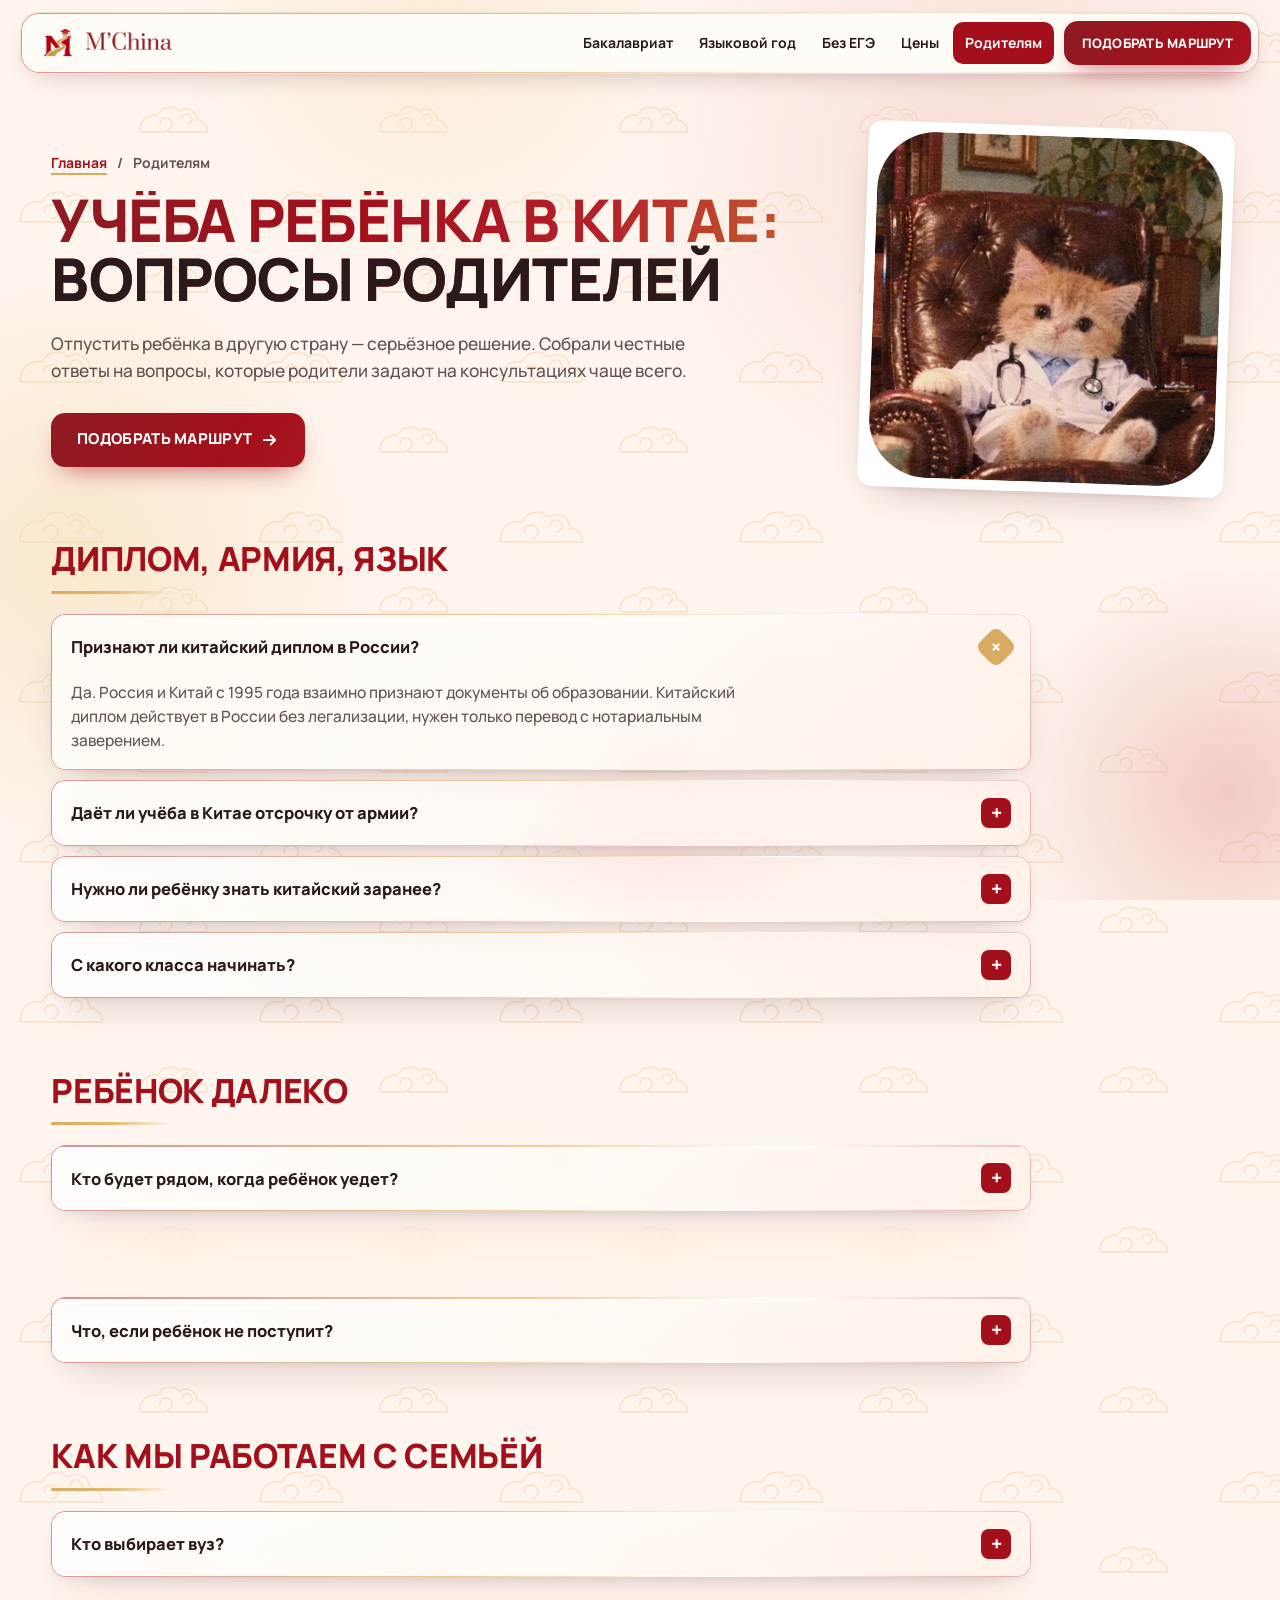
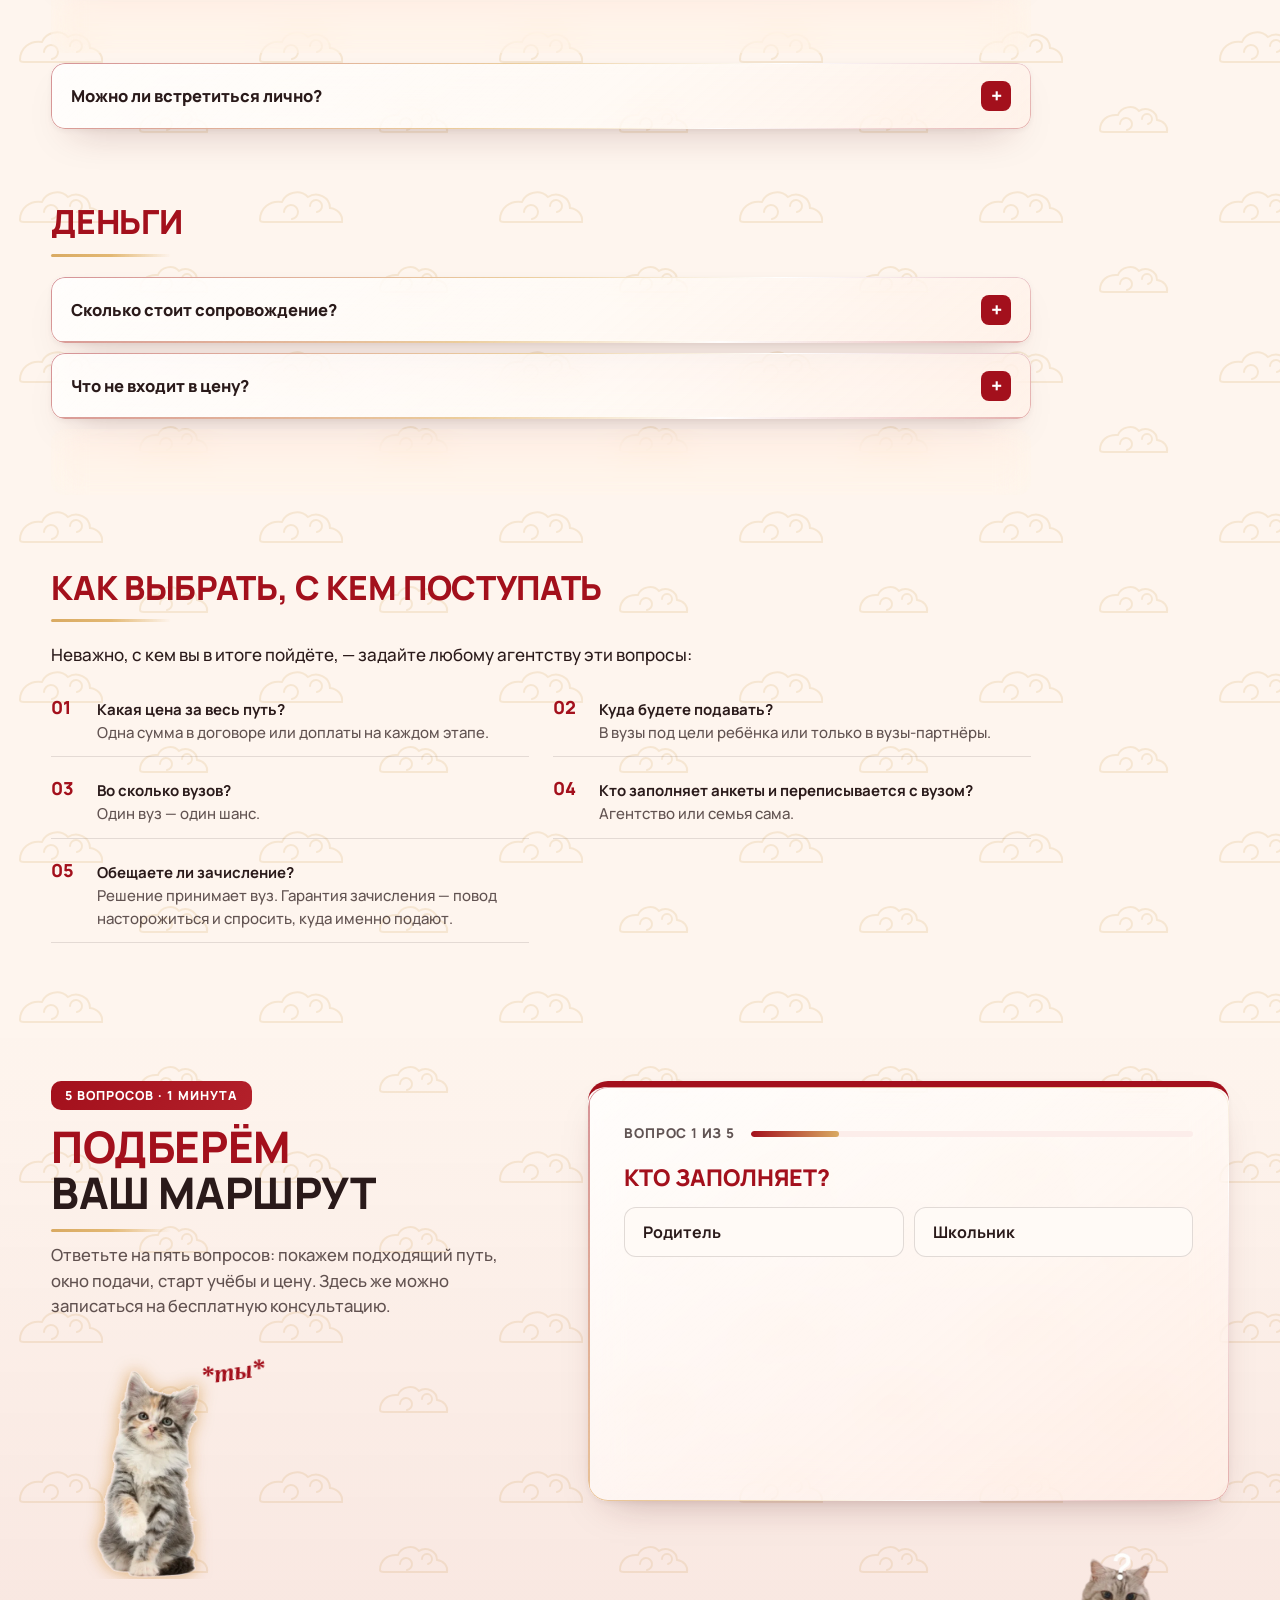
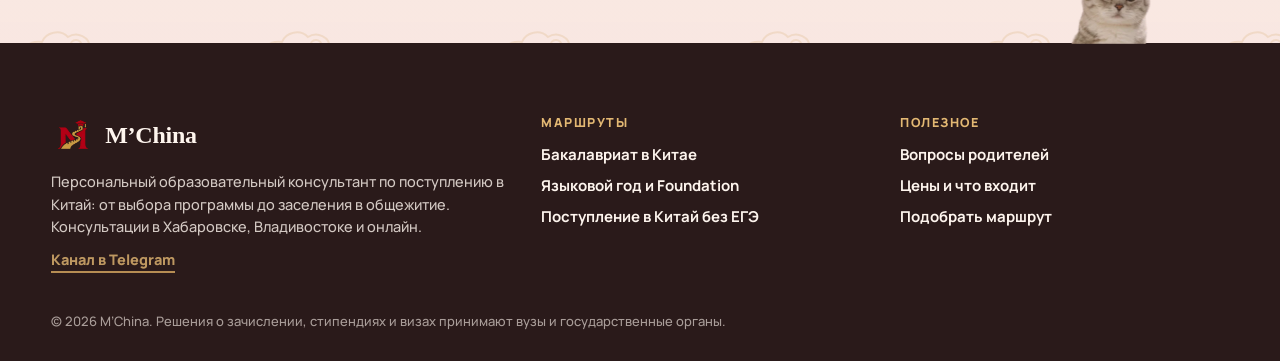
<file: roditelyam.html>
<!doctype html>
<html lang="ru">
<head>
<meta charset="utf-8">
<meta name="viewport" content="width=device-width, initial-scale=1, viewport-fit=cover">
<title>Учёба ребёнка в Китае: вопросы родителей — M’China</title>
<meta name="description" content="Ответы родителям: признают ли китайский диплом, даёт ли учёба отсрочку от армии, кто будет рядом с ребёнком, что если не поступит, как выбрать агентство и сколько стоит сопровождение.">
<meta name="theme-color" content="#B5141D">
<meta name="robots" content="noindex, nofollow">
<meta property="og:title" content="Учёба ребёнка в Китае: вопросы родителей — M’China">
<meta property="og:description" content="Ответы родителям: признают ли китайский диплом, даёт ли учёба отсрочку от армии, кто будет рядом с ребёнком, что если не поступит, как выбрать агентство и сколько стоит сопровождение.">
<meta property="og:type" content="website">
<link rel="icon" href="data:image/svg+xml,%3Csvg xmlns='http://www.w3.org/2000/svg' viewBox='-36 -40 72 50'%3E%3Cg fill='%230F8A5A'%3E%3Cpath d='M0 4C9-6 9-22 0-34C-9-22-9-6 0 4Z'/%3E%3Cpath transform='rotate(-36)' d='M0 4C8-5 8-19 0-29C-8-19-8-5 0 4Z'/%3E%3Cpath transform='rotate(36)' d='M0 4C8-5 8-19 0-29C-8-19-8-5 0 4Z'/%3E%3C/g%3E%3C/svg%3E">
<link rel="preload" href="assets/fonts/Manrope-800-cyrillic.woff2" as="font" type="font/woff2" crossorigin>
<link rel="stylesheet" href="assets/site.css">
<script>document.documentElement.classList.add('js')</script>
<script type="application/ld+json">{"@context":"https://schema.org","@type":"FAQPage","mainEntity":[{"@type":"Question","name":"Признают ли китайский диплом в России?","acceptedAnswer":{"@type":"Answer","text":"Да. Россия и Китай с 1995 года взаимно признают документы об образовании. Китайский диплом действует в России без легализации, нужен только перевод с нотариальным заверением."}},{"@type":"Question","name":"Даёт ли учёба в Китае отсрочку от армии?","acceptedAnswer":{"@type":"Answer","text":"Нет. Отсрочку дают только программы с российской госаккредитацией. При выезде на учёбу больше чем на полгода можно сняться с воинского учёта, но если вернуться в Россию до 30 лет, обязанность восстанавливается. Сложные случаи лучше обсудить с юристом."}},{"@type":"Question","name":"Нужно ли ребёнку знать китайский заранее?","acceptedAnswer":{"@type":"Answer","text":"Для языкового года нет: язык учат на месте. Для бакалавриата нужен HSK 4–5 или английский: IELTS 7.0+, TOEFL 80+ или Duolingo 115+."}},{"@type":"Question","name":"С какого класса начинать?","acceptedAnswer":{"@type":"Answer","text":"В 8–9 классе есть время спокойно заняться языком и профориентацией. В 11 классе на бакалавриат лучше начинать в сентябре – октябре, до открытия окна подачи. Сроки под ваш класс покажет квиз."}},{"@type":"Question","name":"Кто будет рядом, когда ребёнок уедет?","acceptedAnswer":{"@type":"Answer","text":"Наши специалисты живут в Китае и сами прошли поступление. После зачисления ребёнок получает чек-листы на первые недели: WeChat, Alipay, банковская карта, связь, заселение в общежитие."}},{"@type":"Question","name":"Как начать мягко, если страшно отпускать сразу на четыре года?","acceptedAnswer":{"@type":"Answer","text":"Начать с языкового года: ребёнок год учит язык и привыкает к стране, а вы вместе понимаете, его ли это. Потом — подача на бакалавриат."}},{"@type":"Question","name":"Что, если ребёнок не поступит?","acceptedAnswer":{"@type":"Answer","text":"Зачисление решает вуз, и честно обещать его никто не может. Поэтому на бакалавриат подаём сразу в три вуза. Если не прошли никуда, остаётся языковой год и повторная подача через год."}},{"@type":"Question","name":"Кто выбирает вуз?","acceptedAnswer":{"@type":"Answer","text":"Окончательное решение принимает сам ученик. Мы показываем все доступные варианты, в том числе российские, если они лучше соответствуют его целям."}},{"@type":"Question","name":"Что нужно от семьи?","acceptedAnswer":{"@type":"Answer","text":"Собрать документы по нашему списку и вовремя подписывать бумаги. О статусе заявок и сроках сообщает менеджер."}},{"@type":"Question","name":"Можно ли встретиться лично?","acceptedAnswer":{"@type":"Answer","text":"Да, в Хабаровске и Владивостоке. Или онлайн, если вы в другом городе."}},{"@type":"Question","name":"Сколько стоит сопровождение?","acceptedAnswer":{"@type":"Answer","text":"Бакалавриат — 12 200 ¥ за весь путь, языковой год или Foundation — 7 200 ¥. Одна сумма за все этапы."}},{"@type":"Question","name":"Что не входит в цену?","acceptedAnswer":{"@type":"Answer","text":"Само обучение (платится вузу напрямую), проживание, питание, перевод и апостиль документов у нотариуса."}},{"@type":"Question","name":"Как оплачивать?","acceptedAnswer":{"@type":"Answer","text":"В рублях по курсу юаня на день оплаты. Договор заключаем напрямую."}}]}</script>
</head>
<body class="page-roditelyam">
<svg width="0" height="0" style="position:absolute" aria-hidden="true" focusable="false">
  <symbol id="i-lotus" viewBox="-36 -36 72 42">
    <path d="M0 4C9-6 9-22 0-34C-9-22-9-6 0 4Z"/>
    <path transform="rotate(-36)" opacity=".8" d="M0 4C8-5 8-19 0-29C-8-19-8-5 0 4Z"/>
    <path transform="rotate(36)" opacity=".8" d="M0 4C8-5 8-19 0-29C-8-19-8-5 0 4Z"/>
    <path transform="rotate(-70)" opacity=".55" d="M0 4C6-4 6-14 0-22C-6-14-6-4 0 4Z"/>
    <path transform="rotate(70)" opacity=".55" d="M0 4C6-4 6-14 0-22C-6-14-6-4 0 4Z"/>
  </symbol>
  <symbol id="i-arr" viewBox="0 0 24 24"><path d="M4 12h15M13 6l6 6-6 6" fill="none" stroke="currentColor" stroke-width="2.4" stroke-linecap="round" stroke-linejoin="round"/></symbol>
  <symbol id="i-check" viewBox="0 0 24 24"><path d="M5 12.5l4.5 4.5L19 7.5" fill="none" stroke="currentColor" stroke-width="2.6" stroke-linecap="round" stroke-linejoin="round"/></symbol>
  <symbol id="i-plane" viewBox="0 0 24 24"><path d="M21 15.5v-1.7l-8-5V3.6a1.5 1.5 0 0 0-3 0v5.2l-8 5v1.7l8-2.5v5.2l-2 1.5V21l3.5-1 3.5 1v-1.3l-2-1.5V13z"/></symbol>
</svg>

<a class="skip" href="#main">К содержанию</a>
<div class="bgfx" aria-hidden="true"><i class="blob"></i><i class="blob"></i><i class="blob"></i><i class="blob"></i><i class="blob"></i></div>
<header class="nav glass" id="nav">
  <a class="logo" href="index.html#top" aria-label="M’China, на главную"><img class="logo__img" src="assets/img/logotip.webp" alt="M’China" width="153" height="47"></a>
  <ul class="nav__links" id="nav-links">
    <li><a href="bakalavriat.html" data-nav="bakalavriat">Бакалавриат</a></li>
    <li><a href="yazykovoy-god.html" data-nav="yazykovoy-god">Языковой год</a></li>
    <li><a href="bez-ege.html" data-nav="bez-ege">Без ЕГЭ</a></li>
    <li><a href="index.html#price" data-nav="price">Цены</a></li>
    <li><a href="roditelyam.html" data-nav="roditelyam" aria-current="page">Родителям</a></li>
  </ul>
  <div class="nav__tools">
    <button class="nav__icon nav__burger" id="burger" type="button" aria-expanded="false" aria-controls="nav-links" aria-label="Открыть меню">
      <svg viewBox="0 0 24 24"><path d="M4 8h16M4 16h16"/></svg>
    </button>
    <a class="btn btn--ink" href="#quiz">Подобрать маршрут</a>
  </div>
</header>

<main id="main" tabindex="-1">

<section class="page-hero" id="top">
  <div class="wrap page-hero__grid">
    <div class="page-hero__text">
    <p class="crumbs"><a href="index.html">Главная</a><span aria-hidden="true">/</span>Родителям</p>
    <h1 class="h1 h1--page">Учёба ребёнка в Китае: <span class="accent">вопросы родителей</span></h1>
    <p class="lead">Отпустить ребёнка в другую страну — серьёзное решение. Собрали честные ответы на вопросы, которые родители задают на консультациях чаще всего.</p>
    <div class="hero__cta">
      <a class="btn btn--ink" href="#quiz">Подобрать маршрут <svg class="ico"><use href="#i-arr"/></svg></a>
    </div>
    </div>
    <figure class="page-hero__art page-hero__art--photo"><img src="assets/img/kot-doktor.webp" alt="" width="340" height="340"></figure>
  </div>
</section>

<div class="wrap article">
  <section aria-labelledby="p-diploma">
    <h2 class="h2 h2--s" id="p-diploma">Диплом, армия, язык</h2>
    <div class="faq">
      <details class="glass" open><summary>Признают ли китайский диплом в России?</summary><p>Да. Россия и Китай с 1995 года взаимно признают документы об образовании. Китайский диплом действует в России без легализации, нужен только перевод с нотариальным заверением.</p></details>
      <details class="glass"><summary>Даёт ли учёба в Китае отсрочку от армии?</summary><p>Нет. Отсрочку дают только программы с российской госаккредитацией. При выезде на учёбу больше чем на полгода можно сняться с воинского учёта, но если вернуться в Россию до 30 лет, обязанность восстанавливается. Сложные случаи лучше обсудить с юристом.</p></details>
      <details class="glass"><summary>Нужно ли ребёнку знать китайский заранее?</summary><p>Для языкового года нет: язык учат на месте. Для бакалавриата нужен HSK 4–5 или английский: IELTS 7.0+, TOEFL 80+ или Duolingo 115+.</p></details>
      <details class="glass"><summary>С какого класса начинать?</summary><p>В 8–9 классе есть время спокойно заняться языком и профориентацией. В 11 классе на бакалавриат лучше начинать в сентябре – октябре, до открытия окна подачи. Сроки под ваш класс покажет <a class="link" href="#quiz">квиз</a>.</p></details>
    </div>
  </section>

  <section aria-labelledby="p-safe">
    <h2 class="h2 h2--s" id="p-safe">Ребёнок далеко</h2>
    <div class="faq">
      <details class="glass"><summary>Кто будет рядом, когда ребёнок уедет?</summary><p>Наши специалисты живут в Китае и сами прошли поступление. После зачисления ребёнок получает чек-листы на первые недели: WeChat, Alipay, банковская карта, связь, заселение в общежитие.</p></details>
      <details class="glass"><summary>Как начать мягко, если страшно отпускать сразу на четыре года?</summary><p>Начать с языкового года: ребёнок год учит язык и привыкает к стране, а вы вместе понимаете, его ли это. Потом — подача на бакалавриат.</p></details>
      <details class="glass"><summary>Что, если ребёнок не поступит?</summary><p>Зачисление решает вуз, и честно обещать его никто не может. Поэтому на бакалавриат подаём сразу в три вуза. Если не прошли никуда, остаётся языковой год и повторная подача через год.</p></details>
    </div>
  </section>

  <section aria-labelledby="p-work">
    <h2 class="h2 h2--s" id="p-work">Как мы работаем с семьёй</h2>
    <div class="faq">
      <details class="glass"><summary>Кто выбирает вуз?</summary><p>Окончательное решение принимает сам ученик. Мы показываем все доступные варианты, в том числе российские, если они лучше соответствуют его целям.</p></details>
      <details class="glass"><summary>Что нужно от семьи?</summary><p>Собрать документы по нашему списку и вовремя подписывать бумаги. О статусе заявок и сроках сообщает менеджер.</p></details>
      <details class="glass"><summary>Можно ли встретиться лично?</summary><p>Да, в Хабаровске и Владивостоке. Или онлайн, если вы в другом городе.</p></details>
    </div>
  </section>

  <section aria-labelledby="p-money">
    <h2 class="h2 h2--s" id="p-money">Деньги</h2>
    <div class="faq">
      <details class="glass"><summary>Сколько стоит сопровождение?</summary><p>Бакалавриат — 12 200 ¥ за весь путь, языковой год или Foundation — 7 200 ¥. Одна сумма за все этапы.</p></details>
      <details class="glass"><summary>Что не входит в цену?</summary><p>Само обучение (платится вузу напрямую), проживание, питание, перевод и апостиль документов у нотариуса.</p></details>
      <details class="glass"><summary>Как оплачивать?</summary><p>В рублях по курсу юаня на день оплаты. Договор заключаем напрямую.</p></details>
    </div>
  </section>

  <section aria-labelledby="p-agency">
    <h2 class="h2 h2--s" id="p-agency">Как выбрать, с кем поступать</h2>
    <p>Неважно, с кем вы в итоге пойдёте, — задайте любому агентству эти вопросы:</p>
    <ol class="inc">
      <li><b>Какая цена за весь путь?</b>Одна сумма в договоре или доплаты на каждом этапе.</li>
      <li><b>Куда будете подавать?</b>В вузы под цели ребёнка или только в вузы-партнёры.</li>
      <li><b>Во сколько вузов?</b>Один вуз — один шанс.</li>
      <li><b>Кто заполняет анкеты и переписывается с вузом?</b>Агентство или семья сама.</li>
      <li><b>Обещаете ли зачисление?</b>Решение принимает вуз. Гарантия зачисления — повод насторожиться и спросить, куда именно подают.</li>
    </ol>
  </section>
</div>

<section class="sec quiz-sec" id="quiz" tabindex="-1" aria-labelledby="quiz-h">
  <div class="wrap quiz__grid">
    <div class="quiz__intro">
      <p class="eyebrow">5 вопросов · 1 минута</p>
      <h2 class="h2 rw" id="quiz-h">Подберём <em>ваш маршрут</em></h2>
      <p class="sec__lead">Ответьте на пять вопросов: покажем подходящий путь, окно подачи, старт учёбы и цену. Здесь же можно записаться на бесплатную консультацию.</p>
      <figure class="quiz__cat" aria-hidden="true"><img src="assets/img/kotenok.webp" alt="" width="220" height="288" loading="lazy"><span>*ты*</span></figure>
    </div>

    <div class="quiz glass" id="quiz-box">
      <div class="quiz__top" aria-hidden="true">
        <span class="quiz__count">Вопрос <b id="q-n">1</b> из 5</span>
        <span class="quiz__bar"><i id="q-bar"></i></span>
      </div>

      <form id="quiz-form" novalidate>
        <fieldset class="q" data-step="1">
          <legend class="q__t" tabindex="-1">Кто заполняет?</legend>
          <div class="q__opts q__opts--2">
            <label class="opt"><input type="radio" name="who" value="parent"><span class="opt__box"><b>Родитель</b></span></label>
            <label class="opt"><input type="radio" name="who" value="student"><span class="opt__box"><b>Школьник</b></span></label>
          </div>
        </fieldset>

        <fieldset class="q" data-step="2">
          <legend class="q__t" tabindex="-1">В каком классе ребёнок сейчас?</legend>
          <div class="q__opts q__opts--2">
            <label class="opt"><input type="radio" name="grade" value="9"><span class="opt__box"><b>8–9 класс</b></span></label>
            <label class="opt"><input type="radio" name="grade" value="10"><span class="opt__box"><b>10 класс</b></span></label>
            <label class="opt"><input type="radio" name="grade" value="11"><span class="opt__box"><b>11 класс</b></span></label>
            <label class="opt"><input type="radio" name="grade" value="0"><span class="opt__box"><b>Школа окончена</b></span></label>
          </div>
        </fieldset>

        <fieldset class="q" data-step="3">
          <legend class="q__t" tabindex="-1">Что сейчас ближе всего?</legend>
          <div class="q__opts">
            <label class="opt" data-for="parent"><input type="radio" name="seg" value="anxious"><span class="opt__box"><b>Страшно отпускать ребёнка так далеко</b><small>Другая страна, язык, быт</small></span></label>
            <label class="opt" data-for="parent"><input type="radio" name="seg" value="planner"><span class="opt__box"><b>Планируем заранее: сильный вуз, может быть, грант</b><small>Думаем на 1–2 года вперёд</small></span></label>
            <label class="opt"><input type="radio" name="seg" value="ege"><span class="opt__box"><b>Страшно сдавать ЕГЭ, ищем другой путь</b><small>Не хочется, чтобы всё решил один экзамен</small></span></label>
            <label class="opt" data-for="student"><input type="radio" name="seg" value="dreamer"><span class="opt__box"><b>Мечтаю учиться за границей, не знаю, с чего начать</b><small>Нужен понятный план</small></span></label>
            <label class="opt" data-for="student"><input type="radio" name="seg" value="easy"><span class="opt__box"><b>Хочу в Китай, кажется, это несложно</b><small>Разберусь по ходу</small></span></label>
            <label class="opt"><input type="radio" name="seg" value="look"><span class="opt__box"><b>Пока просто присматриваемся</b><small>Хотим понять, что вообще возможно</small></span></label>
          </div>
        </fieldset>

        <fieldset class="q" data-step="4">
          <legend class="q__t" tabindex="-1">Что важнее, когда принимаете решение?</legend>
          <div class="q__opts">
            <label class="opt"><input type="radio" name="psy" value="facts"><span class="opt__box"><b>Подробный план и факты</b></span></label>
            <label class="opt"><input type="radio" name="psy" value="support"><span class="opt__box"><b>Человек, которому можно задать любой вопрос</b></span></label>
            <label class="opt"><input type="radio" name="psy" value="roi"><span class="opt__box"><b>Понимать, окупится ли это</b></span></label>
            <label class="opt"><input type="radio" name="psy" value="fast"><span class="opt__box"><b>Быстро и без бумажной возни</b></span></label>
            <label class="opt"><input type="radio" name="psy" value="dream"><span class="opt__box"><b>Чтобы мечта стала реальной</b></span></label>
          </div>
        </fieldset>

        <fieldset class="q" data-step="5">
          <legend class="q__t" tabindex="-1">Как с языком?</legend>
          <div class="q__opts">
            <label class="opt"><input type="radio" name="lang" value="zero"><span class="opt__box"><b>Китайского пока нет</b><small>Английский тоже не на высоком уровне</small></span></label>
            <label class="opt"><input type="radio" name="lang" value="mid"><span class="opt__box"><b>Учит, но до HSK 4 или IELTS 7.0 пока далеко</b></span></label>
            <label class="opt"><input type="radio" name="lang" value="ready"><span class="opt__box"><b>Уже HSK 4 и выше или IELTS 7.0 и выше</b><small>Либо TOEFL 80+, Duolingo 115+</small></span></label>
          </div>
        </fieldset>

        <div class="q q--result" data-step="6" aria-live="polite">
          <div class="res">
            <p class="res__kicker" tabindex="-1" id="r-kicker">Ваш маршрут</p>
            <h3 class="res__title" id="r-title">—</h3>
            <p class="res__why" id="r-why"></p>
            <dl class="res__facts">
              <dt>Сопровождение</dt><dd id="r-price">—</dd>
              <dt>Подаём</dt><dd id="r-unis">—</dd>
              <dt>Окно подачи</dt><dd id="r-win">—</dd>
              <dt>Старт учёбы</dt><dd id="r-entry">—</dd>
            </dl>
            <p class="res__seg" id="r-seg"></p>
            <p class="res__psy" id="r-psy"></p>
          </div>

          <div class="lead-box" id="lead-fields">
            <p class="lead__h">Записаться на бесплатную консультацию</p>
            <div class="row">
              <div class="field"><label for="f-name">Как вас зовут</label><input class="inp" id="f-name" name="name" autocomplete="name" aria-describedby="e-name"><p class="err" id="e-name"></p></div>
              <div class="field"><label for="f-contact">Телефон или ник</label><input class="inp" id="f-contact" name="contact" autocomplete="tel" placeholder="+7 900 000-00-00 или @ник" aria-describedby="e-contact"><p class="err" id="e-contact"></p></div>
            </div>
            <fieldset class="field fs">
              <legend class="fs-legend">Где удобнее общаться</legend>
              <div class="pills" id="f-channel">
                <label><input type="radio" name="channel" value="Telegram" checked><span>Telegram</span></label>
                <label><input type="radio" name="channel" value="MAX"><span>MAX</span></label>
                <label><input type="radio" name="channel" value="WhatsApp"><span>WhatsApp</span></label>
                <label><input type="radio" name="channel" value="Звонок"><span>Звонок</span></label>
              </div>
            </fieldset>
            <fieldset class="field fs">
              <legend class="fs-legend">Город</legend>
              <div class="pills" id="f-city" aria-describedby="e-city">
                <label><input type="radio" name="city" value="Хабаровск"><span>Хабаровск</span></label>
                <label><input type="radio" name="city" value="Владивосток"><span>Владивосток</span></label>
                <label><input type="radio" name="city" value="Другой город"><span>Другой город</span></label>
              </div>
              <p class="err" id="e-city"></p>
            </fieldset>
            <div class="field"><label class="check"><input type="checkbox" id="f-consent" name="consent" aria-describedby="e-consent"><span>Согласен на обработку персональных данных. Контакты третьим лицам не передаём.</span></label><p class="err" id="e-consent"></p></div>
            <button class="btn btn--ink lead__btn" type="submit">Записаться <svg class="ico"><use href="#i-arr"/></svg></button>
          </div>

          <div class="success" id="lead-ok" role="status" tabindex="-1" hidden>
            <svg class="ico"><use href="#i-lotus"/></svg>
            <h3>Заявка у нас</h3>
            <p id="lead-ok-text">Свяжемся в течение рабочего дня.</p>
            <p class="fine">Демо-версия страницы: отправка заявок подключается отдельно.</p>
          </div>
        </div>
      </form>

      <div class="quiz__nav">
        <button class="btn glass quiz__back" type="button" id="q-back" hidden><svg class="ico ico--back"><use href="#i-arr"/></svg>Назад</button>
        <button class="link quiz__restart" type="button" id="q-restart" hidden>Пройти заново</button>
      </div>
    </div>
  </div>
</section>

</main>
<footer class="foot">
  <img class="foot__cat" src="assets/img/kot-vyglyadyvaet.webp" alt="" width="210" height="213" loading="lazy">
  <div class="wrap foot__grid">
    <div>
      <a class="logo foot__logo" href="index.html#top"><img class="logo__znak" src="assets/img/znak.webp" alt="" width="44" height="44"><span class="logo__word">M’China</span></a>
      <p class="foot__txt">Персональный образовательный консультант по поступлению в Китай: от выбора программы до заселения в общежитие. Консультации в Хабаровске, Владивостоке и онлайн.</p>
      <p class="foot__txt"><a class="link" href="https://t.me/m_china_apply">Канал в Telegram</a></p>
    </div>
    <nav aria-label="Разделы сайта">
      <p class="foot__h">Маршруты</p>
      <ul class="foot__links">
        <li><a href="bakalavriat.html">Бакалавриат в Китае</a></li>
        <li><a href="yazykovoy-god.html">Языковой год и Foundation</a></li>
        <li><a href="bez-ege.html">Поступление в Китай без ЕГЭ</a></li>
      </ul>
    </nav>
    <nav aria-label="Полезное">
      <p class="foot__h">Полезное</p>
      <ul class="foot__links">
        <li><a href="roditelyam.html">Вопросы родителей</a></li>
        <li><a href="index.html#price">Цены и что входит</a></li>
        <li><a href="#quiz">Подобрать маршрут</a></li>
      </ul>
    </nav>
  </div>
  <p class="wrap foot__fine">© 2026 M’China. Решения о зачислении, стипендиях и визах принимают вузы и государственные органы.</p>
</footer>


<script src="assets/site.js" defer></script>
</body>
</html>
</file>
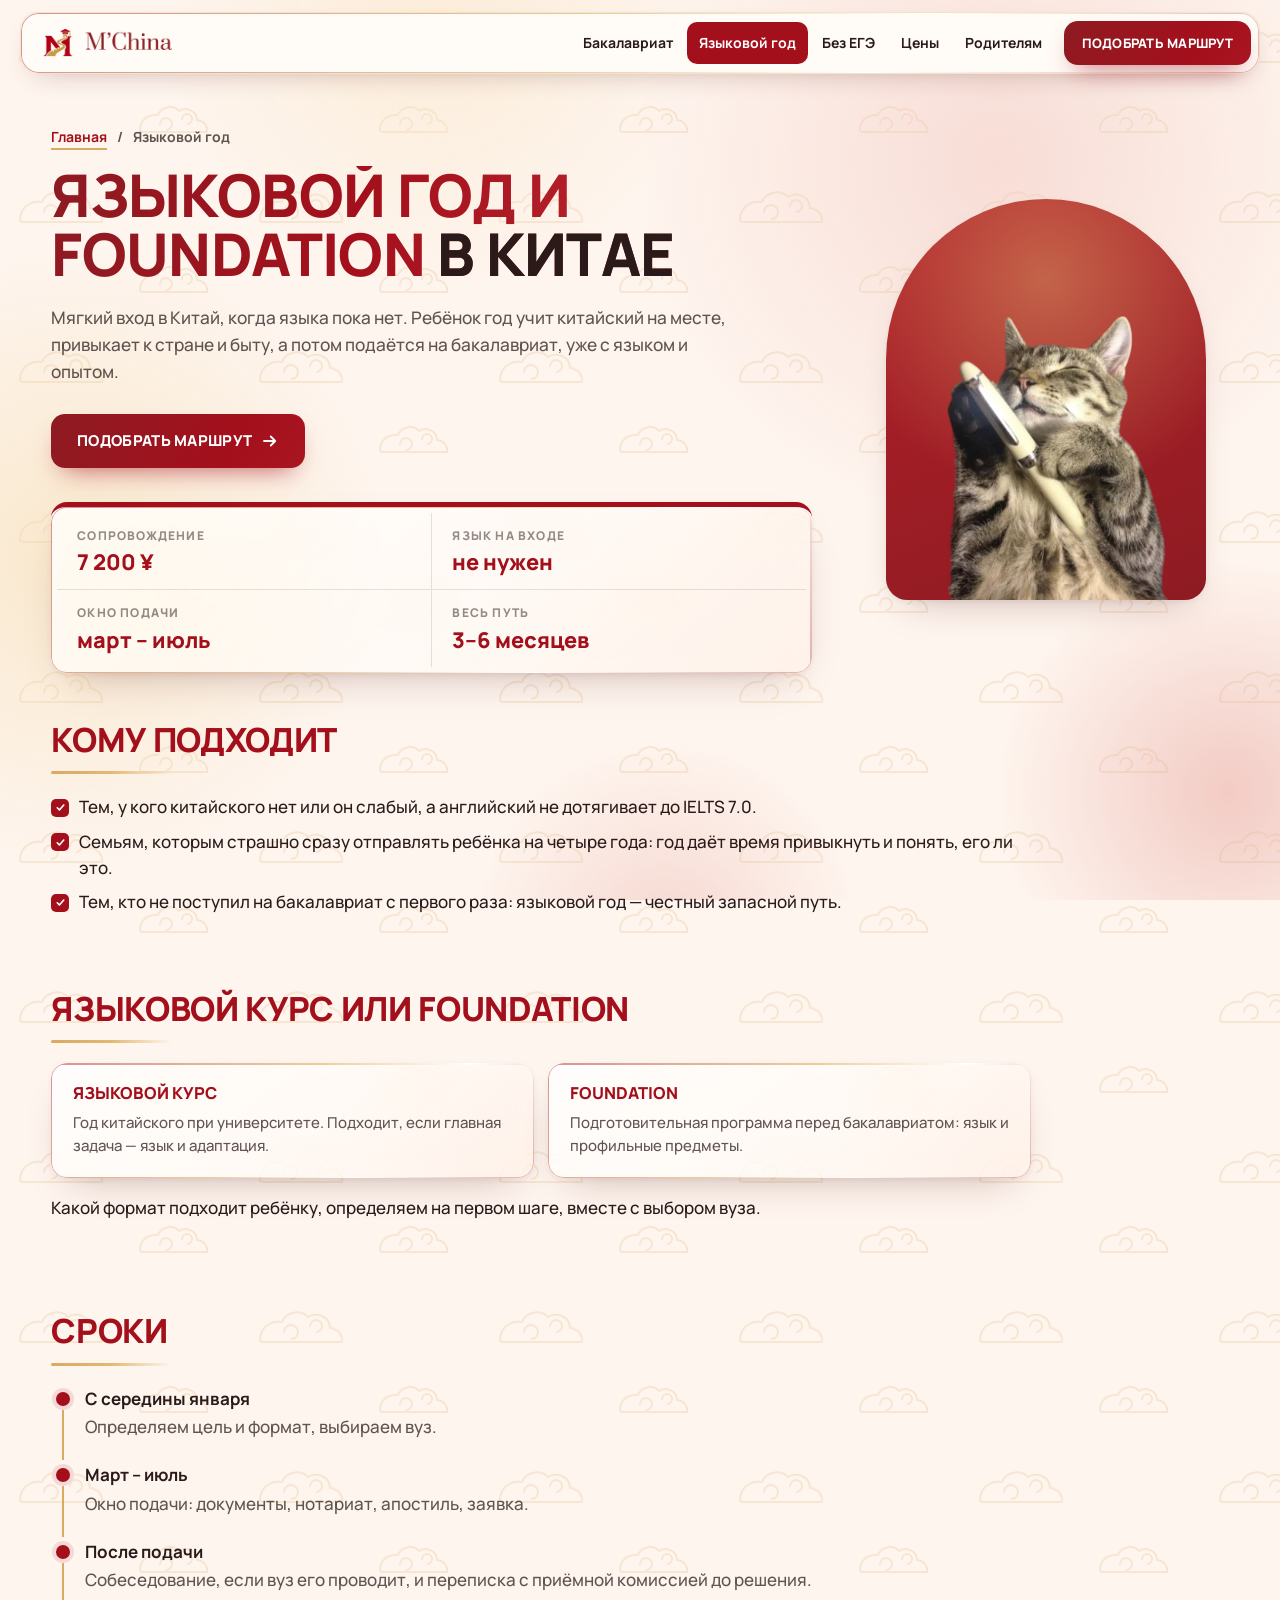
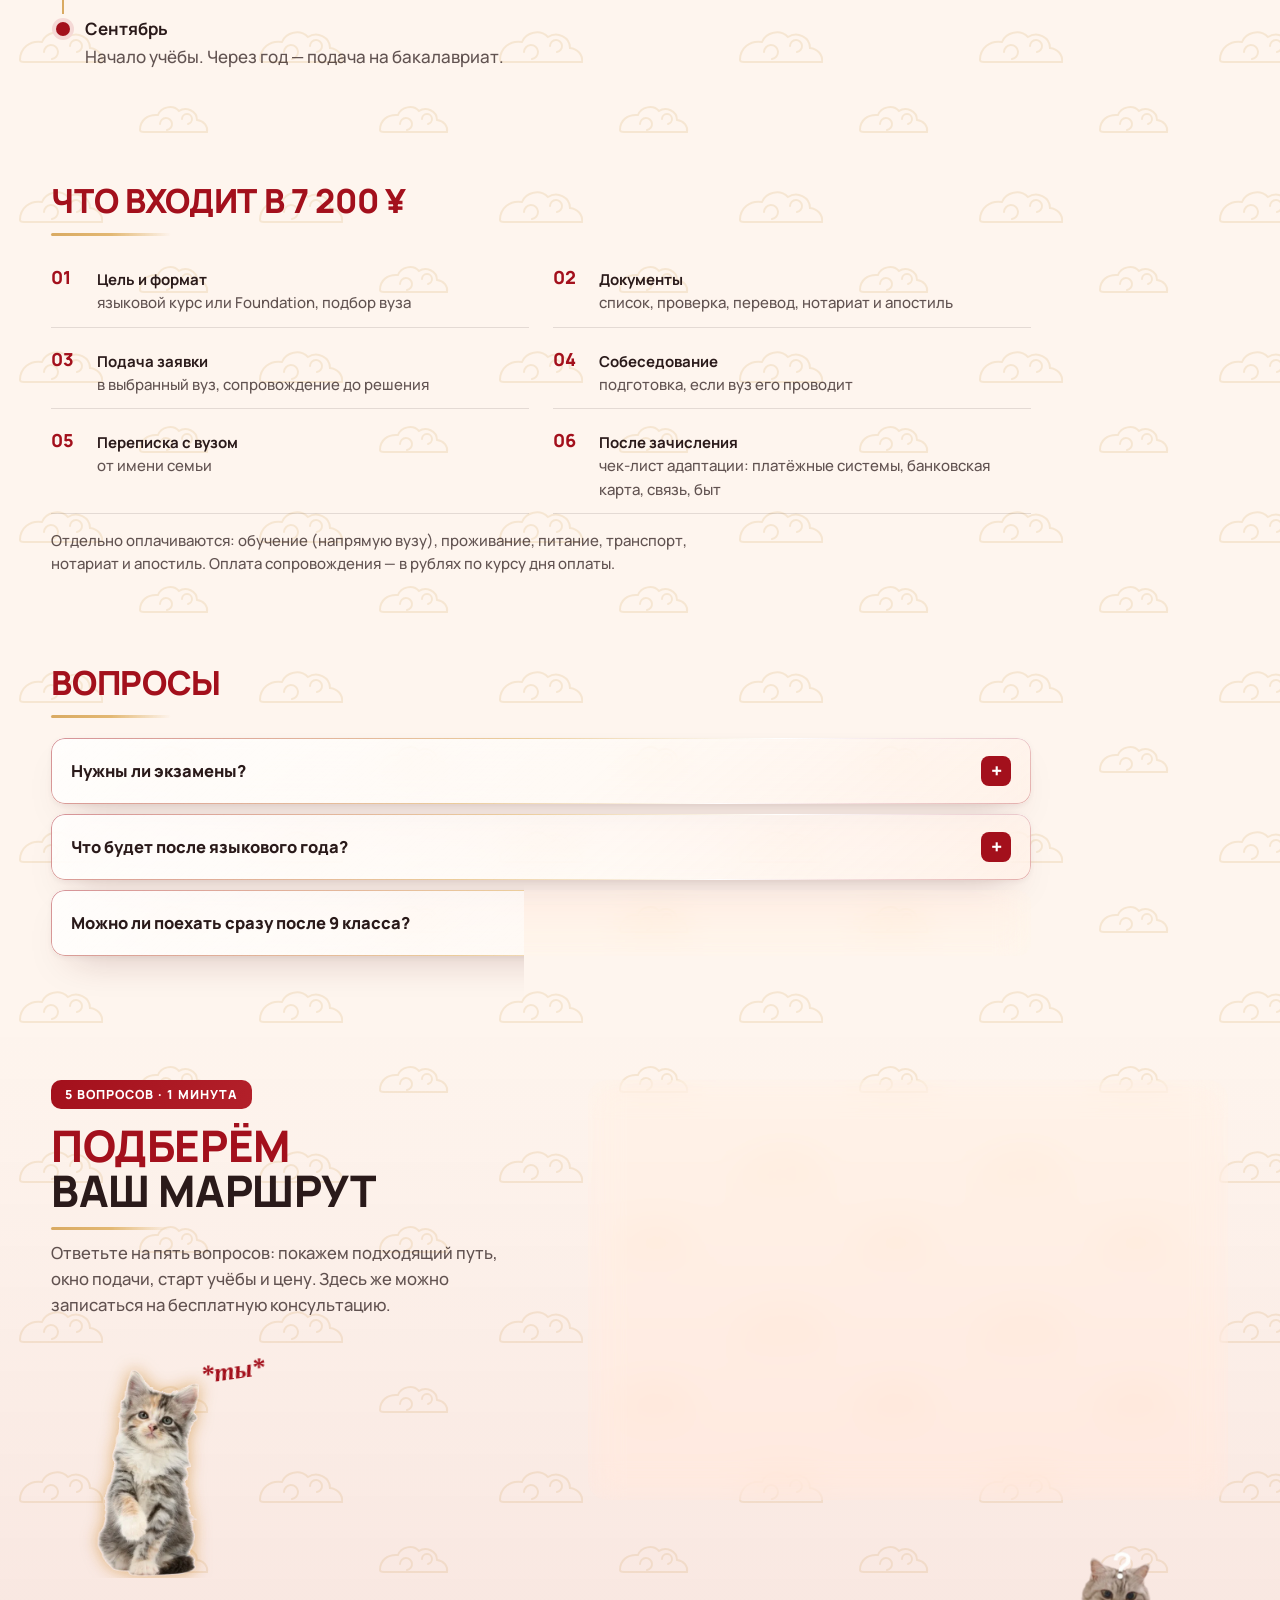
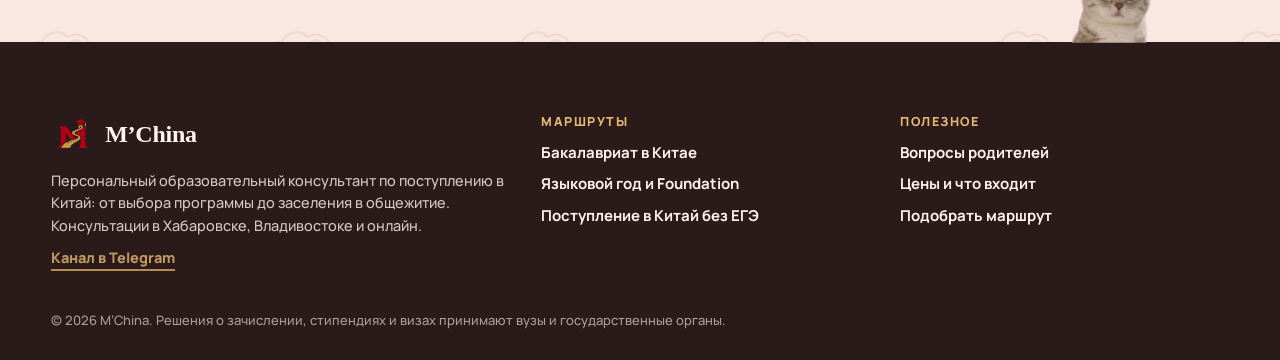
<file: yazykovoy-god.html>
<!doctype html>
<html lang="ru">
<head>
<meta charset="utf-8">
<meta name="viewport" content="width=device-width, initial-scale=1, viewport-fit=cover">
<title>Языковой год и Foundation в Китае без знания языка — M’China</title>
<meta name="description" content="Языковой год или Foundation в Китае: без требований к языку и без экзаменов, подача март – июль, весь путь 3–6 месяцев. Мягкий вход в Китай перед бакалавриатом. Сопровождение — 7 200 ¥.">
<meta name="theme-color" content="#B5141D">
<meta name="robots" content="noindex, nofollow">
<meta property="og:title" content="Языковой год и Foundation в Китае без знания языка — M’China">
<meta property="og:description" content="Языковой год или Foundation в Китае: без требований к языку и без экзаменов, подача март – июль, весь путь 3–6 месяцев. Мягкий вход в Китай перед бакалавриатом. Сопровождение — 7 200 ¥.">
<meta property="og:type" content="website">
<link rel="icon" href="data:image/svg+xml,%3Csvg xmlns='http://www.w3.org/2000/svg' viewBox='-36 -40 72 50'%3E%3Cg fill='%230F8A5A'%3E%3Cpath d='M0 4C9-6 9-22 0-34C-9-22-9-6 0 4Z'/%3E%3Cpath transform='rotate(-36)' d='M0 4C8-5 8-19 0-29C-8-19-8-5 0 4Z'/%3E%3Cpath transform='rotate(36)' d='M0 4C8-5 8-19 0-29C-8-19-8-5 0 4Z'/%3E%3C/g%3E%3C/svg%3E">
<link rel="preload" href="assets/fonts/Manrope-800-cyrillic.woff2" as="font" type="font/woff2" crossorigin>
<link rel="stylesheet" href="assets/site.css">
<script>document.documentElement.classList.add('js')</script>
</head>
<body class="page-yazykovoy-god">
<svg width="0" height="0" style="position:absolute" aria-hidden="true" focusable="false">
  <symbol id="i-lotus" viewBox="-36 -36 72 42">
    <path d="M0 4C9-6 9-22 0-34C-9-22-9-6 0 4Z"/>
    <path transform="rotate(-36)" opacity=".8" d="M0 4C8-5 8-19 0-29C-8-19-8-5 0 4Z"/>
    <path transform="rotate(36)" opacity=".8" d="M0 4C8-5 8-19 0-29C-8-19-8-5 0 4Z"/>
    <path transform="rotate(-70)" opacity=".55" d="M0 4C6-4 6-14 0-22C-6-14-6-4 0 4Z"/>
    <path transform="rotate(70)" opacity=".55" d="M0 4C6-4 6-14 0-22C-6-14-6-4 0 4Z"/>
  </symbol>
  <symbol id="i-arr" viewBox="0 0 24 24"><path d="M4 12h15M13 6l6 6-6 6" fill="none" stroke="currentColor" stroke-width="2.4" stroke-linecap="round" stroke-linejoin="round"/></symbol>
  <symbol id="i-check" viewBox="0 0 24 24"><path d="M5 12.5l4.5 4.5L19 7.5" fill="none" stroke="currentColor" stroke-width="2.6" stroke-linecap="round" stroke-linejoin="round"/></symbol>
  <symbol id="i-plane" viewBox="0 0 24 24"><path d="M21 15.5v-1.7l-8-5V3.6a1.5 1.5 0 0 0-3 0v5.2l-8 5v1.7l8-2.5v5.2l-2 1.5V21l3.5-1 3.5 1v-1.3l-2-1.5V13z"/></symbol>
</svg>

<a class="skip" href="#main">К содержанию</a>
<div class="bgfx" aria-hidden="true"><i class="blob"></i><i class="blob"></i><i class="blob"></i><i class="blob"></i><i class="blob"></i></div>
<header class="nav glass" id="nav">
  <a class="logo" href="index.html#top" aria-label="M’China, на главную"><img class="logo__img" src="assets/img/logotip.webp" alt="M’China" width="153" height="47"></a>
  <ul class="nav__links" id="nav-links">
    <li><a href="bakalavriat.html" data-nav="bakalavriat">Бакалавриат</a></li>
    <li><a href="yazykovoy-god.html" data-nav="yazykovoy-god" aria-current="page">Языковой год</a></li>
    <li><a href="bez-ege.html" data-nav="bez-ege">Без ЕГЭ</a></li>
    <li><a href="index.html#price" data-nav="price">Цены</a></li>
    <li><a href="roditelyam.html" data-nav="roditelyam">Родителям</a></li>
  </ul>
  <div class="nav__tools">
    <button class="nav__icon nav__burger" id="burger" type="button" aria-expanded="false" aria-controls="nav-links" aria-label="Открыть меню">
      <svg viewBox="0 0 24 24"><path d="M4 8h16M4 16h16"/></svg>
    </button>
    <a class="btn btn--ink" href="#quiz">Подобрать маршрут</a>
  </div>
</header>

<main id="main" tabindex="-1">

<section class="page-hero" id="top">
  <div class="wrap page-hero__grid">
    <div class="page-hero__text">
    <p class="crumbs"><a href="index.html">Главная</a><span aria-hidden="true">/</span>Языковой год</p>
    <h1 class="h1 h1--page">Языковой год и Foundation <span class="accent">в Китае</span></h1>
    <p class="lead">Мягкий вход в Китай, когда языка пока нет. Ребёнок год учит китайский на месте, привыкает к стране и быту, а потом подаётся на бакалавриат, уже с языком и опытом.</p>
    <div class="hero__cta">
      <a class="btn btn--ink" href="#quiz">Подобрать маршрут <svg class="ico"><use href="#i-arr"/></svg></a>
    </div>
    <dl class="keyfacts glass">
      <div><dt>Сопровождение</dt><dd><span data-price="lang">7 200</span> ¥</dd></div>
      <div><dt>Язык на входе</dt><dd>не нужен</dd></div>
      <div><dt>Окно подачи</dt><dd>март – июль</dd></div>
      <div><dt>Весь путь</dt><dd>3–6 месяцев</dd></div>
    </dl>
    </div>
    <figure class="page-hero__art page-hero__art--cat"><img src="assets/img/kot-telefon.webp" alt="" width="260" height="359"></figure>
  </div>
</section>

<div class="wrap article">
  <section aria-labelledby="l-who">
    <h2 class="h2 h2--s" id="l-who">Кому подходит</h2>
    <ul class="ticks">
      <li>Тем, у кого китайского нет или он слабый, а английский не дотягивает до IELTS 7.0.</li>
      <li>Семьям, которым страшно сразу отправлять ребёнка на четыре года: год даёт время привыкнуть и понять, его ли это.</li>
      <li>Тем, кто не поступил на бакалавриат с первого раза: языковой год — честный запасной путь.</li>
    </ul>
  </section>

  <section aria-labelledby="l-what">
    <h2 class="h2 h2--s" id="l-what">Языковой курс или Foundation</h2>
    <div class="cards2 cards2--2">
      <div class="card glass"><h3>Языковой курс</h3><p>Год китайского при университете. Подходит, если главная задача — язык и адаптация.</p></div>
      <div class="card glass"><h3>Foundation</h3><p>Подготовительная программа перед бакалавриатом: язык и профильные предметы.</p></div>
    </div>
    <p>Какой формат подходит ребёнку, определяем на первом шаге, вместе с выбором вуза.</p>
  </section>

  <section aria-labelledby="l-time">
    <h2 class="h2 h2--s" id="l-time">Сроки</h2>
    <ol class="timeline">
      <li><b>С середины января</b>Определяем цель и формат, выбираем вуз.</li>
      <li><b>Март – июль</b>Окно подачи: документы, нотариат, апостиль, заявка.</li>
      <li><b>После подачи</b>Собеседование, если вуз его проводит, и переписка с приёмной комиссией до решения.</li>
      <li><b>Сентябрь</b>Начало учёбы. Через год — подача на бакалавриат.</li>
    </ol>
  </section>

  <section aria-labelledby="l-inc">
    <h2 class="h2 h2--s" id="l-inc">Что входит в 7 200 ¥</h2>
    <ol class="inc">
      <li><b>Цель и формат</b>языковой курс или Foundation, подбор вуза</li>
      <li><b>Документы</b>список, проверка, перевод, нотариат и апостиль</li>
      <li><b>Подача заявки</b>в выбранный вуз, сопровождение до решения</li>
      <li><b>Собеседование</b>подготовка, если вуз его проводит</li>
      <li><b>Переписка с вузом</b>от имени семьи</li>
      <li><b>После зачисления</b>чек-лист адаптации: платёжные системы, банковская карта, связь, быт</li>
    </ol>
    <p class="muted">Отдельно оплачиваются: обучение (напрямую вузу), проживание, питание, транспорт, нотариат и апостиль. Оплата сопровождения — в рублях по курсу дня оплаты.</p>
  </section>

  <section aria-labelledby="l-faq">
    <h2 class="h2 h2--s" id="l-faq">Вопросы</h2>
    <div class="faq">
      <details class="glass"><summary>Нужны ли экзамены?</summary><p>Для языкового года нет: требований к языку на входе нет, экзамены сдавать не нужно.</p></details>
      <details class="glass"><summary>Что будет после языкового года?</summary><p>Ребёнок подаётся на бакалавриат, уже с языком и пониманием, как устроена жизнь в Китае. Это отдельный маршрут, его тоже можно пройти с нами.</p></details>
      <details class="glass"><summary>Можно ли поехать сразу после 9 класса?</summary><p>Расскажите на консультации о возрасте и планах ребёнка: подскажем, что реально и что для этого нужно.</p></details>
    </div>
  </section>
</div>

<section class="sec quiz-sec" id="quiz" tabindex="-1" aria-labelledby="quiz-h">
  <div class="wrap quiz__grid">
    <div class="quiz__intro">
      <p class="eyebrow">5 вопросов · 1 минута</p>
      <h2 class="h2 rw" id="quiz-h">Подберём <em>ваш маршрут</em></h2>
      <p class="sec__lead">Ответьте на пять вопросов: покажем подходящий путь, окно подачи, старт учёбы и цену. Здесь же можно записаться на бесплатную консультацию.</p>
      <figure class="quiz__cat" aria-hidden="true"><img src="assets/img/kotenok.webp" alt="" width="220" height="288" loading="lazy"><span>*ты*</span></figure>
    </div>

    <div class="quiz glass" id="quiz-box">
      <div class="quiz__top" aria-hidden="true">
        <span class="quiz__count">Вопрос <b id="q-n">1</b> из 5</span>
        <span class="quiz__bar"><i id="q-bar"></i></span>
      </div>

      <form id="quiz-form" novalidate>
        <fieldset class="q" data-step="1">
          <legend class="q__t" tabindex="-1">Кто заполняет?</legend>
          <div class="q__opts q__opts--2">
            <label class="opt"><input type="radio" name="who" value="parent"><span class="opt__box"><b>Родитель</b></span></label>
            <label class="opt"><input type="radio" name="who" value="student"><span class="opt__box"><b>Школьник</b></span></label>
          </div>
        </fieldset>

        <fieldset class="q" data-step="2">
          <legend class="q__t" tabindex="-1">В каком классе ребёнок сейчас?</legend>
          <div class="q__opts q__opts--2">
            <label class="opt"><input type="radio" name="grade" value="9"><span class="opt__box"><b>8–9 класс</b></span></label>
            <label class="opt"><input type="radio" name="grade" value="10"><span class="opt__box"><b>10 класс</b></span></label>
            <label class="opt"><input type="radio" name="grade" value="11"><span class="opt__box"><b>11 класс</b></span></label>
            <label class="opt"><input type="radio" name="grade" value="0"><span class="opt__box"><b>Школа окончена</b></span></label>
          </div>
        </fieldset>

        <fieldset class="q" data-step="3">
          <legend class="q__t" tabindex="-1">Что сейчас ближе всего?</legend>
          <div class="q__opts">
            <label class="opt" data-for="parent"><input type="radio" name="seg" value="anxious"><span class="opt__box"><b>Страшно отпускать ребёнка так далеко</b><small>Другая страна, язык, быт</small></span></label>
            <label class="opt" data-for="parent"><input type="radio" name="seg" value="planner"><span class="opt__box"><b>Планируем заранее: сильный вуз, может быть, грант</b><small>Думаем на 1–2 года вперёд</small></span></label>
            <label class="opt"><input type="radio" name="seg" value="ege"><span class="opt__box"><b>Страшно сдавать ЕГЭ, ищем другой путь</b><small>Не хочется, чтобы всё решил один экзамен</small></span></label>
            <label class="opt" data-for="student"><input type="radio" name="seg" value="dreamer"><span class="opt__box"><b>Мечтаю учиться за границей, не знаю, с чего начать</b><small>Нужен понятный план</small></span></label>
            <label class="opt" data-for="student"><input type="radio" name="seg" value="easy"><span class="opt__box"><b>Хочу в Китай, кажется, это несложно</b><small>Разберусь по ходу</small></span></label>
            <label class="opt"><input type="radio" name="seg" value="look"><span class="opt__box"><b>Пока просто присматриваемся</b><small>Хотим понять, что вообще возможно</small></span></label>
          </div>
        </fieldset>

        <fieldset class="q" data-step="4">
          <legend class="q__t" tabindex="-1">Что важнее, когда принимаете решение?</legend>
          <div class="q__opts">
            <label class="opt"><input type="radio" name="psy" value="facts"><span class="opt__box"><b>Подробный план и факты</b></span></label>
            <label class="opt"><input type="radio" name="psy" value="support"><span class="opt__box"><b>Человек, которому можно задать любой вопрос</b></span></label>
            <label class="opt"><input type="radio" name="psy" value="roi"><span class="opt__box"><b>Понимать, окупится ли это</b></span></label>
            <label class="opt"><input type="radio" name="psy" value="fast"><span class="opt__box"><b>Быстро и без бумажной возни</b></span></label>
            <label class="opt"><input type="radio" name="psy" value="dream"><span class="opt__box"><b>Чтобы мечта стала реальной</b></span></label>
          </div>
        </fieldset>

        <fieldset class="q" data-step="5">
          <legend class="q__t" tabindex="-1">Как с языком?</legend>
          <div class="q__opts">
            <label class="opt"><input type="radio" name="lang" value="zero"><span class="opt__box"><b>Китайского пока нет</b><small>Английский тоже не на высоком уровне</small></span></label>
            <label class="opt"><input type="radio" name="lang" value="mid"><span class="opt__box"><b>Учит, но до HSK 4 или IELTS 7.0 пока далеко</b></span></label>
            <label class="opt"><input type="radio" name="lang" value="ready"><span class="opt__box"><b>Уже HSK 4 и выше или IELTS 7.0 и выше</b><small>Либо TOEFL 80+, Duolingo 115+</small></span></label>
          </div>
        </fieldset>

        <div class="q q--result" data-step="6" aria-live="polite">
          <div class="res">
            <p class="res__kicker" tabindex="-1" id="r-kicker">Ваш маршрут</p>
            <h3 class="res__title" id="r-title">—</h3>
            <p class="res__why" id="r-why"></p>
            <dl class="res__facts">
              <dt>Сопровождение</dt><dd id="r-price">—</dd>
              <dt>Подаём</dt><dd id="r-unis">—</dd>
              <dt>Окно подачи</dt><dd id="r-win">—</dd>
              <dt>Старт учёбы</dt><dd id="r-entry">—</dd>
            </dl>
            <p class="res__seg" id="r-seg"></p>
            <p class="res__psy" id="r-psy"></p>
          </div>

          <div class="lead-box" id="lead-fields">
            <p class="lead__h">Записаться на бесплатную консультацию</p>
            <div class="row">
              <div class="field"><label for="f-name">Как вас зовут</label><input class="inp" id="f-name" name="name" autocomplete="name" aria-describedby="e-name"><p class="err" id="e-name"></p></div>
              <div class="field"><label for="f-contact">Телефон или ник</label><input class="inp" id="f-contact" name="contact" autocomplete="tel" placeholder="+7 900 000-00-00 или @ник" aria-describedby="e-contact"><p class="err" id="e-contact"></p></div>
            </div>
            <fieldset class="field fs">
              <legend class="fs-legend">Где удобнее общаться</legend>
              <div class="pills" id="f-channel">
                <label><input type="radio" name="channel" value="Telegram" checked><span>Telegram</span></label>
                <label><input type="radio" name="channel" value="MAX"><span>MAX</span></label>
                <label><input type="radio" name="channel" value="WhatsApp"><span>WhatsApp</span></label>
                <label><input type="radio" name="channel" value="Звонок"><span>Звонок</span></label>
              </div>
            </fieldset>
            <fieldset class="field fs">
              <legend class="fs-legend">Город</legend>
              <div class="pills" id="f-city" aria-describedby="e-city">
                <label><input type="radio" name="city" value="Хабаровск"><span>Хабаровск</span></label>
                <label><input type="radio" name="city" value="Владивосток"><span>Владивосток</span></label>
                <label><input type="radio" name="city" value="Другой город"><span>Другой город</span></label>
              </div>
              <p class="err" id="e-city"></p>
            </fieldset>
            <div class="field"><label class="check"><input type="checkbox" id="f-consent" name="consent" aria-describedby="e-consent"><span>Согласен на обработку персональных данных. Контакты третьим лицам не передаём.</span></label><p class="err" id="e-consent"></p></div>
            <button class="btn btn--ink lead__btn" type="submit">Записаться <svg class="ico"><use href="#i-arr"/></svg></button>
          </div>

          <div class="success" id="lead-ok" role="status" tabindex="-1" hidden>
            <svg class="ico"><use href="#i-lotus"/></svg>
            <h3>Заявка у нас</h3>
            <p id="lead-ok-text">Свяжемся в течение рабочего дня.</p>
            <p class="fine">Демо-версия страницы: отправка заявок подключается отдельно.</p>
          </div>
        </div>
      </form>

      <div class="quiz__nav">
        <button class="btn glass quiz__back" type="button" id="q-back" hidden><svg class="ico ico--back"><use href="#i-arr"/></svg>Назад</button>
        <button class="link quiz__restart" type="button" id="q-restart" hidden>Пройти заново</button>
      </div>
    </div>
  </div>
</section>

</main>
<footer class="foot">
  <img class="foot__cat" src="assets/img/kot-vyglyadyvaet.webp" alt="" width="210" height="213" loading="lazy">
  <div class="wrap foot__grid">
    <div>
      <a class="logo foot__logo" href="index.html#top"><img class="logo__znak" src="assets/img/znak.webp" alt="" width="44" height="44"><span class="logo__word">M’China</span></a>
      <p class="foot__txt">Персональный образовательный консультант по поступлению в Китай: от выбора программы до заселения в общежитие. Консультации в Хабаровске, Владивостоке и онлайн.</p>
      <p class="foot__txt"><a class="link" href="https://t.me/m_china_apply">Канал в Telegram</a></p>
    </div>
    <nav aria-label="Разделы сайта">
      <p class="foot__h">Маршруты</p>
      <ul class="foot__links">
        <li><a href="bakalavriat.html">Бакалавриат в Китае</a></li>
        <li><a href="yazykovoy-god.html">Языковой год и Foundation</a></li>
        <li><a href="bez-ege.html">Поступление в Китай без ЕГЭ</a></li>
      </ul>
    </nav>
    <nav aria-label="Полезное">
      <p class="foot__h">Полезное</p>
      <ul class="foot__links">
        <li><a href="roditelyam.html">Вопросы родителей</a></li>
        <li><a href="index.html#price">Цены и что входит</a></li>
        <li><a href="#quiz">Подобрать маршрут</a></li>
      </ul>
    </nav>
  </div>
  <p class="wrap foot__fine">© 2026 M’China. Решения о зачислении, стипендиях и визах принимают вузы и государственные органы.</p>
</footer>


<script src="assets/site.js" defer></script>
</body>
</html>
</file>
<file: assets/site.css>
/* ── версия 5 (24.11.2026): стиль Telegram-канала M’China и брошюры для менеджеров ──
   кремовая «бумага» с облачным орнаментом, глубокий китайский красный, золотая линия,
   жирные прописные заголовки, красные плашки, белые карточки с мягкой тенью */
@font-face{font-family:"Manrope";src:url(fonts/Manrope-500-cyrillic.woff2) format("woff2");font-weight:400 600;font-display:swap;unicode-range:U+0301,U+0400-045F,U+0490-0491,U+04B0-04B1,U+2116}
@font-face{font-family:"Manrope";src:url(fonts/Manrope-500-latin.woff2) format("woff2");font-weight:400 600;font-display:swap;unicode-range:U+0000-00FF,U+0131,U+0152-0153,U+02BB-02BC,U+02C6,U+02DA,U+02DC,U+2000-206F,U+20AC,U+2122,U+2191,U+2193,U+2212}
@font-face{font-family:"Manrope";src:url(fonts/Manrope-700-cyrillic.woff2) format("woff2");font-weight:700;font-display:swap;unicode-range:U+0301,U+0400-045F,U+0490-0491,U+04B0-04B1,U+2116}
@font-face{font-family:"Manrope";src:url(fonts/Manrope-700-latin.woff2) format("woff2");font-weight:700;font-display:swap;unicode-range:U+0000-00FF,U+0131,U+0152-0153,U+02BB-02BC,U+02C6,U+02DA,U+02DC,U+2000-206F,U+20AC,U+2122,U+2191,U+2193,U+2212}
@font-face{font-family:"Manrope";src:url(fonts/Manrope-800-cyrillic.woff2) format("woff2");font-weight:800 900;font-display:swap;unicode-range:U+0301,U+0400-045F,U+0490-0491,U+04B0-04B1,U+2116}
@font-face{font-family:"Manrope";src:url(fonts/Manrope-800-latin.woff2) format("woff2");font-weight:800 900;font-display:swap;unicode-range:U+0000-00FF,U+0131,U+0152-0153,U+02BB-02BC,U+02C6,U+02DA,U+02DC,U+2000-206F,U+20AC,U+2122,U+2191,U+2193,U+2212}

:root{
  /* палитра бренда — коды из Фигмы (Катя, 24.11.2026) */
  --bg:#FEF5EE; --bg-2:#FFFAF6; --paper:#FFFFFF;
  --ink:#2A1A1A; --ink-2:rgba(42,26,26,.74); --ink-3:rgba(42,26,26,.5); --line:rgba(42,26,26,.12);
  --red:#A3101C; --red-2:#B3202A; --red-d:#8E1B22; --red-soft:#F5D9D6; --red-tint:#FCEDEA;
  --gold:#D9AA62; --gold-2:#E3B873; --gold-d:#A87B36; --gold-soft:#F6E7CC;
  --err:#B3321A;
  --ease:cubic-bezier(.22,1,.36,1);
  --gutter:clamp(16px,4vw,56px);
  --f-text:"Manrope","Segoe UI",system-ui,-apple-system,sans-serif;
  --f-head:"Manrope","Arial Black","Segoe UI",system-ui,sans-serif;
  --f-logo:"Georgia","Times New Roman",serif;
  --f-cjk:"KaiTi","STKaiti","Kaiti SC","Microsoft YaHei","PingFang SC","Noto Sans CJK SC",serif;
  --shadow:0 18px 40px -22px rgba(80,20,20,.35),0 2px 6px rgba(80,20,20,.06);
  color-scheme:light;
}
*,*::before,*::after{box-sizing:border-box}
html{scroll-behavior:smooth;-webkit-text-size-adjust:100%}
body{margin:0;color:var(--ink);font-family:var(--f-text);font-size:17px;line-height:1.55;font-weight:500;-webkit-font-smoothing:antialiased;
  background-color:var(--bg);
  /* облачный орнамент сянъюнь, как фон карточек канала */
  background-image:url("data:image/svg+xml,%3Csvg xmlns='http://www.w3.org/2000/svg' width='240' height='160' viewBox='0 0 240 160'%3E%3Cg fill='none' stroke='%23D9AA62' stroke-opacity='.2' stroke-width='2' stroke-linecap='round'%3E%3Cpath d='M20 60c0-12 10-20 22-18 4-10 18-13 26-5 9-6 22 0 22 11 8 1 13 7 12 14H24c-3 0-4-1-4-2z'/%3E%3Cpath d='M44 52a7 7 0 1 1 8 7M70 46a6 6 0 1 1 7 6'/%3E%3Cpath d='M140 130c0-10 8-16 18-15 3-8 15-11 21-4 7-5 18 0 18 9 7 1 11 6 10 12h-63c-3 0-4-1-4-2z'/%3E%3Cpath d='M160 124a6 6 0 1 1 7 6M182 119a5 5 0 1 1 6 5'/%3E%3C/g%3E%3C/svg%3E");
  background-size:240px 160px}
main,footer{overflow-x:clip}
img{max-width:100%}
[hidden]{display:none!important}
a{color:inherit}
button,input,select,textarea{font:inherit;color:inherit}
:focus-visible{outline:3px solid var(--red);outline-offset:3px}
::selection{background:var(--red);color:#fff}
.sr-only{position:absolute!important;width:1px;height:1px;padding:0;margin:-1px;overflow:hidden;clip:rect(0 0 0 0);white-space:nowrap;border:0}
.skip{position:fixed;left:16px;top:-80px;z-index:200;background:var(--ink);color:#fff;padding:12px 18px;border-radius:12px;text-decoration:none;font-weight:700;transition:top .3s}
.skip:focus{top:16px}
.ico{width:1em;height:1em;flex:none;fill:currentColor}
.wrap{max-width:1320px;margin-inline:auto;padding-inline:var(--gutter)}
.bgfx{position:fixed;inset:0;z-index:-1;overflow:hidden;pointer-events:none}
/* мягкие пятна в цветах бренда — градиентность прошлой версии */
.blob{position:absolute;left:var(--l);top:var(--t);width:var(--s);height:var(--s);margin:calc(var(--s)/-2) 0 0 calc(var(--s)/-2);border-radius:50%;background:radial-gradient(closest-side,var(--c),transparent);opacity:.55;animation:drift var(--d,26s) ease-in-out infinite alternate}
.blob:nth-child(1){--c:#F3C9C2;--s:56vmax;--l:78%;--t:18%;--d:26s}
.blob:nth-child(2){--c:#F6DDB0;--s:48vmax;--l:6%;--t:62%;--d:30s;animation-delay:-8s}
.blob:nth-child(3){--c:#E9A9A2;--s:36vmax;--l:96%;--t:88%;--d:22s;animation-delay:-12s}
.blob:nth-child(4){--c:#FBE6C8;--s:42vmax;--l:34%;--t:2%;--d:28s;animation-delay:-4s}
.blob:nth-child(5){--c:#F0BFB8;--s:30vmax;--l:52%;--t:104%;--d:24s;animation-delay:-16s}
@keyframes drift{0%{translate:0 0;scale:1}50%{translate:5vw -4vh;scale:1.12}100%{translate:-4vw 5vh;scale:.94}}

/* стекло: полупрозрачная карточка с размытием фона и тонкой красно-золотой кромкой */
.glass{position:relative;isolation:isolate;
  background:linear-gradient(140deg,rgba(255,255,255,.82),rgba(255,255,255,.5) 55%,rgba(255,240,232,.62));
  -webkit-backdrop-filter:blur(16px) saturate(1.5);backdrop-filter:blur(16px) saturate(1.5);
  box-shadow:inset 0 1px 0 rgba(255,255,255,.95),var(--shadow);border:0}
.glass::after{content:"";position:absolute;inset:0;border-radius:inherit;padding:1.2px;pointer-events:none;
  background:linear-gradient(135deg,rgba(163,16,28,.45),rgba(227,184,115,.7) 45%,rgba(255,255,255,.8) 70%,rgba(163,16,28,.3));
  -webkit-mask:linear-gradient(#000 0 0) content-box,linear-gradient(#000 0 0);-webkit-mask-composite:xor;mask-composite:exclude}
.glass--lite{background:rgba(255,255,255,.6);box-shadow:none}
@supports not ((backdrop-filter:blur(1px)) or (-webkit-backdrop-filter:blur(1px))){.glass{background:rgba(255,252,249,.94)}}

/* ── кнопки ── */
.btn{display:inline-flex;align-items:center;justify-content:center;gap:.6em;min-height:54px;padding:0 26px;border-radius:14px;border:0;font:800 15px/1.1 var(--f-text);letter-spacing:.02em;text-transform:uppercase;text-decoration:none;cursor:pointer;color:var(--ink);transition:transform .25s var(--ease),box-shadow .25s,background-color .25s;-webkit-tap-highlight-color:transparent}
.btn .ico{width:18px;height:18px;transition:transform .3s var(--ease)}
.btn:hover .ico{transform:translateX(4px)}
.btn--ink{background:linear-gradient(120deg,var(--red-d),var(--red) 45%,var(--red-2));background-size:160% 100%;background-position:0 0;color:#fff;box-shadow:0 12px 26px -12px rgba(163,16,28,.7);transition:transform .25s var(--ease),box-shadow .25s,background-position .5s var(--ease)}
.btn--ink:hover{background-position:100% 0;transform:translateY(-2px)}
.btn--ink:active{transform:translateY(1px) scale(.98)}
.btn.glass{border:0;color:var(--red);box-shadow:inset 0 0 0 2px var(--red)}
.btn.glass::after{display:none}
.btn.glass:hover{background:var(--red-tint);transform:translateY(-2px)}
.link{font-weight:800;text-decoration:none;color:var(--red);border-bottom:2px solid var(--gold);padding-bottom:2px}
.link:hover{border-color:var(--red)}

/* ── логотип и меню ── */
.logo{display:inline-flex;align-items:center;gap:10px;text-decoration:none;white-space:nowrap}
.logo__mark{display:grid;place-items:center;width:34px;height:34px;border-radius:9px;background:var(--red);color:var(--gold-soft);font:700 21px/1 var(--f-logo);box-shadow:inset 0 0 0 2px rgba(217,170,98,.55)}
.logo__word{font:600 22px/1 var(--f-logo);color:var(--red-d);letter-spacing:-.01em}
.nav{position:fixed;top:12px;left:50%;transform:translateX(-50%);z-index:60;display:flex;align-items:center;gap:6px;width:min(1240px,calc(100% - 24px));padding:8px 8px 8px 16px;border-radius:18px;background:rgba(255,252,248,.94);-webkit-backdrop-filter:blur(12px);backdrop-filter:blur(12px);box-shadow:0 10px 30px -18px rgba(80,20,20,.45);border:1px solid rgba(217,170,98,.3)}
.nav .logo{margin-right:auto}
.nav__links{display:flex;gap:2px;list-style:none;margin:0;padding:0}
.nav__links a{display:block;padding:10px 12px;border-radius:10px;font-size:14px;font-weight:700;text-decoration:none;white-space:nowrap;transition:background-color .2s,color .2s}
.nav__links a:hover{background:var(--red-tint);color:var(--red)}
.nav__links a[aria-current="page"]{background:var(--red);color:#fff}
.nav__icon{display:grid;place-items:center;width:44px;height:44px;border-radius:12px;border:0;background:var(--red-tint);color:var(--red);cursor:pointer}
.nav__icon svg{width:22px;height:22px;fill:none;stroke:currentColor;stroke-width:2.2;stroke-linecap:round}
.nav .btn{min-height:44px;padding:0 18px;font-size:13px;margin-left:4px}
.nav__tools{display:flex;gap:6px;align-items:center}
.nav__burger{display:none}
@media (max-width:1100px){
  .nav__burger{display:grid}
  .nav__links{position:absolute;top:calc(100% + 8px);left:0;right:0;flex-direction:column;padding:10px;border-radius:18px;background:#FFFCF8;box-shadow:0 24px 50px -20px rgba(80,20,20,.4);opacity:0;visibility:hidden;transform:translateY(-8px);transition:opacity .25s,transform .35s var(--ease),visibility .25s}
  .nav.is-open .nav__links{opacity:1;visibility:visible;transform:none}
  .nav__links a{padding:14px 16px;font-size:16px}
}
@media (max-width:480px){.nav .btn{display:none}.logo__word{font-size:20px}}

/* ── общие секции и заголовки ── */
.sec{position:relative;padding-block:clamp(40px,5vw,76px)}
.eyebrow{display:inline-flex;align-items:center;gap:8px;margin:0;padding:7px 14px;border-radius:10px;background:linear-gradient(120deg,var(--red),var(--red-2));color:#fff;font:800 12.5px/1.2 var(--f-text);letter-spacing:.08em;text-transform:uppercase;box-shadow:none;border:0}
.eyebrow .ico{width:16px;height:12px}
.h1,.h2{font-family:var(--f-head);font-weight:900;text-transform:uppercase;color:var(--red);letter-spacing:-.01em;text-wrap:balance}
.h2{font-size:clamp(28px,3.4vw,50px);line-height:1.04;margin:14px 0 10px}
.h2 em{font-style:normal;color:var(--ink)}
/* красно-золотой градиент в заголовках, как градиентные слова прошлой версии */
/* градиентный текст — только в главных заголовках без выезда по словам:
   у слов с transform градиент через background-clip пропадает */
.h1{background:linear-gradient(100deg,var(--red-d),var(--red) 40%,var(--red-2) 70%,#C8632F);-webkit-background-clip:text;background-clip:text;color:transparent}
.h1 .h1__sub,.h1--page .accent{-webkit-text-fill-color:var(--ink)}
.h2::after{content:"";display:block;width:120px;height:3px;margin-top:14px;background:linear-gradient(90deg,var(--gold),var(--gold-2),transparent);border-radius:2px}
.sec__head{max-width:980px;margin-bottom:clamp(20px,2.6vw,34px)}
.sec__lead{font-size:clamp(16.5px,1.3vw,20px);color:var(--ink-2);max-width:38em;margin:0}
.accent{color:var(--ink)}

/* появление */
html.js [data-reveal]{opacity:0;transform:translateY(28px);transition:opacity .9s var(--ease),transform 1s var(--ease);transition-delay:var(--rd,0s)}
html.js [data-reveal].in{opacity:1;transform:none}
/* заголовки выезжают по словам */
.rw .w{display:inline-block;overflow:hidden;vertical-align:top;padding-bottom:.08em;margin-bottom:-.08em}
.rw .w>span{display:inline-block;transition:transform .9s var(--ease);transition-delay:calc(var(--wi,0)*50ms)}
html.js .rw:not(.in) .w>span{transform:translateY(110%)}
@media (prefers-reduced-motion:reduce){.blob{animation:none}html.js .rw .w>span{transform:none!important}}

[id]{scroll-margin-top:92px}
.anchor{position:absolute;top:0}
.muted{color:var(--ink-2);font-size:15px}

/* ── 1. первый экран ── */
.hero{padding:clamp(112px,13vh,150px) 0 clamp(24px,3vw,44px)}
.hero__grid{display:grid;grid-template-columns:minmax(0,1.1fr) minmax(0,.9fr);gap:clamp(28px,5vw,72px);align-items:center}
.h1{font-size:clamp(34px,4.3vw,66px);line-height:1;margin:20px 0 0}
.h1__sub{display:block;margin-top:18px;padding-top:18px;border-top:3px solid var(--gold);font-size:.5em;line-height:1.15;color:var(--ink);letter-spacing:0}
.lead{font-size:clamp(17px,1.35vw,20px);color:var(--ink-2);max-width:34em;margin:22px 0 28px}
.hero__cta{display:flex;flex-wrap:wrap;gap:12px}
.hero__facts{list-style:none;margin:36px 0 0;padding:0;display:grid;grid-template-columns:repeat(3,minmax(0,1fr));gap:16px;max-width:640px}
.hero__facts li{padding:14px 16px;border-radius:14px;background:#fff;box-shadow:var(--shadow)}
.hero__facts b{display:block;font:900 17px/1.1 var(--f-head);text-transform:uppercase;color:var(--red);margin-bottom:6px}
.hero__facts span{display:block;font-size:13.5px;line-height:1.4;color:var(--ink-2)}

/* картинка результата: красный мазок, уведомление о зачислении, посадочный талон */
.hero__art{position:relative;min-height:500px}
.brush{position:absolute;inset:4% 0 6% 4%;width:96%;height:90%}
.brush path{fill:var(--red)}
.brush .brush__star{fill:var(--gold-2)}
.letter{position:absolute;left:12%;top:8%;width:min(370px,74%);padding:28px 28px 30px;border-radius:6px;background:#FFFCF9;box-shadow:0 30px 60px -28px rgba(70,15,15,.6);rotate:-4deg;animation:float 10s ease-in-out infinite alternate}
.letter::before{content:"";position:absolute;inset:8px;border:1.5px solid var(--gold);border-radius:3px;pointer-events:none}
.letter__han{margin:0;font:400 36px/1.1 var(--f-cjk);color:var(--red);letter-spacing:.06em}
.letter__ru{margin:6px 0 14px;font-size:11.5px;font-weight:800;letter-spacing:.14em;text-transform:uppercase;color:var(--gold-d)}
.letter__txt{margin:0;font-weight:700;font-size:16px;line-height:1.45;max-width:15em}
.letter__lines{display:grid;gap:7px;margin-top:18px;width:56%}
.letter__lines i{height:6px;border-radius:6px;background:rgba(42,26,26,.1)}
.letter__lines i:nth-child(2){width:80%}
.letter__lines i:nth-child(3){width:55%}
.letter__seal{position:absolute;right:24px;bottom:22px;display:grid;place-items:center;width:72px;height:72px;border-radius:50%;border:3px solid rgba(163,16,28,.8);color:rgba(163,16,28,.9);font:400 22px/1 var(--f-cjk);rotate:-12deg}
.ticket{position:absolute;right:0;bottom:6%;display:flex;width:min(380px,76%);border-radius:14px;overflow:hidden;background:#fff;box-shadow:0 26px 50px -24px rgba(70,15,15,.55);rotate:5deg;animation:float 12s ease-in-out -4s infinite alternate}
.ticket__main{flex:1;padding:16px 18px}
.ticket__top{font-size:11px;font-weight:800;letter-spacing:.14em;text-transform:uppercase;color:var(--ink-3)}
.ticket__route{display:flex;align-items:center;justify-content:space-between;gap:10px;margin-top:8px}
.ticket__route span{display:flex;flex-direction:column;font-size:12px;color:var(--ink-2)}
.ticket__route b{font:900 32px/1 var(--f-head);color:var(--ink)}
.ticket__route span:last-child{text-align:right}
.ticket__route .ico{width:26px;height:26px;color:var(--red);rotate:90deg}
.ticket__stub{display:grid;align-content:center;gap:1px;padding:14px 16px;background:var(--red);color:#fff;border-left:2px dashed rgba(255,255,255,.6);font-size:10.5px;text-transform:uppercase;letter-spacing:.1em}
.ticket__stub span{opacity:.75}
.ticket__stub b{font-size:14px;letter-spacing:0;text-transform:none;margin-bottom:6px}
@keyframes float{from{translate:0 0}to{translate:0 -12px}}

/* ── 2. проблема: облако вопросов и красная лента ── */
.problem__grid{display:grid;grid-template-columns:minmax(0,.9fr) minmax(0,1.1fr);gap:clamp(28px,5vw,72px);align-items:center}
.problem .sec__head{margin-bottom:0}
.qcloud{list-style:none;margin:0;padding:0;display:flex;flex-wrap:wrap;gap:10px 12px;justify-content:center}
.qcloud li{display:flex;align-items:center;gap:10px;padding:11px 16px 11px 11px;border-radius:999px;background:#fff;box-shadow:var(--shadow);font-weight:700;font-size:15px;rotate:var(--r,0deg)}
.qcloud li::before{content:"?";flex:none;display:grid;place-items:center;width:26px;height:26px;border-radius:50%;background:var(--red);color:#fff;font-weight:900;font-size:15px}
.qcloud li:nth-child(3n+1){--r:-1.5deg}
.qcloud li:nth-child(3n+2){--r:1.2deg}
.qcloud li:nth-child(4n){--r:-.6deg;background:var(--gold-soft)}
.band{position:relative;background:linear-gradient(120deg,var(--red-d),var(--red) 45%,var(--red-2) 75%,#C0453A);color:#fff;padding-block:clamp(34px,4.5vw,60px);overflow:hidden}
.band::before{content:"";position:absolute;inset:0;background-image:url("data:image/svg+xml,%3Csvg xmlns='http://www.w3.org/2000/svg' width='240' height='160' viewBox='0 0 240 160'%3E%3Cg fill='none' stroke='%23E3B873' stroke-opacity='.18' stroke-width='2' stroke-linecap='round'%3E%3Cpath d='M20 60c0-12 10-20 22-18 4-10 18-13 26-5 9-6 22 0 22 11 8 1 13 7 12 14H24c-3 0-4-1-4-2z'/%3E%3Cpath d='M140 130c0-10 8-16 18-15 3-8 15-11 21-4 7-5 18 0 18 9 7 1 11 6 10 12h-63c-3 0-4-1-4-2z'/%3E%3C/g%3E%3C/svg%3E");background-size:240px 160px}
.band__in{position:relative}
.band__big{margin:0;max-width:24em;font:900 clamp(24px,3.2vw,46px)/1.1 var(--f-head);text-transform:uppercase;text-wrap:balance}
.band__small{margin:18px 0 0;padding-top:16px;border-top:3px solid var(--gold-2);max-width:40em;font-size:clamp(16px,1.3vw,19px);opacity:.92}

/* ── 3. вкладки «Узнаёте себя?» ── */
.tabs{display:grid;grid-template-columns:minmax(0,.9fr) minmax(0,1.1fr);gap:20px;align-items:start}
.tabs__list{display:grid;gap:8px}
.tabs__tab{position:relative;display:block;width:100%;padding:16px 18px 16px 22px;border:0;border-radius:14px;background:rgba(255,255,255,.7);text-align:left;font-weight:800;font-size:16px;line-height:1.3;cursor:pointer;transition:background-color .2s,color .2s,transform .2s var(--ease)}
.tabs__tab::before{content:"";position:absolute;left:0;top:14px;bottom:14px;width:4px;border-radius:0 4px 4px 0;background:transparent;transition:background-color .2s}
.tabs__tab:hover{background:#fff;transform:translateX(4px)}
.tabs__tab[aria-selected="true"]{background:var(--red);color:#fff;transform:translateX(6px)}
.tabs__tab[aria-selected="true"]::before{background:var(--gold-2)}
.tabs__panel{padding:clamp(24px,3vw,40px);border-radius:20px;min-height:100%;animation:qin .4s var(--ease)}
.tabs__k{display:inline-block;margin:0 0 12px;padding:5px 12px;border-radius:8px;background:var(--gold-soft);color:var(--gold-d);font-size:12px;font-weight:800;letter-spacing:.1em;text-transform:uppercase}
.tabs__panel h3{margin:0 0 12px;font:900 clamp(21px,2vw,28px)/1.15 var(--f-head);text-transform:uppercase;color:var(--red)}
.tabs__panel p{margin:0 0 16px;color:var(--ink-2)}
.mini{list-style:none;margin:0 0 20px;padding:0;display:grid;gap:8px}
.mini li{position:relative;padding-left:26px;font-weight:700}
.mini li::before{content:"";position:absolute;left:0;top:.45em;width:14px;height:14px;border-radius:4px;background:var(--red);box-shadow:inset 0 0 0 3px #fff,0 0 0 1px var(--red)}

/* ── 4. до / после: построчная шторка ── */
.ba{position:relative;border-radius:24px;overflow:hidden;touch-action:pan-y;user-select:none;-webkit-user-select:none;cursor:ew-resize;box-shadow:0 30px 70px -36px rgba(70,15,15,.55)}
.ba__layer{padding:clamp(22px,3vw,36px) clamp(18px,3vw,40px)}
.ba__before{position:relative;background:linear-gradient(135deg,#F1E8DF,#E6DBD0);color:var(--ink)}
.ba__after{position:absolute;inset:0;clip-path:inset(0 0 0 var(--pos,92%));background:radial-gradient(circle at 85% 10%,rgba(227,184,115,.35),transparent 45%),linear-gradient(135deg,var(--red-2),var(--red) 55%,var(--red-d));color:#fff}
.ba__cap{margin:0 0 16px;font:900 clamp(18px,1.8vw,24px)/1 var(--f-head);text-transform:uppercase;letter-spacing:.02em}
.ba__before .ba__cap{color:var(--ink-3)}
.ba__after .ba__cap{color:var(--gold-2)}
.ba__list{list-style:none;margin:0;padding:0;display:grid;gap:10px}
.ba__list li{display:grid;grid-template-columns:150px 1fr;gap:18px;align-items:center;min-height:72px;padding:12px 18px;border-radius:14px}
.ba__before li{background:rgba(255,255,255,.55)}
.ba__after li{background:rgba(255,255,255,.1);border:1px solid rgba(227,184,115,.35)}
.ba__k{font-size:12.5px;font-weight:800;letter-spacing:.1em;text-transform:uppercase}
.ba__before .ba__k{color:var(--ink-3)}
.ba__after .ba__k{color:var(--gold-2)}
.ba__t{font-size:clamp(15px,1.3vw,18px);font-weight:700;line-height:1.35}
.ba__before .ba__t{color:var(--ink-2)}
.ba__handle{position:absolute;top:0;bottom:0;left:var(--pos,92%);z-index:5;width:4px;margin-left:-2px;background:var(--gold-2);outline:none}
.ba__knob{position:absolute;top:50%;left:50%;display:grid;place-items:center;width:64px;height:64px;border-radius:50%;background:#fff;box-shadow:0 10px 30px -8px rgba(70,15,15,.5);transform:translate(-50%,-50%) scale(var(--ks,1));transition:transform .3s var(--ease)}
.ba__knob svg{width:28px;height:28px;fill:none;stroke:var(--red);stroke-width:2.6;stroke-linecap:round;stroke-linejoin:round}
.ba__pull{position:absolute;top:calc(50% + 40px);left:50%;transform:translateX(-50%);padding:4px 10px;border-radius:8px;background:var(--ink);color:#fff;font-size:11px;font-weight:800;letter-spacing:.1em;text-transform:uppercase;white-space:nowrap;transition:opacity .3s}
.ba.is-touched .ba__pull{opacity:0}
.ba:hover .ba__knob{--ks:1.08}
.ba.is-drag .ba__knob{--ks:.92}
.ba__handle:focus-visible .ba__knob{outline:3px solid var(--red);outline-offset:5px}

/* ── 6. шаги: зигзаг вдоль красной линии ── */
.zig{position:relative;list-style:none;margin:0 auto;padding:0;max-width:1080px}
.zig::before{content:"";position:absolute;left:50%;top:10px;bottom:10px;width:3px;margin-left:-1.5px;background:linear-gradient(var(--red),var(--red) 80%,var(--gold))}
.zig li{position:relative;display:grid;grid-template-columns:1fr 70px 1fr;align-items:center;margin-bottom:-38px}
.zig li:last-child{margin-bottom:0}
.zig__n{grid-column:2;grid-row:1;justify-self:center;display:grid;place-items:center;width:56px;height:56px;border-radius:50%;background:var(--red);color:#fff;font:900 18px/1 var(--f-head);box-shadow:0 0 0 6px var(--bg),0 0 0 8px var(--gold)}
.zig__card{grid-row:1;padding:16px 20px;border-radius:16px}
.zig li:nth-child(odd) .zig__card{grid-column:1}
.zig li:nth-child(even) .zig__card{grid-column:3}
.zig__card h3{margin:0 0 6px;font:900 18px/1.2 var(--f-head);text-transform:uppercase;color:var(--red)}
.zig__card p{margin:0;font-size:15px;color:var(--ink-2)}
.zig__card .zig__out{display:inline-block;margin-top:8px;padding:5px 12px;border-radius:8px;background:var(--red);color:#fff;font-size:13px;font-weight:800}

/* ── 8. бюджет: чек ── */
.receipt{position:relative;max-width:380px;justify-self:center;width:100%;padding:28px 26px 34px;background:#FFFCF9;rotate:-2deg;filter:drop-shadow(0 24px 30px rgba(70,15,15,.25));font-family:"Consolas","Courier New",monospace;
  -webkit-mask:linear-gradient(#000 0 0) top/100% calc(100% - 12px) no-repeat,conic-gradient(from -45deg at bottom,#0000,#000 1deg 89deg,#0000 90deg) bottom/16px 12px repeat-x;
  mask:linear-gradient(#000 0 0) top/100% calc(100% - 12px) no-repeat,conic-gradient(from -45deg at bottom,#0000,#000 1deg 89deg,#0000 90deg) bottom/16px 12px repeat-x}
.receipt__h{margin:0;text-align:center;font:900 17px/1.2 var(--f-head);text-transform:uppercase;color:var(--red)}
.receipt__sub{margin:4px 0 16px;text-align:center;font-size:12.5px;color:var(--ink-3);border-bottom:2px dashed var(--line);padding-bottom:14px}
.receipt ul{list-style:none;margin:0;padding:0;display:grid;gap:9px;font-size:14.5px}
.receipt li{display:flex;align-items:baseline;gap:8px}
.receipt li i{flex:1;border-bottom:2px dotted rgba(42,26,26,.25)}
.receipt li b{color:var(--red)}
.receipt__minus b{color:#2E7D4F}
.receipt__total{display:flex;justify-content:space-between;gap:12px;margin:16px 0 0;padding-top:14px;border-top:2px dashed var(--line);font-weight:800}
.receipt__total b{color:var(--red)}

/* ── 9. сравнение ── */
.cmp{border-radius:20px;padding:8px;overflow-x:auto}
.cmp table{width:100%;min-width:680px;border-collapse:separate;border-spacing:0;font-size:15px}
.cmp th,.cmp td{padding:16px 18px;text-align:left;vertical-align:top;border-bottom:1px solid var(--line)}
.cmp tbody tr:last-child>*{border-bottom:0}
.cmp thead th{font-size:12.5px;font-weight:800;letter-spacing:.08em;text-transform:uppercase;color:var(--ink-3)}
.cmp tbody th{font-weight:800;width:18%}
.cmp td{color:var(--ink-2)}
.cmp .cmp__us{background:var(--red);color:#fff;font-weight:700;border-bottom-color:rgba(255,255,255,.2)}
.cmp thead .cmp__us{border-radius:14px 14px 0 0;color:var(--gold-2)}
.cmp tbody tr:last-child .cmp__us{border-radius:0 0 14px 14px}

/* ── 10. откуда маршрут ── */
.origin__grid{display:grid;grid-template-columns:minmax(0,.55fr) minmax(0,1.45fr);gap:clamp(28px,5vw,72px);align-items:center}
.origin__photo{position:relative;margin:0;padding:10px 10px 46px;background:#fff;box-shadow:var(--shadow);rotate:-3deg;max-width:320px}
.origin__photo img{display:block;width:100%;height:auto;aspect-ratio:4/5;object-fit:cover;object-position:50% 22%}
.origin__photo figcaption{position:absolute;left:0;right:0;bottom:12px;text-align:center;font:700 14px/1 var(--f-logo);color:var(--red-d)}
.tries{list-style:none;counter-reset:t;margin:24px 0 0;padding:0;display:grid;gap:10px}
.tries li{counter-increment:t;position:relative;padding:14px 18px 14px 64px;border-radius:14px;background:#fff;box-shadow:var(--shadow);font-size:15px;color:var(--ink-2)}
.tries li::before{content:"0" counter(t);position:absolute;left:16px;top:13px;font:900 22px/1 var(--f-head);color:var(--red)}
.tries b{display:block;color:var(--ink);margin-bottom:2px}

/* ── 11. цены ── */
.plans{display:grid;grid-template-columns:minmax(0,1fr) minmax(0,1fr) minmax(0,.78fr);gap:22px;align-items:start}
.plans .receipt{justify-self:stretch;max-width:none;margin-top:30px}
.plan{display:flex;flex-direction:column;gap:16px;padding:clamp(24px,2.6vw,36px);border-radius:20px;border-top:6px solid var(--red)}
.plan--b{border-top-color:var(--gold)}
.plan__tag{align-self:flex-start;padding:5px 12px;border-radius:8px;font-size:12px;font-weight:800;letter-spacing:.1em;text-transform:uppercase;background:var(--red);color:#fff}
.plan--b .plan__tag{background:var(--gold);color:#fff}
.plan h3{margin:0;font:900 clamp(22px,2vw,30px)/1.05 var(--f-head);text-transform:uppercase;color:var(--red)}
.plan__price{margin:0;font:900 clamp(36px,3.4vw,52px)/1 var(--f-head);white-space:nowrap}
.plan__price small{display:block;margin-top:8px;font:600 13px/1.3 var(--f-text);color:var(--ink-2)}
.plan dl{display:grid;grid-template-columns:auto 1fr;gap:8px 16px;margin:0;font-size:15px}
.plan dt{color:var(--ink-3)}
.plan dd{margin:0;font-weight:700}
.plan__inc,.ticks{list-style:none;margin:0;padding:0;display:grid;gap:8px}
.plan__inc{padding-top:16px;border-top:1px dashed var(--line);font-size:15px}
.plan__inc li,.ticks li{position:relative;padding-left:28px}
.plan__inc li::before,.ticks li::before{content:"";position:absolute;left:0;top:.25em;width:18px;height:18px;border-radius:5px;background:var(--red) url("data:image/svg+xml,%3Csvg xmlns='http://www.w3.org/2000/svg' viewBox='0 0 24 24'%3E%3Cpath d='M6 12.5l4 4 8-9' fill='none' stroke='%23fff' stroke-width='3' stroke-linecap='round' stroke-linejoin='round'/%3E%3C/svg%3E") center/13px no-repeat}
.plan .link{align-self:flex-start}

/* ── 12. вопросы ── */
.faq__grid{display:grid;grid-template-columns:minmax(0,.8fr) minmax(0,1.2fr);gap:clamp(28px,5vw,72px);align-items:start}
.faq{display:grid;gap:10px}
.faq details{border-radius:14px}
.faq summary{list-style:none;cursor:pointer;display:flex;justify-content:space-between;align-items:center;gap:16px;padding:18px 20px;font-weight:800;font-size:16.5px}
.faq summary::-webkit-details-marker{display:none}
.faq summary::after{content:"+";flex:none;display:grid;place-items:center;width:30px;height:30px;border-radius:8px;background:var(--red);color:#fff;font-size:20px;line-height:1;transition:rotate .3s var(--ease),background-color .3s}
.faq details[open] summary::after{rotate:135deg;background:var(--gold)}
.faq details p{margin:0;padding:0 20px 18px;color:var(--ink-2);font-size:15.5px}

/* ── формы и квиз ── */
.field{display:block;margin-bottom:14px}
.field>span,.field>label,.fs-legend{display:block;margin:0 0 7px;font-size:13.5px;font-weight:800;color:var(--ink)}
.fs{border:0;padding:0;margin:0 0 14px;min-width:0}
.inp{display:block;width:100%;min-height:52px;padding:12px 16px;border:1.5px solid rgba(42,26,26,.18);border-radius:12px;background:#fff;font-size:16px;font-weight:600;transition:border-color .2s,box-shadow .2s;-webkit-appearance:none;appearance:none}
.inp:hover{border-color:rgba(42,26,26,.36)}
.inp:focus{outline:none;border-color:var(--red);box-shadow:0 0 0 4px rgba(163,16,28,.16)}
.inp[aria-invalid="true"]{border-color:var(--err);background:#FFF3F0}
.check{display:flex;gap:12px;align-items:flex-start;cursor:pointer;font-size:14.5px;font-weight:600;line-height:1.4}
.check input{flex:none;width:22px;height:22px;margin:0;accent-color:var(--red);cursor:pointer}
.err{margin:6px 0 0;font-size:13.5px;font-weight:700;color:var(--err)}
.err:empty{display:none}
.row{display:grid;grid-template-columns:1fr 1fr;gap:0 14px}
.pills{display:flex;flex-wrap:wrap;gap:8px}
.pills label{position:relative;cursor:pointer}
.pills input{position:absolute;opacity:0;inset:0;margin:0;cursor:pointer}
.pills span{display:block;padding:10px 15px;border-radius:10px;border:1.5px solid rgba(42,26,26,.18);background:#fff;font-size:14.5px;font-weight:700;transition:background-color .2s,color .2s,border-color .2s}
.pills label:hover span{border-color:var(--red)}
.pills input:checked+span{background:var(--red);color:#fff;border-color:var(--red)}
.pills input:focus-visible+span{outline:3px solid var(--red);outline-offset:2px}
.pills[aria-invalid="true"] span{border-color:var(--err)}
.promises{list-style:none;margin:28px 0 0;padding:0;display:grid;gap:12px}
.promises li{display:flex;gap:12px;align-items:center;font-weight:700;font-size:16.5px}
.promises .ico{width:26px;height:26px;padding:4px;border-radius:7px;background:var(--red);color:#fff}
.success{text-align:center;padding:24px 6px}
.success>.ico{width:90px;height:66px;color:var(--red)}
.success h3{margin:12px 0 8px;font:900 clamp(24px,2.4vw,32px)/1.1 var(--f-head);text-transform:uppercase;color:var(--red)}
.success p{color:var(--ink-2);margin:0 0 12px}
.fine{font-size:12.5px;color:var(--ink-3)}

.quiz-sec{background:linear-gradient(180deg,transparent,rgba(163,16,28,.06))}
.quiz__grid{display:grid;grid-template-columns:minmax(0,.85fr) minmax(0,1.15fr);gap:clamp(28px,5vw,72px);align-items:start}
.quiz{padding:clamp(22px,2.8vw,38px);border-radius:20px;border-top:6px solid var(--red);min-height:420px;display:flex;flex-direction:column}
#quiz-form{flex:1}
.quiz__top{display:flex;align-items:center;gap:16px;margin-bottom:20px;font-size:13.5px;font-weight:800;color:var(--ink-2);text-transform:uppercase;letter-spacing:.06em}
.quiz__bar{flex:1;height:6px;border-radius:6px;background:var(--red-tint);overflow:hidden}
.quiz__bar i{display:block;height:100%;width:20%;border-radius:6px;background:linear-gradient(90deg,var(--red),var(--gold));transition:width .5s var(--ease)}
.q{border:0;margin:0 0 24px;padding:0;min-width:0}
.q__t{padding:0;margin:0 0 16px;font:900 clamp(20px,1.8vw,26px)/1.15 var(--f-head);text-transform:uppercase;color:var(--red)}
.q__t:focus{outline:none}
.q__opts{display:grid;gap:10px}
.q__opts--2{grid-template-columns:1fr 1fr}
.opt{position:relative;display:block;cursor:pointer}
.opt input{position:absolute;opacity:0;inset:0;margin:0;cursor:pointer}
.opt__box{display:block;padding:14px 18px;border-radius:12px;border:1.5px solid rgba(42,26,26,.14);background:#FFFAF6;transition:border-color .2s,background-color .2s,transform .2s var(--ease)}
.opt__box b{display:block;font-size:16px;line-height:1.3}
.opt__box small{display:block;margin-top:3px;font-size:13.5px;font-weight:600;color:var(--ink-2)}
.opt:hover .opt__box{border-color:var(--red);background:#fff}
.opt input:checked+.opt__box{border-color:var(--red);background:var(--red-tint)}
.opt input:focus-visible+.opt__box{outline:3px solid var(--red);outline-offset:2px}
.opt input:active+.opt__box{transform:scale(.985)}
html.js .q:not(.is-on){display:none}
html.js .q.is-on{animation:qin .4s var(--ease)}
@keyframes qin{from{opacity:0;translate:0 12px}to{opacity:1;translate:0 0}}
.quiz__nav{display:flex;justify-content:space-between;align-items:center;gap:12px}
.quiz__back{min-height:46px;padding:0 18px;font-size:13px}
.ico--back{rotate:180deg}
.quiz__restart{background:none;border:0;border-bottom:2px solid var(--gold);padding:0 0 2px;cursor:pointer;font:800 14.5px/1.2 var(--f-text);color:var(--red)}
.res__kicker{display:inline-block;margin:0;padding:5px 12px;border-radius:8px;background:var(--gold-soft);color:var(--gold-d);font-size:12px;font-weight:800;letter-spacing:.12em;text-transform:uppercase}
.res__kicker:focus{outline:none}
.res__title{margin:12px 0 10px;font:900 clamp(24px,2.4vw,34px)/1.05 var(--f-head);text-transform:uppercase;color:var(--red)}
.res__why{margin:0 0 16px;color:var(--ink-2)}
.res__facts{display:grid;grid-template-columns:auto 1fr;gap:7px 16px;margin:0 0 16px;padding:16px 18px;border-radius:12px;background:var(--red-tint);font-size:15px}
.res__facts dt{color:var(--ink-2)}
.res__facts dd{margin:0;font-weight:800}
.res__seg,.res__psy{margin:0 0 10px;font-size:15.5px}
.res__psy{color:var(--ink-2)}
#lead-fields{margin-top:22px;padding-top:22px;border-top:1px dashed var(--line)}
.lead__h{margin:0 0 14px;font:900 18px/1.2 var(--f-head);text-transform:uppercase;color:var(--red)}
.lead__btn{width:100%;margin-top:4px}

/* ── внутренние страницы ── */
.page-hero{padding:clamp(118px,14vh,150px) 0 clamp(30px,4vw,50px)}
.crumbs{display:flex;gap:10px;margin:0 0 16px;font-size:14px;font-weight:700;color:var(--ink-2)}
.crumbs a{text-decoration:none;color:var(--red);border-bottom:2px solid var(--gold)}
.h1--page{font-size:clamp(32px,4.6vw,68px);max-width:18em;margin:0}
.h1--page .accent{color:var(--ink)}
.page-hero .lead{max-width:40em}
.keyfacts{display:grid;grid-template-columns:repeat(4,minmax(0,1fr));gap:0;margin:34px 0 0;padding:6px;border-radius:16px;max-width:980px;border-top:5px solid var(--red)}
.keyfacts div{padding:14px 20px}
.keyfacts div+div{border-left:1px solid var(--line)}
.keyfacts dt{font-size:12px;font-weight:800;letter-spacing:.1em;text-transform:uppercase;color:var(--ink-3)}
.keyfacts dd{margin:6px 0 0;font:900 clamp(19px,1.7vw,24px)/1.1 var(--f-head);color:var(--red)}
.article{display:grid;gap:clamp(44px,6vw,76px);padding-bottom:clamp(30px,5vw,60px)}
.article section{max-width:980px}
.article p{max-width:46em}
.h2--s{font-size:clamp(24px,2.6vw,38px);margin:0 0 20px}
.note{margin:20px 0 0;padding:16px 20px;border-radius:14px;font-weight:600;border-left:5px solid var(--gold)}
.cards2{display:grid;grid-template-columns:repeat(3,minmax(0,1fr));gap:14px}
.cards2--2{grid-template-columns:repeat(2,minmax(0,1fr))}
.card{padding:20px 22px;border-radius:16px}
.card h3{margin:0 0 8px;font:900 16.5px/1.2 var(--f-head);text-transform:uppercase;color:var(--red)}
.card p{margin:0;font-size:15px;color:var(--ink-2)}
.card--link{display:flex;flex-direction:column;gap:12px;text-decoration:none;transition:transform .3s var(--ease)}
.card--link:hover{transform:translateY(-4px)}
.who__go{margin-top:auto;display:inline-flex;align-items:center;gap:8px;font-weight:800;font-size:14.5px;color:var(--red)}
.who__go .ico{width:16px;height:16px}
.timeline{list-style:none;margin:0 0 16px;padding:0}
.timeline li{position:relative;padding:0 0 22px 34px;color:var(--ink-2)}
.timeline li::before{content:"";position:absolute;left:5px;top:6px;width:14px;height:14px;border-radius:50%;background:var(--red);box-shadow:0 0 0 4px var(--red-soft)}
.timeline li::after{content:"";position:absolute;left:11px;top:24px;bottom:2px;width:2px;background:var(--gold)}
.timeline li:last-child::after{display:none}
.timeline b{display:block;color:var(--ink);margin-bottom:2px}
.inc{list-style:none;counter-reset:i;margin:0 0 14px;padding:0;display:grid;grid-template-columns:repeat(2,minmax(0,1fr));gap:10px 24px}
.inc li{counter-increment:i;position:relative;padding:12px 0 12px 46px;border-bottom:1px solid var(--line);font-size:15px;color:var(--ink-2)}
.inc li::before{content:counter(i,decimal-leading-zero);position:absolute;left:0;top:11px;font:900 18px/1.2 var(--f-head);color:var(--red)}
.inc b{display:block;color:var(--ink)}

/* ── подвал ── */
.foot{padding:clamp(40px,6vw,70px) 0 30px;background:var(--ink);color:var(--bg)}
.foot__grid{display:grid;grid-template-columns:minmax(0,1.4fr) repeat(2,minmax(0,1fr));gap:30px}
.foot .logo__word{color:var(--bg)}
.foot__logo{margin:0 0 14px}
.foot__txt{margin:0 0 10px;font-size:14.5px;opacity:.8;max-width:32em}
.foot .link{color:var(--gold-2)}
.foot__h{margin:0 0 10px;font-size:12.5px;font-weight:800;letter-spacing:.12em;text-transform:uppercase;color:var(--gold-2)}
.foot__links{list-style:none;margin:0;padding:0;display:grid;gap:8px;font-weight:700;font-size:15px}
.foot__links a{text-decoration:none}
.foot__links a:hover{text-decoration:underline;text-decoration-color:var(--gold-2);text-underline-offset:4px}
.foot__fine{margin:30px auto 0;font-size:13px;opacity:.6}

/* ── планшет и телефон ── */
@media (max-width:1100px){
  .cards2{grid-template-columns:repeat(2,minmax(0,1fr))}
  .plans{grid-template-columns:repeat(2,minmax(0,1fr))}
  .plans .receipt{grid-column:1/-1;max-width:420px;justify-self:center}
}
@media (max-width:900px){
  .hero__grid,.problem__grid,.faq__grid,.quiz__grid,.origin__grid,.tabs{grid-template-columns:minmax(0,1fr)}
  .hero__art{min-height:420px;max-width:540px;width:100%;margin-inline:auto}
  .plans{grid-template-columns:minmax(0,1fr)}
  .origin__photo{max-width:260px}
    .foot__grid{grid-template-columns:minmax(0,1fr) minmax(0,1fr)}
  .foot__grid>div:first-child{grid-column:1/-1}
  /* шаги — одной колонкой, линия слева */
  .zig::before{left:27px}
  .zig li{grid-template-columns:56px 1fr;gap:0 16px;margin-bottom:14px}
  .zig__n{grid-column:1}
  .zig li:nth-child(odd) .zig__card,.zig li:nth-child(even) .zig__card{grid-column:2}
}
@media (max-width:640px){
  body{font-size:16px}
  .ba__list li{grid-template-columns:minmax(0,1fr);gap:4px;min-height:96px;padding:10px 12px}
  .ba__knob{width:50px;height:50px}
  .hero{padding-top:100px}
  .hero__facts{grid-template-columns:minmax(0,1fr);gap:10px}
  .hero__art{min-height:340px}
  .letter{left:2%;width:86%;padding:22px 20px 24px}
  .letter__han{font-size:28px}
  .letter__seal{width:56px;height:56px;font-size:18px;right:16px;bottom:16px}
  .letter__lines{display:none}
  .ticket{width:88%;bottom:0}
  .ticket__route b{font-size:26px}
  .cards2,.cards2--2,.inc,.row,.q__opts--2{grid-template-columns:minmax(0,1fr)}
  .keyfacts{grid-template-columns:repeat(2,minmax(0,1fr))}
  .keyfacts div:nth-child(3){border-left:0}
  .keyfacts div:nth-child(n+3){border-top:1px solid var(--line)}
  .hero__cta .btn{flex:1 1 auto}
  .qcloud{justify-content:flex-start}
  .qcloud li{font-size:14px}
  .foot__grid{grid-template-columns:minmax(0,1fr)}
  .cmp{padding:6px;overflow:visible}
  .cmp table{min-width:0}
  .cmp thead{display:none}
  .cmp table,.cmp tbody,.cmp tr,.cmp th,.cmp td{display:block;width:auto}
  .cmp tr{padding:14px 12px;border-bottom:1px solid var(--line)}
  .cmp tbody tr:last-child{border-bottom:0}
  .cmp th,.cmp td{padding:4px 0;border:0}
  .cmp tbody th{width:auto;font:900 16px/1.2 var(--f-head);text-transform:uppercase;color:var(--red);margin-bottom:6px}
  .cmp td::before{content:attr(data-label);display:block;font-size:11.5px;font-weight:800;letter-spacing:.08em;text-transform:uppercase;color:var(--ink-3)}
  .cmp td.cmp__us,.cmp tbody tr:last-child .cmp__us{margin-top:6px;padding:8px 10px;border-radius:10px}
  .cmp td.cmp__us::before{color:var(--gold-2)}
}

@media (prefers-reduced-motion:reduce){
  html{scroll-behavior:auto}
  *,*::before,*::after{animation:none!important;transition-duration:.001ms!important}
  html.js [data-reveal]{opacity:1;transform:none}
}

/* ── картинки бренда из Фигмы: логотип и котики (24.11.2026) ── */
.logo__img{display:block;height:42px;width:auto}
.logo__znak{display:block;width:44px;height:44px}
.foot .logo__word{font:600 24px/1 var(--f-logo)}
.nav .logo__mark,.nav .logo__word{display:none}

/* первый экран: котик впереди, письмо сзади, талон снизу */
.hero__art{min-height:540px}
.letter{left:auto;right:0;top:2%;width:min(330px,62%);rotate:5deg;z-index:1}
.letter__lines{display:none}
.hero__cat{position:absolute;left:-2%;bottom:0;z-index:2;width:66%;height:auto;filter:drop-shadow(0 24px 30px rgba(70,15,15,.35))}
.ticket{right:-2%;bottom:4%;width:min(330px,60%);z-index:3}

/* облако вопросов с котиком */
.qwrap{position:relative}
.qcat{position:absolute;right:-10px;top:-120px;width:170px;height:auto;rotate:6deg;z-index:1;filter:drop-shadow(0 14px 18px rgba(70,15,15,.25))}
.qwrap .qcloud{position:relative;z-index:2}

/* трио котов у «Узнаёте себя?» */
#who .wrap{position:relative}
.who__cats{position:absolute;right:var(--gutter);top:-30px;width:min(330px,30vw);height:auto;pointer-events:none;filter:drop-shadow(0 18px 24px rgba(70,15,15,.25))}

/* котики в пустой половине зигзага */
.zig__cat{grid-row:1;align-self:center;justify-self:center;width:120px;height:auto;filter:drop-shadow(0 14px 18px rgba(70,15,15,.25))}
.zig li:nth-child(odd) .zig__cat{grid-column:3}
.zig li:nth-child(even) .zig__cat{grid-column:1}


/* кейс Софии: полароид поверх фото NPU */
.origin__grid{grid-template-columns:minmax(0,.85fr) minmax(0,1.15fr)}
.origin__pics{position:relative;padding:0 0 90px}
.origin__npu{display:block;width:88%;height:auto;padding:8px;background:#fff;border-radius:12px;rotate:-2deg;box-shadow:var(--shadow)}
.origin__pics .origin__photo{position:absolute;right:0;bottom:0;width:44%;max-width:230px;padding:8px 8px 36px;rotate:4deg}
.origin__pics .origin__photo figcaption{bottom:10px;font-size:12px}

/* котёнок «*ты*» у квиза */
.quiz__cat{position:relative;margin:24px 0 0;width:180px}
.quiz__cat img{display:block;width:100%;height:auto}
.quiz__cat span{position:absolute;right:-34px;top:16px;font:700 26px/1 var(--f-logo);font-style:italic;color:var(--red);rotate:-8deg}

/* выглядывающий котик над подвалом */
.foot{position:relative}
/* низ картинки — ровный срез: ставим его точно на кромку подвала, котик выглядывает из-за неё */
.foot__cat{position:absolute;right:clamp(16px,8vw,120px);top:auto;bottom:calc(100% - 1px);width:150px;height:auto;pointer-events:none}

/* шапка внутренних страниц: текст и картинка */
.page-hero__grid{display:grid;grid-template-columns:minmax(0,1.35fr) minmax(0,.65fr);gap:clamp(24px,4vw,60px);align-items:center}
.page-hero__art{margin:0;justify-self:center}
.page-hero__art img{display:block;width:100%;height:auto}
.page-hero__art--photo{padding:10px;background:#fff;box-shadow:var(--shadow);border-radius:14px;rotate:2deg}
.page-hero__art--photo img{border-radius:8px}
.page-hero__art--cat{max-width:300px;filter:drop-shadow(0 20px 26px rgba(70,15,15,.3))}
.page-hero__text .keyfacts{grid-template-columns:repeat(2,minmax(0,1fr))}
.page-hero__text .keyfacts div:nth-child(3){border-left:0}
.page-hero__text .keyfacts div:nth-child(n+3){border-top:1px solid var(--line)}

@media (max-width:1100px){
  .who__cats{position:static;display:block;width:min(260px,60%);margin:-10px 0 18px auto}
}
@media (max-width:900px){
  .page-hero__grid,.origin__grid{grid-template-columns:minmax(0,1fr)}
  .page-hero__art{max-width:420px;justify-self:start}
  .page-hero__art--cat{max-width:220px}
  .zig__cat{display:none}
  .qcat{position:static;display:block;width:150px;margin:0 auto -18px;rotate:0deg}
      .origin__pics{max-width:460px}
}
@media (max-width:640px){
  .hero__art{min-height:400px}
  .hero__cat{width:70%}
  .letter{width:60%;padding:16px 16px 18px;top:0}
  .letter__han{font-size:22px}
  .letter__ru{font-size:9.5px;margin:4px 0 8px}
  .letter__txt{font-size:12.5px}
  .letter__seal{width:42px;height:42px;font-size:13px;right:10px;bottom:10px;border-width:2px}
  .ticket{width:74%;bottom:2%}
  .ticket__stub{display:none}
  .foot__cat{width:110px}
  .quiz{min-height:0}
  .quiz__cat{width:96px;margin:14px 0 0 auto}
  .quiz__cat span{font-size:20px;right:auto;left:-38px;top:8px}
  .logo__img{height:36px}
}

/* ══ версия 7 (25.11.2026): котики без срезов, подписи шторки, цены с акцентом, окно записи ══ */

/* «До» слева, «После» справа — видно сразу */
.ba__side{position:absolute;top:14px;z-index:6;padding:7px 14px;border-radius:10px;font-size:12.5px;font-weight:900;letter-spacing:.1em;text-transform:uppercase;pointer-events:none;box-shadow:0 6px 16px -8px rgba(70,15,15,.5)}
.ba__side--l{left:14px;background:var(--ink);color:#fff}
.ba__side--r{right:14px;background:var(--gold-2);color:var(--red-d)}
.ba__layer{padding-top:62px}

/* котики вырезаны по грудь: ровный срез всегда прячем за край карточки — котик «выглядывает» */
.peek{position:absolute;z-index:0;height:auto;pointer-events:none;filter:drop-shadow(0 10px 14px rgba(70,15,15,.2))}
/* облако вопросов — в панели, котик выглядывает из-за её верхнего края */
.qwrap{position:relative;padding-top:96px}
.qwrap .qcloud{position:relative;z-index:1;padding:22px;border-radius:22px;background:#FFFCF9;box-shadow:var(--shadow)}
.qcat{position:absolute;right:34px;top:0;width:150px;rotate:0deg;z-index:0}
/* котик с листом — над списком вопросов */
.faq--cat{position:relative;padding-top:120px}
.faq--cat details{position:relative;z-index:1;background:#FFFCF9;-webkit-backdrop-filter:none;backdrop-filter:none}
.peek--faq{right:24px;top:0;width:118px}
/* котик с телефоном — над чеком */
.receipt-wrap{position:relative;padding-top:112px}
.receipt-wrap .receipt{position:relative;z-index:1}
.peek--receipt{left:50%;translate:-50% 0;top:0;width:104px}

/* первый экран: низ котика закрывает посадочный талон */
.hero__cat{left:0;bottom:64px;width:62%}
.ticket{left:4%;right:auto;bottom:4%;width:min(360px,70%);rotate:-3deg}

/* страница «Языковой год»: котик в арке, срез совпадает с её нижним краем */
.page-hero__art--cat{max-width:320px;padding:28px 24px 0;border-radius:180px 180px 24px 24px;overflow:hidden;background:radial-gradient(circle at 50% 20%,rgba(227,184,115,.45),transparent 60%),linear-gradient(160deg,var(--red-2),var(--red-d));filter:none;box-shadow:var(--shadow)}
.page-hero__art--cat img{display:block;width:100%;margin-bottom:-2px}

/* ── цены: языковой год ярко, бакалавриат приглушён до нажатия ── */
.plans{grid-template-columns:minmax(0,1fr) minmax(0,1fr) minmax(0,.8fr);align-items:stretch}
.plan{position:relative;transition:opacity .35s,filter .35s,transform .35s var(--ease),box-shadow .35s}
.plan:not(.is-active){opacity:.5;filter:saturate(.35);transform:scale(.97);cursor:pointer}
.plan:not(.is-active):hover{opacity:.78;filter:saturate(.7)}
.plan.is-active{box-shadow:0 30px 60px -28px rgba(163,16,28,.55),inset 0 1px 0 #fff}
.plan--lang.is-active{background:linear-gradient(150deg,#fff 0%,#FFF4EE 55%,#FBE3DA 100%)}
.plan--lang{border-top-color:var(--red)}
.plan--bach{border-top-color:var(--gold)}
.plan--bach .plan__tag{background:var(--gold);color:#fff}
.plan--lang .plan__tag{background:linear-gradient(120deg,var(--red),var(--red-2));color:#fff}
.plan__pick{position:absolute;inset:0;z-index:0;opacity:0;border:0;background:none;cursor:pointer}
.plan.is-active .plan__pick{pointer-events:none}
.plan>*:not(.plan__pick){position:relative;z-index:1}
.plan:not(.is-active)>*:not(.plan__pick){pointer-events:none}
.plan:not(.is-active) .plan__btns{pointer-events:auto}
.plan dl{font-size:14.5px}
.plan__line{margin:0;padding-top:14px;border-top:1px dashed var(--line);font-size:15px;color:var(--ink-2)}
.plan__btns{display:flex;flex-direction:column;align-items:flex-start;gap:12px;margin-top:auto}
.plan__btns .btn{width:100%}

/* чек: пример того, что семья получает за цену */
.receipt{font-family:var(--f-text);rotate:-1.5deg;padding:24px 22px 30px;max-width:none}
.receipt__h{font-size:20px;letter-spacing:.04em}
.receipt__sub{margin:6px 0 14px;font-size:14px;font-weight:800;color:var(--ink);text-transform:uppercase;letter-spacing:.03em}
.receipt ul{gap:8px;font-size:14.5px}
.receipt li{display:grid;grid-template-columns:1fr auto;gap:10px;align-items:start;padding-bottom:7px;border-bottom:1px dotted rgba(42,26,26,.18)}
.receipt li b{display:grid;place-items:center;width:20px;height:20px;border-radius:6px;background:var(--red);color:#fff;font-size:12px}
.receipt__total{font-size:18px;align-items:baseline}
.receipt__total b{font:900 24px/1 var(--f-head)}
.receipt__note{margin:12px 0 0;font-size:12.5px;color:var(--ink-3)}
.receipt.is-print ul li{animation:qin .45s var(--ease) both}
.receipt.is-print ul li:nth-child(2){animation-delay:.04s}.receipt.is-print ul li:nth-child(3){animation-delay:.08s}
.receipt.is-print ul li:nth-child(4){animation-delay:.12s}.receipt.is-print ul li:nth-child(5){animation-delay:.16s}
.receipt.is-print ul li:nth-child(6){animation-delay:.2s}.receipt.is-print ul li:nth-child(7){animation-delay:.24s}
.receipt.is-print ul li:nth-child(n+8){animation-delay:.28s}

/* ── всплывающее окно записи ── */
.modal{padding:0;border:0;background:transparent;max-width:min(620px,calc(100% - 24px));width:100%;max-height:calc(100% - 24px)}
.modal::backdrop{background:rgba(42,26,26,.55);-webkit-backdrop-filter:blur(4px);backdrop-filter:blur(4px)}
.modal[open]{animation:qin .35s var(--ease)}
.modal__box{padding:clamp(22px,3vw,34px);border-radius:22px;background:linear-gradient(150deg,#fff,#FFF6F1);overflow:auto}
.modal__x{position:absolute;right:12px;top:12px;z-index:3;width:40px;height:40px;border:0;border-radius:12px;background:var(--red-tint);color:var(--red);font-size:24px;line-height:1;cursor:pointer}
.modal__h{margin:14px 0 8px;font:900 clamp(22px,2.4vw,30px)/1.1 var(--f-head);text-transform:uppercase;color:var(--red)}
.modal__sub{margin:0 0 18px;color:var(--ink-2)}

@media (max-width:1100px){
  .plans{grid-template-columns:repeat(2,minmax(0,1fr))}
  .receipt-wrap{grid-column:1/-1;max-width:420px;width:100%;justify-self:center}
}
@media (max-width:900px){
  .plans{grid-template-columns:minmax(0,1fr)}
  .plan:not(.is-active){transform:none}
  .plan--lang{order:1}.receipt-wrap{order:2;max-width:none}.plan--bach{order:3}
  .page-hero__art--cat{max-width:230px}
  .who__cats{position:relative;z-index:0;margin:-6px 0 -40px auto}
  .tabs{position:relative;z-index:1}
  .tabs__tab{background:rgba(255,252,249,.96)}
  .qcat{position:absolute;display:block;width:120px;margin:0;right:20px}
  .qwrap{padding-top:78px}
}
@media (max-width:640px){
  .hero__cat{width:64%;bottom:58px}
  .ticket{width:80%;left:2%}
  .ba__side{top:10px;font-size:11px;padding:6px 10px}
  .ba__side--l{left:10px}.ba__side--r{right:10px}
  .ba__layer{padding-top:52px}
  .faq--cat{padding-top:100px}
  .peek--faq{width:96px}
}
</file>
